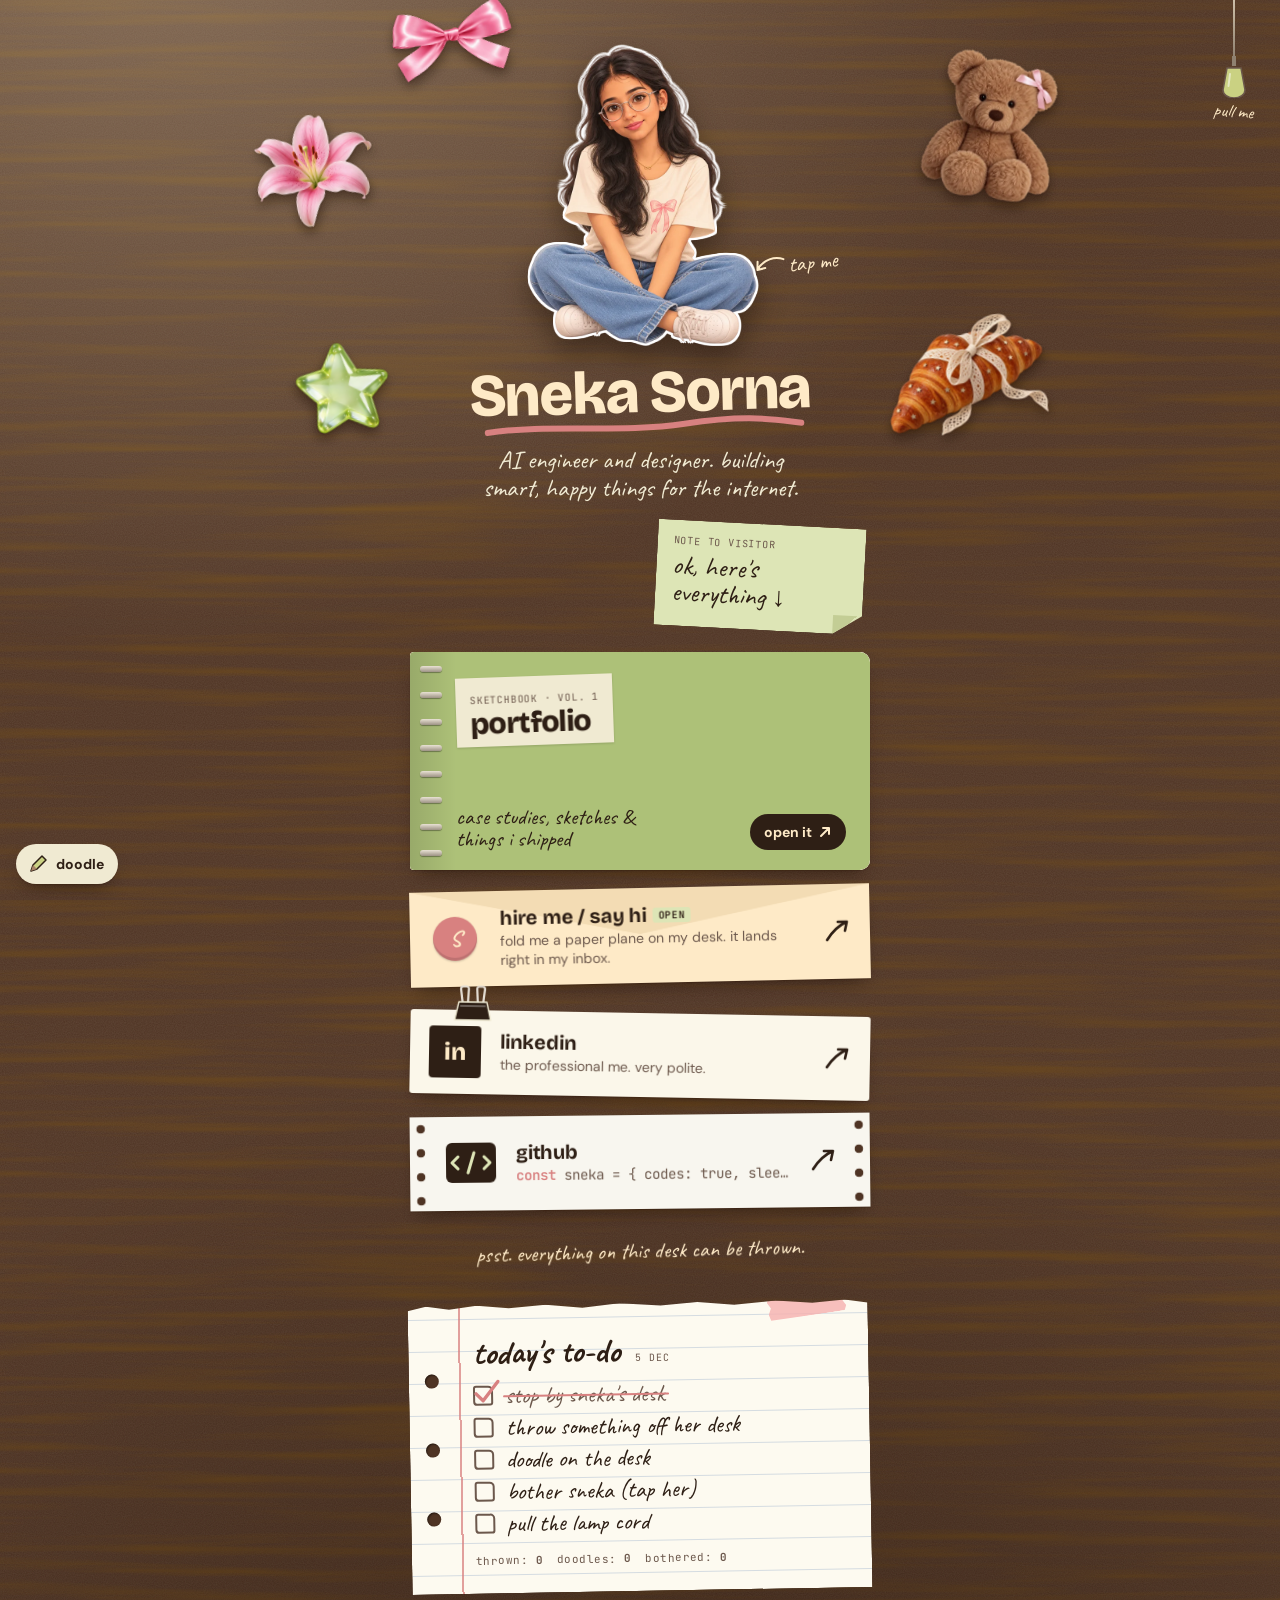
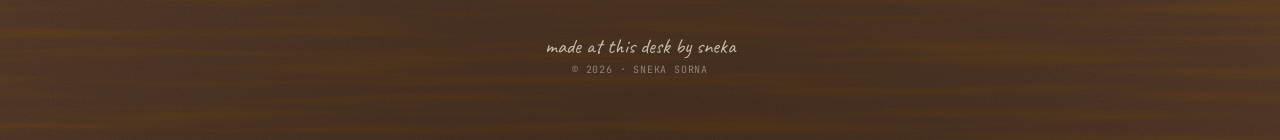
<file: index.html>
<!doctype html>
<html lang="en">
<head>
  <meta charset="utf-8">
  <meta name="viewport" content="width=device-width,initial-scale=1,viewport-fit=cover">
  <title>Sneka's Desk</title>
  <meta name="description" content="Sneka Sorna: AI engineer and designer in Chennai. Portfolio, contact, LinkedIn, GitHub and more, all on one desk.">
  <meta property="og:title" content="Sneka's Desk">
  <meta property="og:description" content="Sneka Sorna: AI engineer and designer in Chennai. Portfolio, contact, LinkedIn, GitHub and more, all on one desk.">
  <meta property="og:type" content="website">
  <link rel="icon" type="image/webp" href="img/avatar-happy.webp">
  <link rel="preconnect" href="https://fonts.googleapis.com">
  <link rel="preconnect" href="https://fonts.gstatic.com" crossorigin>
  <link rel="stylesheet" href="https://fonts.googleapis.com/css2?family=Bricolage+Grotesque:opsz,wght@12..96,700;12..96,800&family=Caveat:wght@500;700&family=DM+Sans:opsz,wght@9..40,400;9..40,500;9..40,700&family=JetBrains+Mono:wght@400;600&display=swap">
  <link rel="stylesheet" href="style.css">
  <script defer src="https://cdn.vercel-insights.com/v1/script.js"></script>
</head>
<body>

<div id="desk">
  <div id="play" aria-hidden="true"></div>

  <main id="col">
    <header class="hero" id="hero">
      <div class="sheet me">
        <button class="avatar" id="avatar" type="button" aria-label="Tap Sneka's avatar to hear a thought">
          <img id="avImg" src="img/avatar-happy.webp" alt="Illustrated Sneka sitting cross-legged, smiling" width="640" height="764" draggable="false">
        </button>
      </div>
      <p class="tapme" id="tapme" aria-hidden="true">
        <svg viewBox="0 0 34 24"><path d="M32 6 C24 2, 12 4, 5 14 M5 14 l1 -8 M5 14 l8 -1" stroke="currentColor" stroke-width="2" fill="none" stroke-linecap="round"/></svg>tap me
      </p>
      <div class="thought" id="thought" role="status" aria-live="polite"></div>
      <div class="burst" id="burst" aria-hidden="true"></div>

      <h1 class="name">Sneka Sorna
        <svg class="ul" viewBox="0 0 400 18" preserveAspectRatio="none" aria-hidden="true"><path d="M4 12 C80 4, 170 16, 250 8 S 360 6, 396 10" stroke="#d88180" stroke-width="6" fill="none" stroke-linecap="round"/></svg>
      </h1>
      <p class="bio">AI engineer and designer. building smart, happy things for the internet.</p>
    </header>

    <div class="sticky" aria-hidden="true"><small>note to visitor</small>ok, here's everything ↓</div>

    <nav class="links" id="links" aria-label="Links">
      <a class="paper book" href="portfolio/index.html" style="--i:0">
        <div class="book-in">
          <div class="page" aria-hidden="true">
            <h4>selected work</h4>
            <div class="thumb"><img src="portfolio/img/projects/transcriber-final.webp" alt="" loading="lazy"><span>transcriber</span></div>
            <div class="thumb"><img src="portfolio/img/projects/shehealth-final.webp" alt="" loading="lazy"><span>shehealth</span></div>
          </div>
          <div class="cover">
            <div class="lbl"><span>sketchbook · vol. 1</span><b>portfolio</b></div>
            <div class="row">
              <span class="note">case studies, sketches &amp; things i shipped</span>
              <span class="pill">open it
                <svg width="14" height="14" viewBox="0 0 14 14" aria-hidden="true"><path d="M3 11 L11 3 M5 3 h6 v6" stroke="currentColor" stroke-width="2" fill="none" stroke-linecap="round" stroke-linejoin="round"/></svg>
              </span>
            </div>
          </div>
          <div class="rings" aria-hidden="true"><i></i><i></i><i></i><i></i><i></i><i></i><i></i><i></i></div>
        </div>
      </a>

      <a class="paper env" href="portfolio/index.html#contact" style="--r:-1.2deg; --i:1">
        <div class="vis"><span class="seal" aria-hidden="true">S</span></div>
        <div class="t">
          <h3><span class="hl">hire me / say hi</span><span class="tag">open</span></h3>
          <p>fold me a paper plane on my desk. it lands right in my inbox.</p>
        </div>
        <svg class="go" viewBox="0 0 34 34" aria-hidden="true"><path d="M7 26 C12 18, 18 12, 27 8 M27 8 l-9 0 M27 8 l-2 9" stroke="currentColor" stroke-width="2.6" fill="none" stroke-linecap="round" stroke-linejoin="round"/></svg>
      </a>

      <a class="paper card" href="https://www.linkedin.com/in/snekasornaps" target="_blank" rel="noopener" style="--r:1deg; --i:2">
        <svg class="clip" viewBox="0 0 44 38" aria-hidden="true"><path d="M12 21 L10 5 Q10 2.5 12.5 2.5 H15.5 Q18 2.5 17.8 5 L17 21 M27 21 L26.2 5 Q26 2.5 28.5 2.5 H31.5 Q34 2.5 34 5 L32 21" stroke="#e4ddd3" stroke-width="2.2" fill="none" stroke-linecap="round" stroke-linejoin="round"/><path d="M4 36 L8 18 h28 l4 18 z" fill="#2e1f15" stroke="#f0ead2" stroke-width="1.4" stroke-linejoin="round"/><path d="M10 22 h24" stroke="#fff" stroke-opacity=".28" stroke-width="2" stroke-linecap="round"/></svg>
        <div class="vis">in</div>
        <div class="t"><h3><span class="hl">linkedin</span></h3><p>the professional me. very polite.</p></div>
        <svg class="go" viewBox="0 0 34 34" aria-hidden="true"><path d="M7 26 C12 18, 18 12, 27 8 M27 8 l-9 0 M27 8 l-2 9" stroke="currentColor" stroke-width="2.6" fill="none" stroke-linecap="round" stroke-linejoin="round"/></svg>
      </a>

      <a class="paper strip" href="https://github.com/sneka-06" target="_blank" rel="noopener" style="--r:-.6deg; --i:3">
        <div class="vis"><svg viewBox="0 0 62 62" aria-hidden="true"><rect x="6" y="10" width="50" height="40" rx="6" fill="#2e1f15"/><path d="M18 24 l-6 6 l6 6 M44 24 l6 6 l-6 6 M34 20 l-6 20" stroke="#dde5b6" stroke-width="3" fill="none" stroke-linecap="round" stroke-linejoin="round"/></svg></div>
        <div class="t"><h3><span class="hl">github</span></h3><p class="code"><b>const</b> sneka = { codes: true, sleeps: "sometimes" }<span class="caret"></span></p></div>
        <svg class="go" viewBox="0 0 34 34" aria-hidden="true"><path d="M7 26 C12 18, 18 12, 27 8 M27 8 l-9 0 M27 8 l-2 9" stroke="currentColor" stroke-width="2.6" fill="none" stroke-linecap="round" stroke-linejoin="round"/></svg>
      </a>


      <!-- hidden until the Dribbble profile is live: remove "hidden" to bring the card back -->
      <a class="paper idx" hidden href="https://dribbble.com/snekasornaps" target="_blank" rel="noopener" style="--r:-1deg; --i:5">
        <div class="vis"><svg viewBox="0 0 62 62" aria-hidden="true"><circle cx="31" cy="31" r="21" fill="#f7b1b0" stroke="#2e1f15" stroke-width="2.5"/><path d="M14 22 C26 26, 40 24, 49 18 M12 36 C26 30, 40 34, 46 46 M22 12 C30 22, 38 36, 38 51" stroke="#2e1f15" stroke-width="2.2" fill="none"/></svg></div>
        <div class="t"><h3><span class="hl">dribbble</span><span class="tag">wip</span></h3><p>ui shots and little experiments.</p></div>
        <svg class="go" viewBox="0 0 34 34" aria-hidden="true"><path d="M7 26 C12 18, 18 12, 27 8 M27 8 l-9 0 M27 8 l-2 9" stroke="currentColor" stroke-width="2.6" fill="none" stroke-linecap="round" stroke-linejoin="round"/></svg>
      </a>
    </nav>

    <p class="hint">psst. everything on this desk can be thrown.</p>

    <section class="todo" id="todo" aria-label="Visitor to-do list">
      <span class="tape" aria-hidden="true"></span>
      <div class="holes" aria-hidden="true"><i></i><i></i><i></i></div>
      <h2>today's to-do <small id="date"></small></h2>
      <ul>
        <li data-k="visit" class="done"><span class="box"><svg viewBox="0 0 30 30"><path d="M5 16 L12 23 L27 4" stroke="#d88180" stroke-width="3.4" fill="none" stroke-linecap="round" stroke-linejoin="round"/></svg></span><span class="lbl">stop by sneka's desk</span></li>
        <li data-k="throw"><span class="box"><svg viewBox="0 0 30 30"><path d="M5 16 L12 23 L27 4" stroke="#d88180" stroke-width="3.4" fill="none" stroke-linecap="round" stroke-linejoin="round"/></svg></span><span class="lbl">throw something off her desk</span></li>
        <li data-k="doodle"><span class="box"><svg viewBox="0 0 30 30"><path d="M5 16 L12 23 L27 4" stroke="#d88180" stroke-width="3.4" fill="none" stroke-linecap="round" stroke-linejoin="round"/></svg></span><span class="lbl">doodle on the desk</span></li>
        <li data-k="avatar"><span class="box"><svg viewBox="0 0 30 30"><path d="M5 16 L12 23 L27 4" stroke="#d88180" stroke-width="3.4" fill="none" stroke-linecap="round" stroke-linejoin="round"/></svg></span><span class="lbl">bother sneka (tap her)</span></li>
        <li data-k="lamp"><span class="box"><svg viewBox="0 0 30 30"><path d="M5 16 L12 23 L27 4" stroke="#d88180" stroke-width="3.4" fill="none" stroke-linecap="round" stroke-linejoin="round"/></svg></span><span class="lbl">pull the lamp cord</span></li>
      </ul>
      <p class="tally"><span>thrown: <b id="cThrow">0</b></span><span>doodles: <b id="cDoodle">0</b></span><span>bothered: <b id="cAvatar">0</b></span></p>
      <div class="stamp" id="stamp" aria-hidden="true">certified<br>desk menace<small id="stampDate"></small></div>
    </section>

    <footer id="foot">made at this desk by sneka<span>© 2026 · sneka sorna</span></footer>
  </main>
</div>

<canvas id="ink" aria-hidden="true"></canvas>
<div id="night" aria-hidden="true"></div>

<div class="lamp" id="lamp">
  <span class="cord"></span>
  <button type="button" id="lampBtn" aria-label="Pull the lamp cord to switch day and night" aria-pressed="false">
    <svg viewBox="0 0 30 42" aria-hidden="true"><rect x="13" y="0" width="4" height="10" fill="#8f8170"/><path d="M8 12 h14 l4 22 a11 8 0 0 1 -22 0 z" fill="#cad182" stroke="#6c584c" stroke-width="1.5"/><path d="M11 18 l-1.5 12" stroke="#fff" stroke-opacity=".5" stroke-width="2" stroke-linecap="round"/></svg>
  </button>
  <span class="lbl">pull me</span>
</div>

<button class="tool" id="doodleBtn" type="button" aria-pressed="false">
  <svg viewBox="0 0 20 20" aria-hidden="true"><path d="M3 17 l2 -6 l9 -9 l4 4 l-9 9 z" fill="#cad182" stroke="#2e1f15" stroke-width="1.5" stroke-linejoin="round"/><path d="M3 17 l2 -6 l4 4 z" fill="#a98467"/></svg>
  <span id="doodleLbl">doodle</span>
</button>

<div class="toast" id="toast" role="status" aria-live="polite"></div>

<script>
(() => {
  const $ = s => document.querySelector(s);
  const reduce = matchMedia('(prefers-reduced-motion: reduce)').matches;
  const rand = (a, b) => a + Math.random() * (b - a);

  /* ---------- toast ---------- */
  const toastEl = $('#toast'); let toastT;
  const toast = msg => { toastEl.textContent = msg; toastEl.classList.add('show'); clearTimeout(toastT); toastT = setTimeout(() => toastEl.classList.remove('show'), 2200); };

  /* ---------- to-do ---------- */
  const counts = { throw: 0, doodle: 0, avatar: 0 };
  const done = new Set(['visit']);
  const d = new Date();
  $('#date').textContent = d.toLocaleDateString('en-GB', { day: 'numeric', month: 'short' });
  $('#stampDate').textContent = d.toLocaleDateString('en-GB', { day: '2-digit', month: '2-digit', year: 'numeric' });
  function tick(k) {
    if (counts[k] !== undefined) { counts[k]++; const el = $('#c' + k[0].toUpperCase() + k.slice(1)); if (el) el.textContent = counts[k]; }
    if (done.has(k)) return;
    done.add(k);
    const li = document.querySelector(`.todo li[data-k="${k}"]`); if (li) li.classList.add('done');
    if (done.size === 5) setTimeout(() => { $('#stamp').classList.add('on'); toast('all done. you are officially a desk menace.'); navigator.vibrate?.([10, 40, 20]); }, 650);
  }

  /* ---------- avatar ---------- */
  const faces = ['wow', 'think', 'happy', 'happy', 'wow', 'happy', 'think', 'happy'];
  ['happy', 'think', 'wow'].forEach(k => { const i = new Image(); i.src = `img/avatar-${k}.webp`; });
  const lines = ['Hey, you! Yes, you. 👀', 'Wait… I have an idea!', "Let's make something cool today.", 'Tiny steps, big dreams. ✨', 'Oops, I did it again!', 'Currently running on coffee ☕', 'What if we tried something different?', 'Stay a little curious, okay? 💛'];
  let li = 0, thoughtT;
  const avatar = $('#avatar'), thought = $('#thought'), burst = $('#burst');
  // the bubble lives on the desk's top layer so thrown objects can never cover it
  $('#desk').appendChild(thought);
  function placeThought() {
    const ar = avatar.getBoundingClientRect(), dr = $('#desk').getBoundingClientRect(), w = thought.offsetWidth;
    const small = innerWidth < 900;
    const h = thought.offsetHeight;
    // keep clear of the face: beside the head on wide screens, above the head on phones
    const x = small ? Math.min(dr.width - w - 10, ar.left - dr.left + ar.width / 2 + 6) : ar.right - dr.left - 24;
    const y = small ? Math.max(6, ar.top - dr.top - h - 14) : ar.top - dr.top - 18;
    thought.style.left = Math.max(10, x) + 'px'; thought.style.top = y + 'px';
  }
  addEventListener('resize', () => { if (thought.classList.contains('show')) placeThought(); });
  const doodles = [
    c => `<path d="M0 -9 L2.6 -2.6 L9 0 L2.6 2.6 L0 9 L-2.6 2.6 L-9 0 L-2.6 -2.6 Z" fill="none" stroke="${c}" stroke-width="2" stroke-linejoin="round"/>`,
    c => `<path d="M0 7 C-10 0, -7 -9, 0 -4 C7 -9, 10 0, 0 7 Z" fill="${c}"/>`,
    c => `<path d="M0 0 c3 -2 5 2 2 5 c-4 3 -9 -2 -6 -7 c4 -6 13 -3 12 4" fill="none" stroke="${c}" stroke-width="2" stroke-linecap="round"/>`,
    c => `<path d="M-4 6 h8 M-3 9 h6 M-5 3 C-10 -2, -6 -10, 0 -10 C6 -10, 10 -2, 5 3 Z" fill="none" stroke="${c}" stroke-width="2" stroke-linecap="round" stroke-linejoin="round"/>`,
    c => `<path d="M-8 0 h16 M0 -8 v16" stroke="${c}" stroke-width="2.4" stroke-linecap="round"/>`
  ];
  const cols = ['#d88180', '#feeac7', '#dde5b6', '#f7b1b0', '#cad182'];
  avatar.addEventListener('click', () => {
    const n = li++ % lines.length;
    thought.textContent = lines[n]; $('#avImg').src = `img/avatar-${faces[n]}.webp`;
    placeThought(); thought.classList.add('show'); clearTimeout(thoughtT); thoughtT = setTimeout(() => { thought.classList.remove('show'); $('#avImg').src = 'img/avatar-happy.webp'; }, 2800);
    $('#tapme').classList.add('gone');
    tick('avatar'); navigator.vibrate?.(8);
    if (reduce) return;
    avatar.animate([{ transform: 'scale(1,1)' }, { transform: 'scale(1.07,.9) translateY(6px)' }, { transform: 'scale(.96,1.06) translateY(-4px)' }, { transform: 'scale(1,1)' }], { duration: 480, easing: 'cubic-bezier(.3,.7,.4,1)' });
    for (let i = 0; i < 9; i++) {
      const s = document.createElementNS('http://www.w3.org/2000/svg', 'svg');
      s.setAttribute('width', 1); s.setAttribute('height', 1);
      s.innerHTML = doodles[i % doodles.length](cols[(i + li) % cols.length]);
      burst.appendChild(s);
      const ang = rand(-Math.PI * .95, -Math.PI * .05), dist = rand(80, 150), sc = rand(1, 1.8);
      s.animate([
        { transform: `translate(0,0) scale(.3) rotate(0deg)`, opacity: 1 },
        { transform: `translate(${Math.cos(ang) * dist}px, ${Math.sin(ang) * dist}px) scale(${sc}) rotate(${rand(-200, 200)}deg)`, opacity: 1, offset: .65 },
        { transform: `translate(${Math.cos(ang) * dist * 1.1}px, ${Math.sin(ang) * dist + 40}px) scale(${sc * .8}) rotate(${rand(-260, 260)}deg)`, opacity: 0 }
      ], { duration: rand(800, 1100), delay: i * 22, easing: 'cubic-bezier(.2,.8,.3,1)', fill: 'both' }).onfinish = () => s.remove();
    }
  });

  /* ---------- desk objects (custom physics) ---------- */
  const SVG = {
    croissant: `<img src="img/croissant.webp" alt="" draggable="false">`,
    bow: `<img src="img/bow.webp" alt="" draggable="false">`,
    star: `<img src="img/star.webp" alt="" draggable="false">`,
    lily: `<img src="img/lily.webp" alt="" draggable="false">`,
    teddy: `<img src="img/teddy.webp" alt="" draggable="false">`
  };
  // fr = friction per frame (lower = heavier), b = bounce.
  // d / m = [x, y, rotation]: the object's centre, measured from the avatar's centre in avatar-widths (desktop / phone).
  const OBJ = [
    { id: 'teddy', w: 130, h: 148, fr: .9, b: .35, say: 'my desk buddy 🧸', d: [1.4, -.28, 6], m: [-.66, -.14, -6] },
    { id: 'croissant', w: 160, h: 113, fr: .92, b: .4, say: 'fancy croissant, fancy day 🥐', d: [1.3, .72, -8], m: [.62, .3, -8] },
    { id: 'lily', w: 120, h: 111, fr: .95, b: .5, say: 'lilies make everything prettier', d: [-1.3, -.1, -10], m: [.66, -.2, -10] },
    { id: 'bow', w: 120, h: 71, fr: .96, b: .6, say: "everything's better with a bow 🎀", d: [-.75, -.62, -8], m: [-.58, -.84, -8] },
    { id: 'star', w: 90, h: 91, fr: .95, b: .7, say: "you're doing great ⭐", d: [-1.2, .78, 12], m: [.22, -.88, 12] }
  ];

  const desk = $('#desk'), play = $('#play'), avatarEl = $('#avatar');
  let W = 0, H = 0, mobile = false, sc = 1, z = 31, raf = 0, last = 0;
  const S = OBJ.map(o => {
    const el = document.createElement('div');
    el.className = 'obj';
    el.innerHTML = SVG[o.id] + `<span class="say">${o.say}</span>`;
    play.appendChild(el);
    return { o, el, w: o.w, h: o.h, x: 0, y: 0, a: 0, vx: 0, vy: 0, va: 0, s: 1, moved: false, drag: false, boop: 0 };
  });

  function home(st) {
    const ar = avatarEl.getBoundingClientRect(), dr = desk.getBoundingClientRect();
    const A = ar.width, cx = ar.left - dr.left + A / 2, cy = ar.top - dr.top + ar.height / 2;
    const [fx, fy, r] = mobile ? st.o.m : st.o.d;
    st.a = r; st.x = cx + fx * A - st.w / 2; st.y = cy + fy * A - st.h / 2;
  }
  const clamp = st => {
    st.x = Math.min(W - st.w * .55, Math.max(-st.w * .45, st.x));
    st.y = Math.min(H - st.h * .6, Math.max(0, st.y));
  };
  const paint = st => { st.el.style.transform = `translate3d(${st.x}px,${st.y}px,0) rotate(${st.a}deg) scale(${st.s})`; };

  function layout() {
    W = desk.offsetWidth; H = desk.offsetHeight;
    mobile = W < 900; sc = !mobile ? 1 : W < 600 ? .55 : .72;
    S.forEach(st => {
      st.w = st.o.w * sc; st.h = st.o.h * sc;
      st.el.style.width = st.w + 'px'; st.el.style.height = st.h + 'px';
      if (!st.moved) home(st);
      clamp(st); paint(st);
    });
  }
  $('#avImg').addEventListener('load', layout);

  function step(t) {
    const k = Math.min(2.5, (t - (last || t - 16.7)) / 16.7); last = t;
    let busy = false;
    S.forEach(st => {
      const target = st.drag ? 1.08 : 1 + st.boop;
      st.s += (target - st.s) * Math.min(1, .3 * k);
      st.boop *= Math.pow(.8, k);
      if (Math.abs(target - st.s) > .002 || st.boop > .002) busy = true;
      if (st.drag) { busy = true; paint(st); return; }
      const o = st.o;
      st.x += st.vx * k; st.y += st.vy * k; st.a += st.va * k;
      const f = Math.pow(o.fr, k);
      st.vx *= f; st.vy *= f; st.va *= Math.pow(.9, k);
      const minX = -st.w * .45, maxX = W - st.w * .55, maxY = H - st.h * .6;
      if (st.x < minX) { st.x = minX; st.vx = Math.abs(st.vx) * o.b; st.va += st.vy * .3; }
      if (st.x > maxX) { st.x = maxX; st.vx = -Math.abs(st.vx) * o.b; st.va -= st.vy * .3; }
      if (st.y < 0) { st.y = 0; st.vy = Math.abs(st.vy) * o.b; st.va -= st.vx * .3; }
      if (st.y > maxY) { st.y = maxY; st.vy = -Math.abs(st.vy) * o.b; st.va += st.vx * .3; }
      if (Math.abs(st.vx) > .05 || Math.abs(st.vy) > .05 || Math.abs(st.va) > .05) busy = true;
      paint(st);
    });
    raf = busy ? requestAnimationFrame(step) : 0;
    if (!busy) last = 0;
  }
  const kick = () => { if (!raf) raf = requestAnimationFrame(step); };

  S.forEach(st => {
    const el = st.el; let pid = -1, ox = 0, oy = 0, sx = 0, sy = 0, t0 = 0, moved = 0, hist = [], sayT;
    const pos = e => { const r = desk.getBoundingClientRect(); return { x: e.clientX - r.left, y: e.clientY - r.top, t: e.timeStamp }; };
    const talk = () => { el.classList.add('talk'); clearTimeout(sayT); sayT = setTimeout(() => el.classList.remove('talk'), 1700); };
    el.addEventListener('pointerdown', e => {
      if (pid !== -1) return;
      e.preventDefault(); pid = e.pointerId; el.setPointerCapture(pid);
      const p = pos(e); ox = p.x - st.x; oy = p.y - st.y; sx = p.x; sy = p.y; t0 = e.timeStamp; moved = 0; hist = [p];
      st.drag = true; st.vx = st.vy = 0; el.style.zIndex = ++z; el.classList.add('drag'); kick();
    });
    el.addEventListener('pointermove', e => {
      if (e.pointerId !== pid) return;
      const p = pos(e); moved = Math.max(moved, Math.hypot(p.x - sx, p.y - sy));
      const nx = p.x - ox, ny = p.y - oy;
      st.a += Math.max(-1.6, Math.min(1.6, (nx - st.x) * .14));
      st.x = nx; st.y = ny; clamp(st);
      hist.push(p); while (hist.length > 2 && p.t - hist[0].t > 90) hist.shift();
    });
    const up = e => {
      if (e.pointerId !== pid) return;
      pid = -1; st.drag = false; el.classList.remove('drag');
      if (moved < 6 && e.timeStamp - t0 < 350) {
        st.boop = .18; st.va = (Math.random() < .5 ? -1 : 1) * 7; talk();
      } else {
        const a = hist[0], b = hist[hist.length - 1], dt = Math.max(16, b.t - a.t), cap = v => Math.max(-40, Math.min(40, v));
        st.vx = cap((b.x - a.x) / dt * 16.7); st.vy = cap((b.y - a.y) / dt * 16.7); st.va = st.vx * .25;
        st.moved = true;
        if (Math.hypot(st.vx, st.vy) > 4) { tick('throw'); navigator.vibrate?.(6); if (st.o.id === 'teddy') { el.querySelector('.say').textContent = 'hey! be nice to teddy!'; talk(); setTimeout(() => el.querySelector('.say').textContent = st.o.say, 1800); } }
      }
      kick();
    };
    el.addEventListener('pointerup', up); el.addEventListener('pointercancel', up);
  });

  new ResizeObserver(layout).observe(desk);
  layout();
  document.fonts?.ready.then(layout);
  if (!reduce) S.forEach((st, i) => st.el.animate([{ opacity: 0, translate: '0 -24px' }, { opacity: 1, translate: '0 0' }], { duration: 500, delay: 380 + i * 60, easing: 'cubic-bezier(.22,1.45,.42,1)', fill: 'backwards' }));

  /* ---------- cursor trail (sparkles by day, fireflies by night) + marker doodles ---------- */
  const cv = $('#ink'), ctx = cv.getContext('2d');
  const dpr = Math.min(2, devicePixelRatio || 1);
  const size = () => { cv.width = Math.round(innerWidth * dpr); cv.height = Math.round(innerHeight * dpr); };
  size(); addEventListener('resize', size);
  const strokes = [], bits = []; let cur = null, prev = null, inkRaf = 0, doodleMode = false;
  const P = (e) => ({ x: e.clientX + scrollX, y: e.clientY + scrollY, t: performance.now() });
  const isNight = () => document.body.classList.contains('night');
  const SPARK = ['#cdb9e6', '#f1c86b', '#f7b1b0', '#fffaf0', '#dde5b6'];
  function spawn(x, y, burst) {
    const night = isNight(), now = performance.now();
    const n = burst ? (night ? 5 : 7) : (night ? 1 : (Math.random() < .5 ? 1 : 2));
    for (let i = 0; i < n; i++) {
      if (night) bits.push({ k: 'fly', x: x + rand(-6, 6), y: y + rand(-6, 6), born: now, life: rand(1500, 2400), r: rand(1.6, 3), vx: rand(-.25, .25) * (burst ? 3 : 1), vy: rand(-.6, -.2) * (burst ? 2 : 1), ph: rand(0, 6.3) });
      else bits.push({ k: 'spark', x: x + rand(-8, 8), y: y + rand(-8, 8), born: now, life: rand(850, 1250), s: rand(4, burst ? 11 : 8.5), c: SPARK[(Math.random() * SPARK.length) | 0], vx: rand(-.3, .3) * (burst ? 4 : 1), vy: rand(-.1, .35) + (burst ? rand(-1.2, .4) : 0), rot: rand(0, .8), ph: rand(0, 6.3) });
    }
    if (bits.length > 140) bits.splice(0, bits.length - 140);
  }
  function star4(x, y, sz) {
    ctx.beginPath(); ctx.moveTo(x, y - sz);
    ctx.quadraticCurveTo(x, y, x + sz, y); ctx.quadraticCurveTo(x, y, x, y + sz);
    ctx.quadraticCurveTo(x, y, x - sz, y); ctx.quadraticCurveTo(x, y, x, y - sz); ctx.fill();
  }
  function drawInk() {
    const now = performance.now();
    ctx.setTransform(dpr, 0, 0, dpr, 0, 0); ctx.clearRect(0, 0, innerWidth, innerHeight);
    ctx.lineCap = 'round'; ctx.lineJoin = 'round';
    const night = isNight();
    // marker doodles
    for (let i = strokes.length - 1; i >= 0; i--) {
      const st = strokes[i], life = 4200, pts = st.pts;
      while (pts.length && now - pts[0].t > life && st !== cur) pts.shift();
      if (!pts.length) { if (st !== cur) strokes.splice(i, 1); continue; }
      ctx.strokeStyle = night ? '#cad182' : '#d88180'; ctx.lineWidth = 5;
      for (let j = 1; j < pts.length; j++) {
        const a = pts[j - 1], b = pts[j], age = (now - b.t) / life;
        ctx.globalAlpha = Math.max(0, 1 - age * age) * .9;
        ctx.beginPath(); ctx.moveTo(a.x - scrollX, a.y - scrollY); ctx.lineTo(b.x - scrollX, b.y - scrollY); ctx.stroke();
      }
    }
    // sparkles + fireflies
    for (let i = bits.length - 1; i >= 0; i--) {
      const q = bits[i], t = (now - q.born) / q.life;
      if (t >= 1) { bits.splice(i, 1); continue; }
      q.x += q.vx; q.y += q.vy;
      const sx = q.x - scrollX, sy = q.y - scrollY;
      if (q.k === 'spark') {
        q.vy += .012; q.vx *= .98;
        const grow = Math.sin(Math.PI * Math.min(1, t * 1.15)) ** .6;
        ctx.globalAlpha = (1 - t * t) * (.7 + .3 * Math.sin(now / 45 + q.ph));
        ctx.fillStyle = q.c; ctx.shadowColor = q.c; ctx.shadowBlur = 6;
        ctx.save(); ctx.translate(sx, sy); ctx.rotate(q.rot); star4(0, 0, q.s * grow); ctx.restore();
      } else {
        q.x += Math.sin(now / 260 + q.ph) * .3;
        const fade = Math.min(1, t * 5) * (1 - t);
        const blink = .5 + .5 * Math.sin(now / 170 + q.ph);
        ctx.shadowBlur = 0;
        const g = ctx.createRadialGradient(sx, sy, 0, sx, sy, q.r * 6);
        g.addColorStop(0, 'rgba(246,226,122,.55)'); g.addColorStop(1, 'rgba(246,226,122,0)');
        ctx.globalAlpha = fade * (.35 + .65 * blink); ctx.fillStyle = g;
        ctx.beginPath(); ctx.arc(sx, sy, q.r * 6, 0, Math.PI * 2); ctx.fill();
        ctx.fillStyle = '#fff6c2'; ctx.beginPath(); ctx.arc(sx, sy, q.r, 0, Math.PI * 2); ctx.fill();
      }
    }
    ctx.shadowBlur = 0; ctx.globalAlpha = 1;
    inkRaf = (strokes.length || bits.length) ? requestAnimationFrame(drawInk) : 0;
  }
  const kickInk = () => { if (!inkRaf) inkRaf = requestAnimationFrame(drawInk); };
  addEventListener('pointermove', e => {
    document.documentElement.style.setProperty('--lx', e.clientX + 'px');
    document.documentElement.style.setProperty('--ly', e.clientY + 'px');
    if (cur && e.pointerId === cur.pid) { const p = P(e); const l = cur.pts[cur.pts.length - 1]; cur.len += Math.hypot(p.x - l.x, p.y - l.y); cur.pts.push(p); kickInk(); return; }
    if (reduce || e.pointerType === 'touch' || S.some(s => s.drag)) return;
    const p = P(e);
    if (prev && Math.hypot(p.x - prev.x, p.y - prev.y) < (isNight() ? 26 : 14)) return;
    prev = p; spawn(p.x, p.y, false); kickInk();
  }, { passive: true });
  // phones have no cursor: a small burst where you tap
  addEventListener('pointerdown', e => {
    if (reduce || e.pointerType !== 'touch' || doodleMode) return;
    const p = P(e); spawn(p.x, p.y, true); kickInk();
  }, { passive: true });
  const blocked = t => t.closest('a, button, .obj, .paper, .sticky, .todo, .sheet, h1, p, .lamp, input');
  addEventListener('pointerdown', e => {
    const onCanvas = e.target === cv;
    if (!onCanvas && (e.pointerType === 'touch' || blocked(e.target))) return;
    if (!onCanvas && e.button !== 0) return;
    e.preventDefault();
    cur = { kind: 'marker', pts: [P(e)], len: 0, pid: e.pointerId }; strokes.push(cur); kickInk();
  });
  const endMarker = e => {
    if (!cur || e.pointerId !== cur.pid) return;
    if (cur.len > 60) tick('doodle');
    cur = null; kickInk();
  };
  addEventListener('pointerup', endMarker); addEventListener('pointercancel', endMarker);
  const dBtn = $('#doodleBtn');
  dBtn.addEventListener('click', () => {
    doodleMode = !doodleMode;
    document.body.classList.toggle('doodling', doodleMode);
    dBtn.setAttribute('aria-pressed', doodleMode);
    $('#doodleLbl').textContent = doodleMode ? 'done' : 'doodle';
    toast(doodleMode ? 'draw anywhere. ink fades in a few seconds.' : 'doodle mode off');
  });
  if (matchMedia('(hover: hover)').matches) setTimeout(() => toast('hold and drag on the desk to doodle'), 2600);

  /* ---------- lamp cord ---------- */
  const lamp = $('#lamp'), lampBtn = $('#lampBtn');
  let lp = -1, ly0 = 0, pulled = 0;
  const toggleNight = () => {
    const on = document.body.classList.toggle('night');
    lampBtn.setAttribute('aria-pressed', on);
    if (!matchMedia('(hover: hover)').matches) { document.documentElement.style.setProperty('--lx', '50vw'); document.documentElement.style.setProperty('--ly', '28vh'); }
    toast(on ? 'night shift. desk lamp on.' : 'good morning ☀️');
    tick('lamp'); navigator.vibrate?.(12);
  };
  lampBtn.addEventListener('pointerdown', e => { lp = e.pointerId; lampBtn.setPointerCapture(lp); ly0 = e.clientY; pulled = 0; lamp.classList.add('pulling'); });
  lampBtn.addEventListener('pointermove', e => {
    if (e.pointerId !== lp) return;
    pulled = Math.max(0, Math.min(70, e.clientY - ly0));
    lampBtn.style.transform = `translateY(${pulled}px)`;
  });
  const lampUp = e => {
    if (e.pointerId !== lp) return;
    lp = -1; lamp.classList.remove('pulling'); lampBtn.style.transform = '';
    if (pulled > 22) { toggleNight(); lampBtn.dataset.skip = '1'; }
  };
  lampBtn.addEventListener('pointerup', lampUp); lampBtn.addEventListener('pointercancel', lampUp);
  lampBtn.addEventListener('click', () => {
    if (lampBtn.dataset.skip) { delete lampBtn.dataset.skip; return; }
    if (!reduce) lampBtn.animate([{ transform: 'translateY(0)' }, { transform: 'translateY(34px)' }, { transform: 'translateY(-6px)' }, { transform: 'translateY(0)' }], { duration: 520, easing: 'ease-out' });
    toggleNight();
  });
})();
</script>

</body></html>
</file>
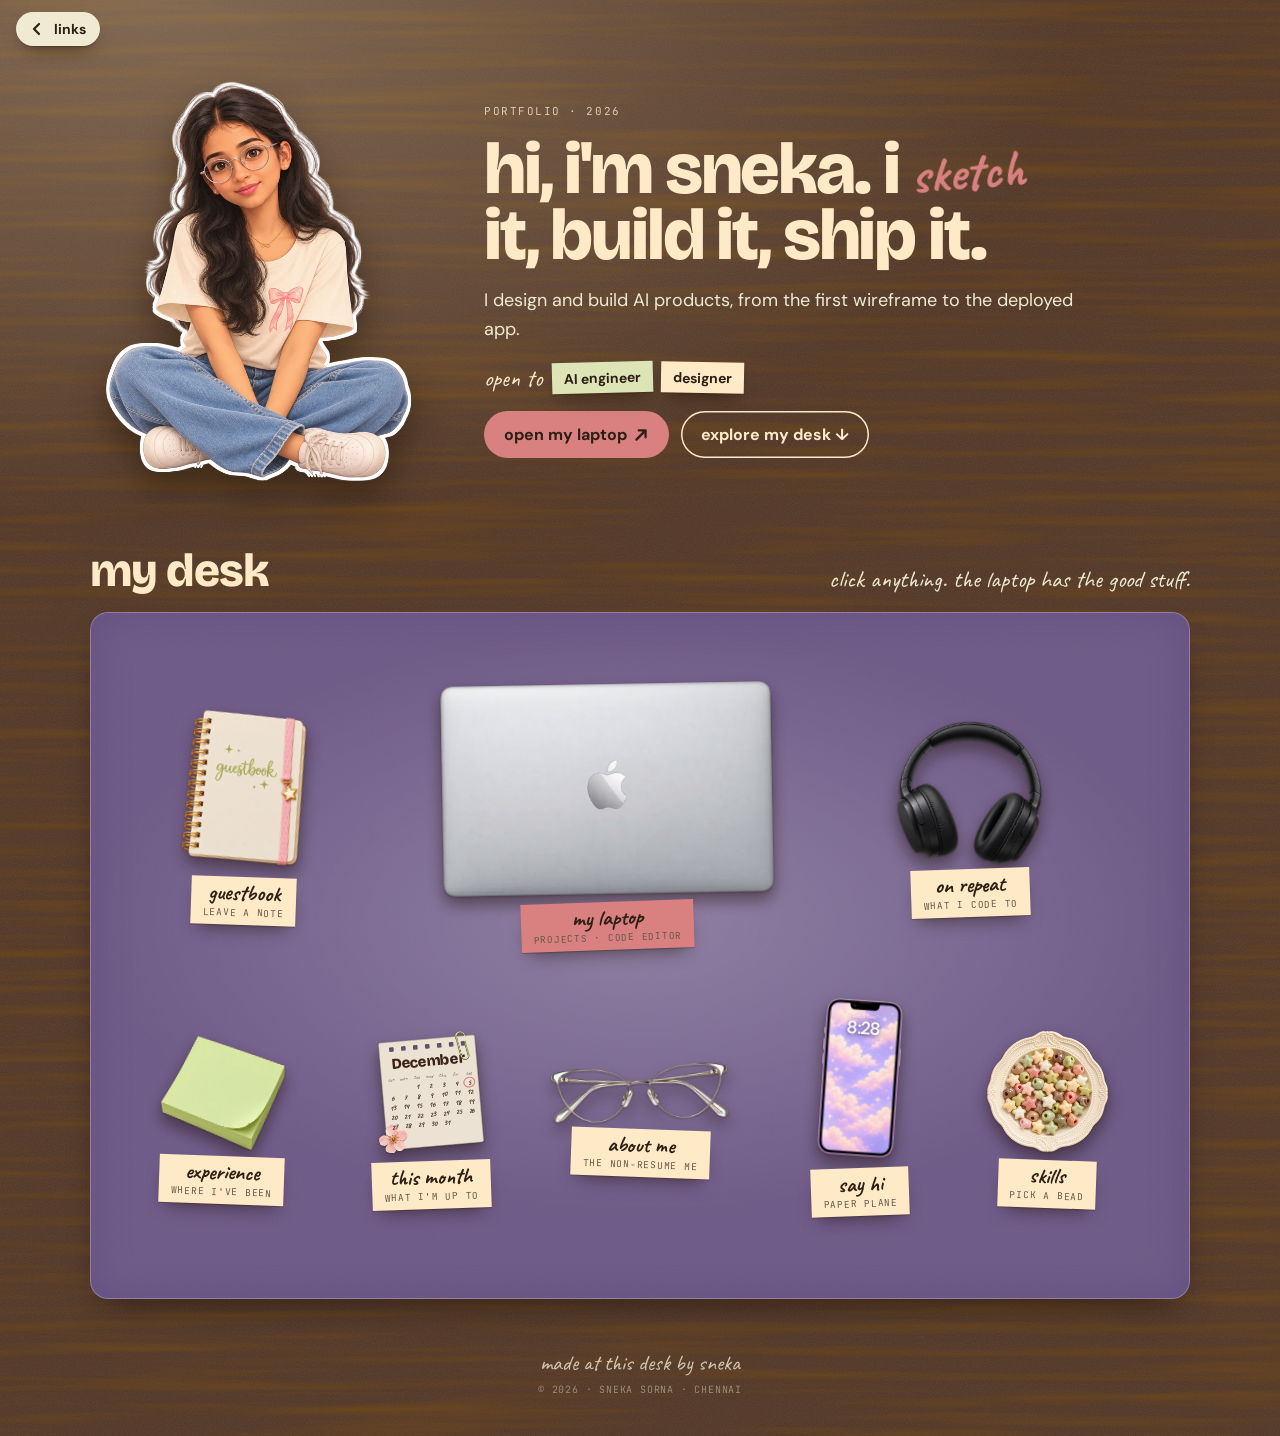
<file: portfolio/index.html>
<!doctype html>
<html lang="en">
<head>
  <meta charset="utf-8">
  <meta name="viewport" content="width=device-width,initial-scale=1,viewport-fit=cover">
  <title>Sneka's Desk Portfolio</title>
  <meta name="description" content="Sneka Sorna: AI engineer and designer in Chennai. AI products, designed and built from the first sketch to the shipped app.">
  <meta property="og:title" content="Sneka's Desk Portfolio">
  <meta property="og:description" content="Sneka Sorna: AI engineer and designer in Chennai. AI products, designed and built from the first sketch to the shipped app.">
  <meta property="og:type" content="website">
  <link rel="icon" type="image/webp" href="img/avatar-happy.webp">
  <link rel="preconnect" href="https://fonts.googleapis.com">
  <link rel="preconnect" href="https://fonts.gstatic.com" crossorigin>
  <link rel="stylesheet" href="https://fonts.googleapis.com/css2?family=Bricolage+Grotesque:opsz,wght@12..96,700;12..96,800&family=Caveat:wght@500;700&family=DM+Sans:opsz,wght@9..40,400;9..40,500;9..40,700&family=JetBrains+Mono:wght@400;600&display=swap">
  <link rel="stylesheet" href="style.css">
  <script defer src="https://cdn.vercel-insights.com/v1/script.js"></script>
</head>
<body>

<div class="topbar">
  <a class="chip" id="backLink" href="../index.html">
    <svg viewBox="0 0 18 18" aria-hidden="true"><path d="M11 4 L6 9 L11 14" stroke="currentColor" stroke-width="2.2" fill="none" stroke-linecap="round" stroke-linejoin="round"/></svg>links
  </a>
</div>

<main>
  <section id="hero" class="wrap" aria-label="Introduction">
    <div class="hero-in">
      <div class="hero-me"><img id="heroImg" src="img/avatar-happy.webp" alt="Illustrated Sneka sitting cross-legged, smiling" width="640" height="764"></div>
      <div class="hero-txt">
        <p class="kicker">portfolio · 2026</p>
        <h1 class="title">hi, i'm sneka. i <em>sketch</em> it, build it, ship it.</h1>
        <p class="lede">I design and build AI products, from the first wireframe to the deployed app.</p>
        <div class="open"><span class="open-l">open to</span><ul class="roles"><li>AI engineer</li><li>designer</li></ul></div>
        <div class="cta">
          <button class="btn big" type="button" data-open="projects" id="ctaLaptop">open my laptop
            <svg width="16" height="16" viewBox="0 0 14 14" aria-hidden="true"><path d="M3 11 L11 3 M5 3 h6 v6" stroke="currentColor" stroke-width="2" fill="none" stroke-linecap="round" stroke-linejoin="round"/></svg></button>
          <a class="btn ghost light" href="#desk">explore my desk ↓</a>
        </div>
      </div>
    </div>
  </section>

  <section id="desk" class="wrap" aria-labelledby="deskTitle">
    <div class="sec-head">
      <h2 id="deskTitle">my desk</h2>
      <p>click anything. the laptop has the good stuff.</p>
    </div>
    <div class="mat" id="mat"></div>
  </section>

  <footer class="wrap">made at this desk by sneka<span>© 2026 · sneka sorna · chennai</span></footer>
</main>

<canvas id="ink" aria-hidden="true"></canvas>
<div class="overlay" id="overlay" hidden></div>
<div class="toast" id="toast" role="status" aria-live="polite"></div>

<script>
(() => {
const $ = (s, r = document) => r.querySelector(s);
const esc = s => String(s).replace(/[&<>"']/g, c => ({ '&': '&amp;', '<': '&lt;', '>': '&gt;', '"': '&quot;', "'": '&#39;' }[c]));
const reduce = matchMedia('(prefers-reduced-motion: reduce)').matches;
const toastEl = $('#toast'); let toastT;
const toast = m => { toastEl.textContent = m; toastEl.classList.add('show'); clearTimeout(toastT); toastT = setTimeout(() => toastEl.classList.remove('show'), 2400); };
const X = '<svg viewBox="0 0 16 16" aria-hidden="true"><path d="M3 3 L13 13 M13 3 L3 13" stroke="currentColor" stroke-width="2.2" stroke-linecap="round"/></svg>';
const EMAIL = 'snekasornaps@gmail.com';
/* contact form: paste your Formspree endpoint here (formspree.io → new form → e.g. 'https://formspree.io/f/abcdwxyz').
   left empty, "say hi" opens the visitor's email app with the note already written. */
const FORM_ENDPOINT = 'https://formspree.io/f/xppprlpw';
/* guestbook: paste the firebaseConfig object from Firebase console → project settings → your apps → web app.
   left null, the guestbook only works when the page is opened on claude.ai. */
const FIREBASE_CONFIG = {
  apiKey: 'AIzaSyBUEuKRiSpWkU1YqctgCQF-0sYETxbz8OI',
  authDomain: 'sneka-desk.firebaseapp.com',
  projectId: 'sneka-desk',
  storageBucket: 'sneka-desk.firebasestorage.app',
  messagingSenderId: '542860720572',
  appId: '1:542860720572:web:3659b3ad109905b06a13b9'
};

/* =============== data (from resume) =============== */
const PROJECTS = [
  { id: 'shehealth', name: 'SheHealth', kind: 'ML · full-stack', mock: 'dashboard', r: -1,
    one: 'an ML-based prediction system for female health disorders.',
    role: 'full-stack + ML',
    problem: 'Checking risk for common female health conditions usually means separate tools, separate visits and a lot of guesswork. SheHealth puts five risk checks, a guided symptom flow and a shareable report in one place.',
    built: [
      'Architected a full-stack platform as microservices: 5 independent Flask backend services plus a React 18 frontend, each containerized with Docker and Docker Compose for isolated deployments.',
      'Integrated 5 ML models (PCOS, anemia, thyroid, osteoporosis, breast cancer) built with scikit-learn, Random Forest and Joblib, each served as its own REST endpoint returning real-time risk probabilities.',
      'Built an interactive diagnostic dashboard with Tailwind CSS, shadcn/ui and Framer Motion: a symptom-based triage wizard, health metric charts, and clinical PDF reports generated with jsPDF.'
    ],
    stack: { frontend: ['React 18', 'TypeScript', 'Vite', 'Tailwind CSS', 'shadcn/ui', 'Framer Motion', 'jsPDF'], backend: ['Python', 'Flask'], ml: ['scikit-learn', 'Random Forest', 'Joblib'], infra: ['Docker', 'Docker Compose'] },
    log: ['docker compose up -d', '  ✓ pcos-service', '  ✓ anemia-service', '  ✓ thyroid-service', '  ✓ osteoporosis-service', '  ✓ breast-cancer-service', '  ✓ web (react 18)', 'all 6 containers running'] },
  { id: 'transcriber', name: 'Transcriber', kind: 'real-time · web', mock: 'transcript', r: 1.2,
    one: 'real-time audio and video transcription, word by word.',
    role: 'full-stack',
    problem: 'Live calls and recordings are hard to search, skim or quote. Transcriber turns speech into text as it happens, so you can follow along and jump to any moment.',
    built: [
      'Built a real-time transcription app on Deepgram’s Speech-to-Text API that handles both live audio streams and uploaded audio/video files.',
      'Implemented WebSocket-based streaming to deliver low-latency, word-by-word transcripts in the browser.',
      'Built a React frontend with playback controls and synchronized transcript highlighting for easier reading and navigation.',
      'Carried the same architecture into TechBuddy’s live transcription feature during my internship at Trusty Bytes.'
    ],
    stack: { frontend: ['React'], backend: ['Node.js', 'REST APIs', 'WebSockets'], speech: ['Deepgram STT API'] },
    log: ['node server.js', '  ✓ websocket listening', '  ✓ deepgram stream open', '  ▸ "hello, this is a live—"', 'streaming transcripts'] },
  { id: 'farmhub', name: 'FarmHub', kind: 'mobile · marketplace', mock: 'mobile', r: -.8,
    one: 'a marketplace app that connects farmers directly with consumers.',
    role: 'mobile developer',
    problem: 'Middlemen take a big cut between the people who grow food and the people who buy it. FarmHub lets farmers list produce and sell straight to buyers.',
    built: [
      'Built a cross-platform Flutter app for product listing, discovery and secure purchases, cutting out middlemen.',
      'Used Firebase Authentication and Firestore for real-time inventory, order tracking and secure transaction flows.',
      'Integrated Cloudinary for optimized image storage and delivery, reducing load times for product listings.'
    ],
    stack: { app: ['Flutter', 'Dart'], backend: ['Firebase Auth', 'Firestore', 'Firebase Storage'], media: ['Cloudinary'] },
    log: ['flutter build apk --release', '  ✓ firebase configured', '  ✓ cloudinary images', '  ✓ build/app-release.apk', 'ready to install'] },
  { id: 'heat-exchanger-ai', name: 'Heat Exchanger AI', kind: 'ML · engineering', mock: 'chart', r: 1,
    one: 'the AI prediction module for an intelligent heat exchanger design platform.',
    role: 'ML engineer',
    problem: 'Designing a heat exchanger means running slow analytical models for every change in geometry. A trained model can predict thermal performance instantly, so designers can explore more options.',
    built: [
      'Trained and benchmarked Linear Regression, SVM and XGBoost on geometric and operational design parameters.',
      'XGBoost performed best at predicting thermal outputs: NTU, effectiveness, heat duty, overall heat transfer coefficient and stress distribution, evaluated with R², MAE and RMSE.',
      'Cross-validated the predictions against MATLAB analytical models and simulations to confirm engineering feasibility.'
    ],
    stack: { ml: ['Python', 'scikit-learn', 'XGBoost'], data: ['Pandas', 'NumPy'], validation: ['MATLAB'] },
    log: ['python train.py --models lr svm xgb', '  · linear regression   done', '  · svm                 done', '  · xgboost             done  ← best', 'validated against matlab models'] }
];

/* =============== project details + media ===============
   null = shows a labelled placeholder slot. For the demo, a video (media.video) or a live link (demo) is enough. */
const DETAILS = {
  shehealth: { year: 'April 2026', repo: 'https://github.com/sneka-06/SheHealth-AI', demo: null,
    learned: 'Learned to integrate multiple ML models into a single platform using microservices and Docker.\nGained experience connecting React frontends with Flask APIs and presenting health predictions through interactive dashboards.',
    media: { sketch: 'img/projects/shehealth-sketch.webp', final: 'img/projects/shehealth-final.webp', video: 'img/projects/Shehealth-AI.mp4' } },
  transcriber: { year: 'May 2026', repo: 'https://github.com/sneka-06/Transcriber-Live', demo: null,
    learned: 'Learned how WebSocket streaming enables low-latency, real-time speech transcription compared to waiting for complete recordings.\nGained experience integrating speech-to-text APIs with React to display live transcripts and synchronize text with audio playback.',
    media: { sketch: 'img/projects/transcriber-sketch.webp', final: 'img/projects/transcriber-final.webp', video: 'img/projects/Transcriber.mp4' } },
  farmhub: { year: 'April 2025', repo: 'https://github.com/sneka-06/FarmHub', demo: null,
    learned: 'Learned to build cross-platform applications with Flutter and manage authentication, inventory, and order data using Firebase.\nGained experience optimizing product image delivery with Cloudinary to improve application performance.',
    media: { sketch: 'img/projects/farmhub-sketch.webp', final: 'img/projects/farmhub-final.webp', video: null } },
  'heat-exchanger-ai': { year: 'April 2026', repo: null, demo: null,
    learned: 'Learned to compare machine learning algorithms such as Linear Regression, SVM, and XGBoost for engineering performance prediction.\nGained experience evaluating models using R², MAE, and RMSE and validating predictions against MATLAB simulations.',
    media: { sketch: 'img/projects/heat-exchanger-ai-sketch.webp', final: 'img/projects/heat-exchanger-ai-final.webp', video: null } }
};
PROJECTS.forEach(p => Object.assign(p, DETAILS[p.id]));

/* =============== desk objects =============== */
const ART = {};
ART.headphones = '<img src="img/headphones.webp" alt="" width="420" height="409">';
const PHOTO = { laptop: [480, 305], notebook: [395, 480], sticky: [480, 435], glasses: [480, 150], beads: [480, 478] };
Object.entries(PHOTO).forEach(([k, [w, h]]) => { ART[k] = `<img src="img/${k}.webp" alt="" width="${w}" height="${h}">`; });

/* Sneka's own clock: everything date-related follows Chennai time, wherever the visitor is */
const chennai = () => {
  const p = Object.fromEntries(new Intl.DateTimeFormat('en-GB', { timeZone: 'Asia/Kolkata', weekday: 'long', day: 'numeric', month: 'long', year: 'numeric', hour: 'numeric', minute: '2-digit', hour12: true }).formatToParts(new Date()).map(x => [x.type, x.value]));
  const m = new Date(`${p.month} 1, ${p.year}`).getMonth();
  return { weekday: p.weekday, day: +p.day, monthName: p.month, month: m, year: +p.year, time: `${p.hour}:${p.minute}` };
};
ART.phone = `<span class="ph-wrap"><img src="img/phone.webp" alt="" width="255" height="480"><span class="lock" aria-hidden="true"><span class="ldate"></span><span class="ltime"></span></span></span>`;
function tickClock() {
  const c = chennai();
  document.querySelectorAll('.ldate').forEach(n => n.textContent = `${c.weekday.slice(0, 3)}, ${c.day} ${c.monthName.slice(0, 3)}`);
  document.querySelectorAll('.ltime').forEach(n => n.textContent = c.time);
}
function calendarSVG() {
  const c = chennai(), first = new Date(Date.UTC(c.year, c.month, 1)).getUTCDay(), days = new Date(Date.UTC(c.year, c.month + 1, 0)).getUTCDate();
  const holes = Array.from({ length: 7 }, (_, i) => `<rect x="${34 + i * 24}" y="26" width="9" height="9" rx="1.5" fill="#000"/>`).join('');
  const heads = ['sun', 'mon', 'tue', 'wed', 'thu', 'fri', 'sat'].map((d, i) => `<text x="${32 + i * 26}" y="94" text-anchor="middle">${d}</text>`).join('');
  let cells = '';
  for (let d = 1; d <= days; d++) {
    const k = first + d - 1, x = 32 + (k % 7) * 26, y = 114 + Math.floor(k / 7) * 19;
    if (d === c.day) cells += `<ellipse cx="${x}" cy="${y - 5}" rx="11" ry="9.5" transform="rotate(-12 ${x} ${y - 5})" fill="none" stroke="#d88180" stroke-width="2.2"/>`;
    cells += `<text x="${x}" y="${y}" text-anchor="middle">${d}</text>`;
  }
  return `<svg viewBox="0 0 220 244"><defs><mask id="calHoles"><rect width="220" height="244" fill="#fff"/>${holes}</mask></defs>
    <g transform="rotate(-5 110 122)">
      <rect x="14" y="16" width="192" height="214" rx="3" fill="#ece2d3" mask="url(#calHoles)"/>
      <rect x="14" y="16" width="192" height="214" rx="3" fill="none" stroke="#d6c8b2" stroke-width="1"/>
      <image href="img/cal-flower.webp" x="-2" y="180" width="58" height="58"/>
      <text x="110" y="70" text-anchor="middle" font-family="Bricolage Grotesque, Georgia, serif" font-weight="800" font-size="30" letter-spacing="-.5" fill="#3b2417">${c.monthName}</text>
      <g font-family="Caveat, cursive" font-size="11" fill="#6c584c">${heads}</g>
      <g font-family="Caveat, cursive" font-weight="700" font-size="15" fill="#3b2417">${cells}</g>
    </g>
    <image href="img/cal-clip.webp" x="158" y="0" width="29" height="58"/>
  </svg>`;
}
ART.calendar = calendarSVG();
const THINGS = [
  { id: 'projects', art: 'laptop', label: 'my laptop', sub: 'projects · code editor', x: '32%', y: '10.5%', w: '30%', r: -1, main: true },
  { id: 'guestbook', art: 'notebook', label: 'guestbook', sub: 'leave a note', x: '8%', y: '14%', w: '12%', r: -4, mw: '48%' },
  { id: 'playlist', art: 'headphones', label: 'on repeat', sub: 'what i code to', x: '73.5%', y: '16%', w: '13%', r: 6, mw: '58%' },
  { id: 'experience', art: 'sticky', label: 'experience', sub: "where i've been", x: '6.5%', y: '62%', w: '11%', r: 4, mw: '56%' },
  { id: 'fuel', art: 'calendar', label: 'this month', sub: "what i'm up to", x: '26%', y: '61%', w: '10%', r: 0, mw: '54%' },
  { id: 'about', art: 'glasses', label: 'about me', sub: 'the non-resume me', x: '42%', y: '66%', w: '16%', r: -3, mw: '90%' },
  { id: 'contact', art: 'phone', label: 'say hi', sub: 'paper plane', x: '64%', y: '56%', w: '12%', r: 4, mw: '58%' },
  { id: 'skills', art: 'beads', label: 'skills', sub: 'pick a bead', x: '81.5%', y: '61%', w: '11%', r: 0, mw: '56%' }
];
$('#mat').innerHTML = THINGS.map(t => `<button class="thing${t.main ? ' thing--main' : ''}" type="button" data-open="${t.id}" style="--x:${t.x};--y:${t.y};--w:${t.w};--r:${t.r}deg;${t.mw ? `--mw:${t.mw}` : ''}"><span class="art">${ART[t.art]}</span><span class="tag"><b>${t.label}</b><small>${t.sub}</small></span></button>`).join('');
tickClock(); setInterval(tickClock, 20000);

/* =============== hero avatar reactions =============== */
const heroImg = $('#heroImg');
['think', 'wow'].forEach(k => { const i = new Image(); i.src = `img/avatar-${k}.webp`; });
const face = k => { heroImg.src = `img/avatar-${k}.webp`; };
$('#ctaLaptop').addEventListener('pointerenter', () => face('think'));
$('#ctaLaptop').addEventListener('pointerleave', () => face('happy'));
heroImg.addEventListener('pointerenter', () => face('wow'));
heroImg.addEventListener('pointerleave', () => face('happy'));

/* =============== mock visuals for sketch → final =============== */
const MOCKS = {
  dashboard: [
    ['rect', 0, 0, 120, 400, 0, '#2e1f15'], ['rect', 20, 30, 80, 12, 4, '#feeac7'], ['rect', 20, 70, 70, 8, 3, '#a98467'], ['rect', 20, 92, 60, 8, 3, '#a98467'], ['rect', 20, 114, 74, 8, 3, '#d88180'],
    ['rect', 145, 26, 220, 18, 4, '#2e1f15'],
    ['rect', 145, 64, 145, 84, 10, '#f7b1b0'], ['rect', 305, 64, 145, 84, 10, '#dde5b6'], ['rect', 465, 64, 150, 84, 10, '#cad182'],
    ['rect', 160, 82, 60, 10, 3, '#2e1f15'], ['rect', 320, 82, 60, 10, 3, '#2e1f15'], ['rect', 480, 82, 60, 10, 3, '#2e1f15'],
    ['rect', 160, 104, 40, 26, 4, '#d88180'], ['rect', 320, 104, 40, 26, 4, '#adc178'], ['rect', 480, 104, 40, 26, 4, '#a98467'],
    ['rect', 145, 166, 300, 210, 10, '#ffffff'], ['path', 'M165 340 L215 300 L260 318 L310 250 L355 270 L425 200'], ['path', 'M165 356 H430'],
    ['rect', 460, 166, 155, 210, 10, '#ffffff'], ['rect', 476, 190, 120, 12, 6, '#d88180'], ['rect', 476, 220, 90, 12, 6, '#adc178'], ['rect', 476, 250, 110, 12, 6, '#cad182'], ['rect', 476, 280, 60, 12, 6, '#f7b1b0'], ['rect', 476, 310, 100, 12, 6, '#a98467'], ['rect', 476, 340, 120, 22, 11, '#2e1f15']
  ],
  transcript: [
    ['rect', 30, 24, 580, 120, 12, '#2e1f15'], ['circle', 80, 84, 24, '#d88180'], ['path', 'M74 72 L92 84 L74 96 Z'],
    ...Array.from({ length: 26 }, (_, i) => ['rect', 130 + i * 18, 84 - (8 + ((i * 37) % 28)), 8, 2 * (8 + ((i * 37) % 28)), 3, i < 11 ? '#adc178' : '#6c584c']),
    ['rect', 30, 166, 580, 210, 12, '#ffffff'],
    ['rect', 54, 190, 60, 10, 4, '#a98467'], ['rect', 54, 210, 380, 12, 4, '#cfc6b6'], ['rect', 54, 230, 300, 12, 4, '#cfc6b6'],
    ['rect', 54, 262, 60, 10, 4, '#a98467'], ['rect', 50, 278, 420, 22, 5, '#dde5b6'], ['rect', 54, 284, 400, 12, 4, '#2e1f15'],
    ['rect', 54, 316, 60, 10, 4, '#a98467'], ['rect', 54, 336, 340, 12, 4, '#cfc6b6']
  ],
  mobile: [
    ['rect', 90, 20, 190, 360, 26, '#2e1f15'], ['rect', 100, 32, 170, 336, 18, '#fbf7ea'],
    ['rect', 116, 50, 90, 12, 4, '#2e1f15'], ['rect', 116, 74, 138, 22, 11, '#f0ead2'],
    ['rect', 116, 110, 64, 80, 8, '#adc178'], ['rect', 190, 110, 64, 80, 8, '#d88180'], ['rect', 116, 200, 64, 80, 8, '#cad182'], ['rect', 190, 200, 64, 80, 8, '#f7b1b0'],
    ['rect', 116, 296, 138, 30, 15, '#2e1f15'],
    ['rect', 360, 20, 190, 360, 26, '#2e1f15'], ['rect', 370, 32, 170, 336, 18, '#fbf7ea'],
    ['rect', 386, 50, 138, 120, 10, '#adc178'], ['rect', 386, 184, 100, 14, 4, '#2e1f15'], ['rect', 386, 206, 60, 12, 4, '#d88180'],
    ['rect', 386, 230, 138, 10, 4, '#cfc6b6'], ['rect', 386, 248, 120, 10, 4, '#cfc6b6'], ['rect', 386, 300, 138, 34, 17, '#d88180']
  ],
  chart: [
    ['rect', 30, 24, 400, 352, 10, '#ffffff'], ['path', 'M70 50 V330 H410'],
    ['path', 'M72 300 L130 270 L190 240 L250 190 L310 160 L370 110 L405 90'],
    ...Array.from({ length: 16 }, (_, i) => ['circle', 90 + i * 20, 290 - i * 13 + ((i * 29) % 34) - 17, 5, ['#d88180', '#adc178', '#a98467'][i % 3]]),
    ['rect', 455, 24, 160, 352, 10, '#ffffff'],
    ['rect', 472, 46, 80, 12, 4, '#2e1f15'],
    ['rect', 472, 80, 126, 34, 6, '#f7b1b0'], ['rect', 472, 126, 126, 34, 6, '#dde5b6'], ['rect', 472, 172, 126, 34, 6, '#cad182'],
    ['rect', 472, 230, 126, 10, 4, '#cfc6b6'], ['rect', 472, 250, 100, 10, 4, '#cfc6b6'], ['rect', 472, 270, 116, 10, 4, '#cfc6b6'], ['rect', 472, 330, 126, 28, 14, '#2e1f15']
  ]
};
function mockSVG(kind, sketchy) {
  const items = MOCKS[kind].map(([t, a, b, c, d, e, f]) => {
    const st = sketchy ? `fill="none" stroke="#6c584c" stroke-width="1.6" stroke-linecap="round" stroke-linejoin="round"` : '';
    if (t === 'rect') return `<rect x="${a}" y="${b}" width="${c}" height="${d}" rx="${e}" ${sketchy ? st + (c > 40 && d > 40 ? ' stroke-dasharray="6 4"' : '') : `fill="${f}"`}/>`;
    if (t === 'circle') return `<circle cx="${a}" cy="${b}" r="${c}" ${sketchy ? st : `fill="${d}"`}/>`;
    if (t === 'path') return `<path d="${a}" ${sketchy ? st : 'fill="none" stroke="#d88180" stroke-width="3" stroke-linecap="round" stroke-linejoin="round"'}/>`;
  }).join('');
  const notes = sketchy ? `<g font-family="Caveat, cursive" font-size="20" fill="#d88180"><text x="420" y="396">← first idea, on paper</text></g>` : '';
  return `<svg viewBox="0 0 640 400" preserveAspectRatio="xMidYMid meet">${items}${notes}</svg>`;
}

/* =============== overlay + panels =============== */
const PANELS = {};
const overlay = $('#overlay'); let lastFocus = null, current = null;
function open(id, opts = {}) {
  const build = PANELS[id]; if (!build) return;
  lastFocus = document.activeElement;
  overlay.innerHTML = ''; overlay.hidden = false; document.body.classList.add('locked');
  const el = build(opts); el.classList.add('panel'); el.setAttribute('role', 'dialog'); el.setAttribute('aria-modal', 'true');
  el.insertAdjacentHTML('afterbegin', `<button class="x" type="button" aria-label="Close">${X}</button>`);
  overlay.appendChild(el); current = { id, el };
  $('.x', el).addEventListener('click', close);
  (el.querySelector('[autofocus]') || $('.x', el)).focus({ preventScroll: true });
  el._after?.();
}
function close() {
  if (!current) return;
  current.el._cleanup?.(); overlay.hidden = true; overlay.innerHTML = ''; current = null;
  document.body.classList.remove('locked'); lastFocus?.focus?.({ preventScroll: true });
}
overlay.addEventListener('click', e => { if (e.target === overlay) close(); });
addEventListener('keydown', e => {
  if (!current) return;
  if (e.key === 'Escape') { e.preventDefault(); close(); }
  if (e.key === 'Tab') {
    const f = [...current.el.querySelectorAll('button, a[href], input, textarea, [tabindex]:not([tabindex="-1"])')].filter(n => !n.disabled && n.offsetParent !== null);
    if (!f.length) return; const first = f[0], last = f[f.length - 1];
    if (e.shiftKey && document.activeElement === first) { e.preventDefault(); last.focus(); }
    else if (!e.shiftKey && document.activeElement === last) { e.preventDefault(); first.focus(); }
  }
});
document.addEventListener('click', e => {
  const b = e.target.closest('[data-open]'); if (!b || b.closest('.overlay')) return;
  open(b.dataset.open, { project: b.dataset.project });
});
const node = html => { const d = document.createElement('div'); d.innerHTML = html.trim(); return d.firstElementChild; };

/* ---------- IDE ---------- */
const ICON = {
  folder: '<svg viewBox="0 0 14 14"><path d="M1 3.5 h4.5 l1.2 1.4 H13 V12 H1 Z" fill="#cad182"/></svg>',
  md: '<svg viewBox="0 0 14 14"><rect x="1.5" y="1" width="11" height="12" rx="1.5" fill="#f0ead2"/><path d="M4 5 h6 M4 7.5 h6 M4 10 h4" stroke="#a98467" stroke-width="1.2"/></svg>',
  sketch: '<svg viewBox="0 0 14 14"><path d="M2 12 L3 8.5 L10 1.5 L12.5 4 L5.5 11 Z" fill="#d88180"/></svg>'
};

/* =============== architecture diagrams (from the resume) =============== */
const ARCH = {
  shehealth: { wrap: 'docker compose · 6 containers', stages: [
    { l: 'you', n: [{ t: 'symptom triage wizard', d: 'answer a few health questions', tags: ['React 18', 'TypeScript', 'Vite', 'Tailwind', 'shadcn/ui'] }] },
    { l: 'api', n: ['PCOS', 'anemia', 'thyroid', 'osteoporosis', 'breast cancer'].map(x => ({ t: `${x} service`, tags: ['Flask'] })) },
    { l: 'models', n: [{ t: '5 Random Forest models', d: 'one per condition, returns a risk probability', tags: ['scikit-learn', 'Joblib'], hl: true }] },
    { l: 'results', n: [{ t: 'risk dashboard', d: 'charts + metrics', tags: ['Framer Motion'] }, { t: 'clinical PDF report', tags: ['jsPDF'] }] }
  ] },
  transcriber: { stages: [
    { l: 'input', n: [{ t: 'live microphone', d: 'or an uploaded audio / video file' }] },
    { l: 'stream', n: [{ t: 'WebSocket', d: 'audio sent in small chunks', tags: ['WebSockets'], hl: true }] },
    { l: 'server', n: [{ t: 'Node.js API', d: 'sessions, auth, metadata', tags: ['Node.js', 'REST'] }] },
    { l: 'speech', n: [{ t: 'Deepgram STT', d: 'words + timings back in real time', tags: ['Deepgram'] }] },
    { l: 'you', n: [{ t: 'live transcript', d: 'synced highlighting + playback', tags: ['React'] }] }
  ] },
  farmhub: { stages: [
    { l: 'people', n: [{ t: 'farmers', d: 'list produce' }, { t: 'buyers', d: 'browse + order' }] },
    { l: 'app', n: [{ t: 'FarmHub app', d: 'one codebase, Android + iOS', tags: ['Flutter', 'Dart'], hl: true }] },
    { l: 'backend', n: [{ t: 'sign in', tags: ['Firebase Auth'] }, { t: 'inventory + orders', d: 'real-time updates', tags: ['Firestore'] }, { t: 'product photos', d: 'optimized delivery', tags: ['Cloudinary', 'Firebase Storage'] }] }
  ] },
  'heat-exchanger-ai': { stages: [
    { l: 'data', n: [{ t: 'design parameters', d: 'geometry + operating conditions', tags: ['Pandas', 'NumPy'] }] },
    { l: 'models', n: [{ t: 'Linear Regression', tags: ['scikit-learn'] }, { t: 'SVM', tags: ['scikit-learn'] }, { t: 'XGBoost ★ best', tags: ['XGBoost'], hl: true }] },
    { l: 'predicts', n: [{ t: 'thermal outputs', d: 'NTU · effectiveness · heat duty · U · stress' }] },
    { l: 'checks', n: [{ t: 'R² · MAE · RMSE', d: 'model evaluation' }, { t: 'MATLAB simulations', d: 'cross-validated results', tags: ['MATLAB'] }] }
  ] }
};
const ARROW = '<svg class="arrow" viewBox="0 0 40 24" aria-hidden="true"><path d="M3 13 C12 9, 22 15, 33 11 M33 11 l-7 -5 M33 11 l-6 6" fill="none" stroke="currentColor" stroke-width="2.2" stroke-linecap="round" stroke-linejoin="round"/></svg>';
function archHTML(p) {
  const a = ARCH[p.id];
  const flow = a.stages.map((st, i) => `<div class="stage"><span class="st-l">${esc(st.l)}</span>${st.n.map((n, k) => `<div class="node${n.hl ? ' hl' : ''}" style="--r:${((i + k) % 2 ? .8 : -.8)}deg"><b>${esc(n.t)}</b>${n.d ? `<small>${esc(n.d)}</small>` : ''}${n.tags ? `<span class="tags">${n.tags.map(t => `<i>${esc(t)}</i>`).join('')}</span>` : ''}</div>`).join('')}</div>`).join(ARROW);
  return `<div class="arch"><p class="arch-k">architecture.svg</p><h2 class="arch-h">how ${esc(p.name)} works</h2>${a.wrap ? `<div class="bound"><span class="bound-l">${esc(a.wrap)}</span><div class="flow">${flow}</div></div>` : `<div class="flow">${flow}</div>`}</div>`;
}
const FILES = [['README.md', 'md'], ['architecture.svg', 'sketch']];
const val = (v, ph) => v ? esc(v) : `<span class="ph">${ph}</span>`;
// "see it work" only shows once a project has a demo video or a live link
const hasDemo = p => !!(p.media.video || p.demo);
function readmeSource(p) {
  const isML = p.id === 'heat-exchanger-ai';
  const L = [
    `# ${p.name}`, '',
    `> ${p.one}`, '',
    `**role:** ${p.role}  ·  **year:** ${p.year || '<placeholder>'}`, '',
    '## the problem', '', p.problem, '',
    '## what i built', '', ...p.built.map(b => `- ${b}`), '',
    ...(isML || !hasDemo(p) ? [] : ['## see it work', '', p.media.video ? `![demo](${p.media.video})` : `[live demo](${p.demo})`, '']),
    '## what i learned', '', ...(p.learned ? p.learned.split('\n') : ['<placeholder>']), '',
    '## stack', '', Object.values(p.stack).flat().map(s => '`' + s + '`').join(' '), '',
    ...(isML ? [] : ['## links', '', `- repo: ${p.repo || '<placeholder>'}`, ...(p.demo ? [`- live demo: ${p.demo}`] : [])])
  ];
  return L.map(l => {
    let h = esc(l);
    if (/^#/.test(l)) h = `<span class="h">${h}</span>`;
    else if (/^&gt;/.test(h)) h = `<span class="c">${h}</span>`;
    else if (/^!\[/.test(l)) h = `<span class="n">${h}</span>`;
    else if (/^- /.test(l)) h = `<span class="k">-</span>${h.slice(1)}`;
    h = h.replace(/\*\*(.+?)\*\*/g, '<span class="k">**$1**</span>').replace(/`([^`]+)`/g, '<span class="s">`$1`</span>').replace(/&lt;placeholder&gt;/g, '<span class="n">&lt;placeholder&gt;</span>');
    return `<span class="l">${h || ' '}</span>`;
  }).join('');
}
const slot = (title, spec, ratio = '16 / 10') => `<div class="slot" style="aspect-ratio:${ratio}"><svg viewBox="0 0 24 24" aria-hidden="true"><rect x="3" y="5" width="18" height="14" rx="2" fill="none" stroke="currentColor" stroke-width="1.6"/><circle cx="9" cy="10" r="1.8" fill="currentColor"/><path d="M4 17 l5 -5 l4 4 l3 -3 l4 4" fill="none" stroke="currentColor" stroke-width="1.6" stroke-linejoin="round"/></svg><b>${esc(title)}</b><span>${esc(spec)}</span></div>`;
function compareHTML(p) {
  const m = p.media, real = m.sketch && m.final;
  const isML = p.id === 'heat-exchanger-ai';
  const leftLabel = isML ? 'process' : 'sketch';
  const rightLabel = isML ? 'graph' : 'final';
  const sk = real ? `<img src="${m.sketch}" alt="${esc(p.name)}: ${leftLabel}" loading="lazy">` : mockSVG(p.mock, true);
  const fi = real ? `<img src="${m.final}" alt="${esc(p.name)}: ${rightLabel}" loading="lazy">` : mockSVG(p.mock, false);
  return `<div class="compare" style="--pos:50%"><div class="lay sketch">${sk}</div><div class="lay final">${fi}</div><span class="handle"></span><span class="cap l">${leftLabel}</span><span class="cap r">${rightLabel}</span><input type="range" min="0" max="100" value="50" aria-label="Drag to compare the ${leftLabel} and the ${rightLabel}"></div>` +
    (real ? '' : `<p class="slot-note">placeholder · add <b>${leftLabel}</b> + <b>${rightLabel}</b> at the same framing, 1600×1000</p>`);
}
function demoHTML(p) {
  if (p.media.video) return `<video src="${p.media.video}"${p.media.final ? ` poster="${p.media.final}"` : ''} controls muted playsinline preload="metadata"></video>`;
  if (p.demo) return `<a class="demo-card" href="${esc(p.demo)}" target="_blank" rel="noopener"><span class="demo-play" aria-hidden="true">▶</span><span><b>try the live demo</b><small>${esc(p.demo.replace(/^https?:\/\//, ''))}</small></span><span aria-hidden="true">↗</span></a>`;
  return slot('demo video or live demo link', 'video: 10–20s mp4 · or a live url', '16 / 9');
}
function readmeHTML(p) {
  const i = PROJECTS.indexOf(p), prev = PROJECTS[(i + PROJECTS.length - 1) % PROJECTS.length], next = PROJECTS[(i + 1) % PROJECTS.length];
  const isML = p.id === 'heat-exchanger-ai';
  const link = (href, label, cls) => href ? `<a class="btn${cls}" href="${esc(href)}" target="_blank" rel="noopener">${label} ↗</a>` : `<a class="btn${cls}" href="#" data-ph="${label}">${label} ↗</a>`;
  const sliderLabel = isML ? 'process → graph' : 'sketch → final';
  return `<article class="readme">
    <div class="meta"><span>~/projects/${p.id}</span><span>${esc(p.kind)}</span></div>
    <h1>${esc(p.name)}</h1><p class="one">${esc(p.one)}</p>
    <dl class="facts-strip"><div><dt>role</dt><dd>${esc(p.role)}</dd></div><div><dt>year</dt><dd>${val(p.year, 'add')}</dd></div><div><dt>stack</dt><dd>${Object.values(p.stack).flat().length} tools</dd></div></dl>
    <h2>${sliderLabel}</h2>${compareHTML(p)}
    <h2>the problem</h2><p>${esc(p.problem)}</p>
    <h2>what i built</h2><ul>${p.built.map(b => `<li>${esc(b)}</li>`).join('')}</ul>
    ${isML || !hasDemo(p) ? '' : `<h2>see it work</h2>${demoHTML(p)}`}
    <h2>what i learned</h2>${p.learned ? p.learned.split('\n').map(t => `<p>${esc(t)}</p>`).join('') : `<p class="todo-line"><span class="ph">add</span> one thing this project taught you</p>`}
    <h2>stack</h2><ul class="stack">${Object.values(p.stack).flat().map(s => `<li>${esc(s)}</li>`).join('')}</ul>
    ${isML ? '' : `<div class="links-row">${link(p.repo, 'view repo', '')}</div>`}
    <nav class="pnav" aria-label="More projects"><button type="button" data-p="${prev.id}">← ${esc(prev.name)}</button><button type="button" data-p="${next.id}">${esc(next.name)} →</button></nav>
  </article>`;
}
function wireCompare(root) {
  root.querySelectorAll('.compare').forEach(c => {
    const inp = $('input', c); inp.addEventListener('input', () => c.style.setProperty('--pos', inp.value + '%'));
    if (!reduce && !c._demo) { c._demo = 1; c.animate ? (() => { let t0 = null; const step = t => { t0 ??= t; const k = (t - t0) / 1400; if (k > 1) { c.style.setProperty('--pos', '50%'); return; } const v = 50 - Math.sin(k * Math.PI) * 32; c.style.setProperty('--pos', v + '%'); inp.value = v; requestAnimationFrame(step); }; requestAnimationFrame(step); })() : 0; }
  });
  root.querySelectorAll('[data-ph]').forEach(a => a.addEventListener('click', e => { e.preventDefault(); toast(a.dataset.ph + ' link coming soon'); }));
}
PANELS.projects = ({ project }) => {
  const el = node(`<div class="ide" aria-label="Projects in a code editor">
    <div class="bar"><span class="dots" aria-hidden="true"><i></i><i></i><i></i></span><span class="path" id="idePath">~/sneka/projects</span></div>
    <div class="ide-body">
      <nav class="tree" aria-label="Project files"></nav>
      <div class="editor">
        <div class="chips-mobile" role="tablist" aria-label="Projects"></div>
        <div class="tabs"></div>
        <div class="view" tabindex="0"></div>
      </div>
    </div>
    <div class="term">
      <div class="term-bar"><span>terminal · zsh</span><button type="button" class="tog">hide</button></div>
      <div class="term-out" aria-live="polite"></div>
      <form class="term-in"><label for="termIn">sneka@desk:~/projects$</label><input id="termIn" autocomplete="off" spellcheck="false" placeholder="type help"></form>
    </div>
  </div>`);
  const tree = $('.tree', el), tabs = $('.tabs', el), view = $('.view', el), chips = $('.chips-mobile', el), out = $('.term-out', el), pathEl = $('#idePath', el);
  let cur = null, file = 'README.md', mode = 'preview', logT = [];
  const term = $('.term', el);
  if (matchMedia('(max-width:760px)').matches) { term.classList.add('min'); $('.tog', el).textContent = 'show'; }
  $('.tog', el).addEventListener('click', () => { const m = term.classList.toggle('min'); $('.tog', el).textContent = m ? 'show' : 'hide'; });
  const print = (h, cls = '') => { out.insertAdjacentHTML('beforeend', `<div class="${cls}">${h}</div>`); out.scrollTop = out.scrollHeight; };
  const typeLog = lines => { logT.forEach(clearTimeout); logT = lines.map((l, i) => setTimeout(() => print(esc(l), /✓|ready|running|streaming|validated|best/.test(l) ? 'ok' : 'dim'), reduce ? 0 : 140 * (i + 1))); };
  function renderTree() {
    tree.innerHTML = `<div class="lbl">explorer</div><button type="button" data-w ${cur ? '' : 'aria-current="true"'}>${ICON.md}welcome.md</button>` + PROJECTS.map(p => `<button type="button" data-p="${p.id}">${ICON.folder}${p.id}/</button>` + (cur?.id === p.id ? FILES.map(([f, ic]) => `<button type="button" class="file" data-p="${p.id}" data-f="${f}" ${file === f ? 'aria-current="true"' : ''}>${ICON[ic]}${f}</button>`).join('') : '')).join('');
    chips.innerHTML = `<button type="button" data-w ${cur ? '' : 'aria-current="true"'}>welcome</button>` + PROJECTS.map(p => `<button type="button" data-p="${p.id}" ${cur?.id === p.id ? 'aria-current="true"' : ''}>${p.name}</button>`).join('');
  }
  function renderTabs() {
    if (!cur) { tabs.innerHTML = `<button type="button" aria-selected="true">welcome.md</button>`; return; }
    tabs.innerHTML = FILES.map(([f]) => `<button type="button" role="tab" data-f="${f}" aria-selected="${file === f}">${f}</button>`).join('') + (file === 'README.md' ? `<span class="sp"></span><span class="mode"><button type="button" data-m="preview" aria-pressed="${mode === 'preview'}">preview</button><button type="button" data-m="source" aria-pressed="${mode === 'source'}">source</button></span>` : '');
  }
  function renderView() {
    view.scrollTop = 0;
    if (!cur) {
      pathEl.textContent = '~/sneka/projects/welcome.md';
      view.innerHTML = `<div class="welcome"><img class="me" src="img/avatar-think.webp" alt="" width="640" height="764"><h1>welcome to my editor 👋</h1><p class="hand">pick a project to open it.</p><p>or type <span class="pr">open shehealth</span> in the terminal below.</p><div class="grid">${PROJECTS.map(p => `<button type="button" data-p="${p.id}"><b>${p.name}</b><span>${esc(p.kind)}</span></button>`).join('')}</div><p class="dim">tip: every project has a README and an architecture diagram</p></div>`;
      return;
    }
    pathEl.textContent = `~/sneka/projects/${cur.id}/${file}`;
    if (file === 'README.md') view.innerHTML = mode === 'preview' ? readmeHTML(cur) : `<pre class="src">${readmeSource(cur)}</pre>`;
    else view.innerHTML = archHTML(cur);
    wireCompare(view);
  }
  const render = () => { renderTree(); renderTabs(); renderView(); };
  function openProject(id, f = 'README.md', quiet) {
    const p = PROJECTS.find(x => x.id === id); if (!p) return false;
    const changed = cur?.id !== id; cur = p; file = f; mode = 'preview'; render();
    if (changed && !quiet) { print(`<span class="pr">$</span> open ${p.id}`); typeLog(p.log); }
    return true;
  }
  el.addEventListener('click', e => {
    const b = e.target.closest('button'); if (!b || !el.contains(b)) return;
    if (b.hasAttribute('data-w')) { cur = null; render(); }
    else if (b.dataset.p) openProject(b.dataset.p, b.dataset.f || (cur?.id === b.dataset.p && !b.dataset.f ? file : 'README.md'));
    else if (b.dataset.f && cur) { file = b.dataset.f; renderTabs(); renderTree(); renderView(); }
    else if (b.dataset.m) { mode = b.dataset.m; renderTabs(); renderView(); }
  });
  const CMDS = {
    help: () => print(['commands:', '  ls                  list projects', '  open &lt;project&gt;      open a README', '  arch &lt;project&gt;      how it works', '  deploy &lt;project&gt;    ship it', '  whoami              about me', '  guestbook · contact  leave the editor', '  clear               clear the terminal'].join('\n'), 'dim'),
    ls: () => print(PROJECTS.map(p => `<span class="n">${p.id}/</span>`).join('   ')),
    open: a => openProject(a, 'README.md', true) ? typeLog(PROJECTS.find(p => p.id === a).log) : print(`no such project: ${esc(a || '')} · try <span class="pr">ls</span>`, 'warn'),
    arch: a => openProject(a, 'architecture.svg', true) || print(`no such project: ${esc(a || '')}`, 'warn'),
    deploy: a => { const p = PROJECTS.find(x => x.id === (a || cur?.id)); if (!p) return print('deploy what? try <span class="pr">deploy shehealth</span>', 'warn'); typeLog(['building ' + p.id + '…', '  ✓ lint', '  ✓ tests', '  ✓ build', '✓ shipped ' + p.id + ' 🚀']); },
    whoami: () => print('sneka · AI engineer + designer · powered by lavender 💜\nthe full story is on the desk: try the glasses.'),
    clear: () => { out.innerHTML = ''; },
    guestbook: () => open('guestbook'), contact: () => open('contact'),
    sudo: () => print('nice try 🙃', 'warn')
  };
  $('.term-in', el).addEventListener('submit', e => {
    e.preventDefault(); const inp = $('#termIn', el); const v = inp.value.trim(); inp.value = ''; if (!v) return;
    print(`<span class="pr">$</span> ${esc(v)}`);
    const [c, ...rest] = v.split(/\s+/); const fn = CMDS[c.toLowerCase()];
    fn ? fn(rest.join(' ').replace(/\/$/, '').toLowerCase()) : print(`command not found: ${esc(c)} · type <span class="pr">help</span>`, 'warn');
  });
  print('<span class="dim">welcome to sneka’s editor. type</span> <span class="pr">help</span> <span class="dim">to see commands.</span>');
  if (project) openProject(project); else render();
  el._cleanup = () => logT.forEach(clearTimeout);
  return el;
};

/* ---------- db (guestbook + inbox) ---------- */
let dbP = null, userP = null;
const getDB = () => (dbP ??= (window.claude?.use ? window.claude.use('db') : Promise.resolve(null)).catch(() => null));
const getUser = () => (userP ??= (window.claude?.use ? window.claude.use('user') : Promise.resolve(null)).catch(() => null));
const ago = t => { const s = (Date.now() - t) / 1000; if (s < 60) return 'just now'; if (s < 3600) return Math.floor(s / 60) + 'm ago'; if (s < 86400) return Math.floor(s / 3600) + 'h ago'; return new Date(t).toLocaleDateString('en-GB', { day: 'numeric', month: 'short' }); };
const COLORS = [['tea', '#dde5b6'], ['blush', '#f7b1b0'], ['papaya', '#feeac7'], ['sand', '#cad182'], ['olive', '#adc178']];
const colorOf = k => (COLORS.find(c => c[0] === k) || COLORS[0])[1];
// firebase: each visitor signs in anonymously, so they can remove their own notes and nobody else's
let fbP = null;
const getFB = () => (fbP ??= (async () => {
  if (!FIREBASE_CONFIG) return null;
  const v = 'https://www.gstatic.com/firebasejs/10.12.2/';
  const [{ initializeApp }, auth, fs] = await Promise.all([import(v + 'firebase-app.js'), import(v + 'firebase-auth.js'), import(v + 'firebase-firestore.js')]);
  const app = initializeApp(FIREBASE_CONFIG);
  let uid = null;
  try { uid = (await auth.signInAnonymously(auth.getAuth(app))).user.uid; } catch (e) { console.warn('guestbook sign-in failed', e); }
  return { db: fs.getFirestore(app), fs, uid };
})().catch(e => { console.warn('firebase failed to load', e); return null; }));

PANELS.guestbook = () => {
  const el = node(`<div class="gb" aria-labelledby="gbT">
    <div class="head"><h2 class="p-head" id="gbT">the guestbook</h2><p class="p-sub">leave a note on my board. be nice, it's my desk.</p></div>
    <div class="board" id="board">
      <form class="note form" id="gbForm">
        <label for="gbText" class="mono" style="font-size:10px;letter-spacing:.1em;text-transform:uppercase;color:var(--ash)">your note</label>
        <textarea id="gbText" maxlength="240" required placeholder="hi sneka! …"></textarea>
        <input type="text" id="gbName" maxlength="40" placeholder="your name (optional)" aria-label="Your name, optional">
        <div class="swatches" role="radiogroup" aria-label="Note colour">${COLORS.map(([k, c], i) => `<label title="${k}"><input type="radio" name="gbc" value="${k}" ${i === 0 ? 'checked' : ''} aria-label="${k}"><span style="--c:${c}"></span></label>`).join('')}</div>
        <div class="form-row"><span class="count" id="gbCount">0/240</span><button class="btn" type="submit" id="gbSend">pin it 📌</button></div>
        <p class="status" id="gbStatus" aria-live="polite"></p>
      </form>
    </div>
  </div>`);
  const board = $('#board', el), form = $('#gbForm', el), status = $('#gbStatus', el), text = $('#gbText', el);
  text.addEventListener('input', () => $('#gbCount', el).textContent = text.value.length + '/240');
  // notes: [{ text, name, color, at, who, id }]; add / remove are set by whichever backend is available
  let unsub = null, uid = null, owner = false, notes = [], add = null, remove = null;
  const draw = () => {
    board.querySelectorAll('.note:not(.form), .empty').forEach(n => n.remove());
    const list = notes.filter(n => n && typeof n.text === 'string').sort((a, b) => (b.at || 0) - (a.at || 0));
    if (!list.length) { board.insertAdjacentHTML('beforeend', `<p class="empty">no notes yet. be the first one on the board ✏️</p>`); return; }
    board.insertAdjacentHTML('beforeend', list.map((n, k) => `<div class="note" style="--c:${colorOf(n.color)};--r:${((k * 37) % 7) - 3}deg"><p>${esc(n.text)}</p><div class="by"><span>— ${esc(n.name || 'a visitor')}</span><span>${ago(n.at || 0)}</span></div>${owner || n.who === uid ? `<button class="rm" type="button" data-who="${esc(n.who)}" data-at="${n.at}" data-id="${esc(n.id || '')}" aria-label="Remove this note">×</button>` : ''}</div>`).join(''));
  };
  board.addEventListener('click', async e => {
    const b = e.target.closest('.rm'); if (!b || !remove) return;
    try { await remove(b.dataset); toast('note removed'); }
    catch { toast("couldn't remove that note"); }
  });
  const disable = msg => { form.querySelectorAll('textarea, input, button').forEach(n => n.disabled = true); status.textContent = msg; };
  (async () => {
    const fb = await getFB();
    if (fb) {
      const { db, fs } = fb, col = fs.collection(db, 'guestbook'); uid = fb.uid;
      if (!uid) disable('you can read the board, but pinning notes isn’t working right now.');
      unsub = fs.onSnapshot(fs.query(col, fs.orderBy('at', 'desc'), fs.limit(100)), s => {
        notes = s.docs.map(d => { const n = d.data({ serverTimestamps: 'estimate' }); return { ...n, at: n.at?.toMillis?.() ?? Date.now(), who: n.uid, id: d.id }; });
        draw();
      }, () => { status.textContent = "the board couldn't load right now."; });
      add = n => fs.addDoc(col, { ...n, uid, at: fs.serverTimestamp() });
      remove = d => fs.deleteDoc(fs.doc(db, 'guestbook', d.id));
      return;
    }
    const db = await getDB(), user = await getUser();
    if (!db) { disable('the guestbook works when this page is opened on claude.ai while signed in.'); draw(); return; }
    uid = user ? await user.id() : null; owner = user ? await user.isOwner() : false;
    const canW = user ? await user.can('data.write') : null;
    if (!uid || canW === false) disable('you can read the board, but this link doesn’t let you pin notes yet.');
    unsub = db.collection('guestbook').onSnapshot(s => { notes = s.docs.flatMap(d => (d.data()?.notes || []).map(n => ({ ...n, who: d.id }))); draw(); }, () => { status.textContent = "the board couldn't load right now."; });
    add = async n => { const ref = db.doc('guestbook/' + uid); const s = await ref.get(); await ref.set({ notes: [...(s.data()?.notes || []), { ...n, at: Date.now() }].slice(-10) }); };
    remove = async d => { const ref = db.doc('guestbook/' + d.who); const s = await ref.get(); await ref.set({ notes: (s.data()?.notes || []).filter(n => String(n.at) !== d.at) }); };
  })();
  form.addEventListener('submit', async e => {
    e.preventDefault(); if (!add || !uid) return;
    const t = text.value.trim(); if (!t) return;
    const btn = $('#gbSend', el); btn.disabled = true; status.textContent = 'pinning…';
    try {
      await add({ text: t.slice(0, 240), name: $('#gbName', el).value.trim().slice(0, 40), color: form.gbc.value });
      text.value = ''; $('#gbCount', el).textContent = '0/240'; status.textContent = 'pinned! thank you 💛';
    } catch (err) { status.textContent = /invalid_argument|permission/.test(err?.code || '') ? 'this link doesn’t let you pin notes.' : 'couldn’t pin that. try again in a moment.'; }
    btn.disabled = false;
  });
  el._cleanup = () => unsub?.();
  return el;
};

PANELS.contact = () => {
  const el = node(`<div style="display:grid;justify-items:center;gap:16px;width:min(560px,100%)">
    <form class="letter" id="ltr" aria-labelledby="ctT">
      <h2 class="p-head" id="ctT">say hi</h2><p class="p-sub" style="margin-bottom:4px">write it down, fold it up, i'll get it.</p>
      <div class="field"><label for="ctName">your name</label><input id="ctName" maxlength="60" required autocomplete="name" autofocus></div>
      <div class="field"><label for="ctReach">how do i reach you? (email, linkedin…)</label><input id="ctReach" maxlength="120" required autocomplete="email"></div>
      <div class="field"><label for="ctMsg">message</label><textarea id="ctMsg" maxlength="1000" required></textarea></div>
      <input type="text" name="_gotcha" id="ctHp" tabindex="-1" autocomplete="off" aria-hidden="true" style="position:absolute;left:-9999px;width:1px;height:1px">
      <div class="form-row" style="margin-top:12px"><span class="count" id="ctStatus" aria-live="polite"></span><button class="btn" type="submit" id="ctSend">fold &amp; send ✈</button></div>
      <p class="mono" style="font-size:11px;color:var(--ash);margin:14px 0 0">or email <span style="user-select:all">${EMAIL}</span></p>
      <div id="inboxBox"></div>
    </form>
  </div>`);
  const form = $('#ltr', el), st = $('#ctStatus', el), btn = $('#ctSend', el);
  let db = null, uid = null, unsub = null, canDB = false;
  const mailMode = () => { if (!FORM_ENDPOINT && !canDB) { btn.textContent = 'fold & email ✈'; st.textContent = 'opens your email app, note ready to go.'; } };
  mailMode();
  (async () => {
    db = await getDB(); const user = await getUser();
    if (!db) return;
    uid = user ? await user.id() : null;
    const canW = user ? await user.can('data.write') : null;
    canDB = !!uid && canW !== false;
    if (canDB && !FORM_ENDPOINT) { btn.innerHTML = 'fold &amp; send ✈'; st.textContent = ''; }
    if (user && await user.isOwner()) {
      const box = $('#inboxBox', el);
      unsub = db.collection('inbox').onSnapshot(s => {
        const msgs = s.docs.flatMap(d => d.data()?.messages || []).filter(m => m && m.msg).sort((a, b) => (b.at || 0) - (a.at || 0));
        box.innerHTML = `<div class="inbox"><h3>your inbox · ${msgs.length}</h3>${msgs.length ? msgs.map(m => `<div class="msg"><div class="from">${esc(m.name)} · ${esc(m.reach)} · ${ago(m.at || 0)}</div><p>${esc(m.msg)}</p></div>`).join('') : '<p class="hand" style="font-size:20px;margin:0">no planes have landed yet.</p>'}</div>`;
      }, () => {});
    }
  })();
  form.addEventListener('submit', async e => {
    e.preventDefault();
    const m = { name: $('#ctName', el).value.trim().slice(0, 60), reach: $('#ctReach', el).value.trim().slice(0, 120), msg: $('#ctMsg', el).value.trim().slice(0, 1000), at: Date.now() };
    if (!m.name || !m.reach || !m.msg) return;
    const landed = (h, p) => {
      const done = () => { form.replaceWith(node(`<div class="sent"><img src="img/avatar-wow.webp" alt="" width="640" height="764"><h2 class="p-head" style="margin-top:8px">${h}</h2><p class="p-sub">${p}</p></div>`)); };
      if (reduce) done(); else { form.classList.add('fly'); setTimeout(done, 1100); }
    };
    if (!FORM_ENDPOINT && !canDB) {
      const body = `${m.msg}\n\n— ${m.name} (${m.reach})`;
      location.href = `mailto:${EMAIL}?subject=${encodeURIComponent('hi from ' + m.name)}&body=${encodeURIComponent(body)}`;
      landed('almost there ✉', 'your email app should have opened with the note inside. hit send there.');
      return;
    }
    btn.disabled = true; st.textContent = 'folding…';
    try {
      if (FORM_ENDPOINT) {
        if (!$('#ctHp', el).value) {
          const r = await fetch(FORM_ENDPOINT, { method: 'POST', headers: { 'Content-Type': 'application/json', Accept: 'application/json' },
            body: JSON.stringify({ name: m.name, reach: m.reach, message: m.msg, _subject: `portfolio: note from ${m.name}`, ...(/^\S+@\S+\.\S+$/.test(m.reach) ? { email: m.reach } : {}) }) });
          if (!r.ok) throw new Error(r.status);
        }
      } else {
        const ref = db.doc('inbox/' + uid); const s = await ref.get();
        await ref.set({ messages: [...(s.data()?.messages || []), m].slice(-20) });
      }
      landed('it landed ✉', `thanks, ${esc(m.name)}. i'll write back soon.`);
    } catch (err) { st.textContent = 'couldn’t send. try again, or use the email.'; btn.disabled = false; }
  });
  el._cleanup = () => unsub?.();
  return el;
};

/* ---------- small panels ---------- */
PANELS.about = () => node(`<div class="paper card-panel lace" aria-labelledby="abT"><div class="about">
  <div class="pic"><span class="ltape" aria-hidden="true"></span><img src="img/sneka-photo.webp" alt="Sneka smiling outdoors in a yellow kurta with a floral dupatta" width="400" height="500"><p class="hand" style="margin:6px 0 0;text-align:center;font-size:20px">hi, that's me!</p></div>
  <div><h2 class="p-head" id="abT">about me</h2><p class="p-sub">the non-resume version.</p>
  <dl class="facts" style="margin-top:16px">
    <dt>based in</dt><dd>Chennai, India</dd>
    <dt>loves</dt><dd>bullet journaling, cute things, lace and anything a little whimsical</dd>
    <dt>fav colour</dt><dd><span class="lav">lavender</span>. if it's lavender, i'm getting it.</dd>
    <dt>speaks</dt><dd>English, Tamil, French (basic), German (basic)</dd>
    <dt>works best</dt><dd>talking things through early, building with a team, and untangling the tricky bits</dd>
  </dl></div></div></div>`);
const SKILLS = [
  ['AI / ML', '#d88180', 'Python, NumPy, Pandas, Matplotlib, scikit-learn, XGBoost, Random Forest, model training and evaluation'],
  ['web & backend', '#adc178', 'React, TypeScript, Node.js, FastAPI, Flask, REST APIs, WebSockets, Streamlit, HTML, CSS'],
  ['UI / UX', '#f7b1b0', 'Figma, Canva, wireframing and prototyping, user research and journey mapping, design systems and components'],
  ['mobile', '#cad182', 'Flutter, Dart, Firebase (Auth, Firestore, Storage)'],
  ['data & cloud', '#a98467', 'SQL, Firestore, Docker (basic), AWS (basic), Cloudinary'],
  ['game dev / XR', '#b89a86', 'Unity, C#, XR Interaction Toolkit, OpenXR']
];
PANELS.skills = () => {
  const el = node(`<div class="paper card-panel" aria-labelledby="skT"><h2 class="p-head" id="skT">pick a bead</h2><p class="p-sub">each colour is something i work with.</p>
    <div class="cup">${SKILLS.map(([n, c], i) => `<button type="button" class="marker${i % 2 ? ' star' : ''}" aria-pressed="${i === 0}" data-i="${i}" style="--c:${c}" aria-label="${n}"><span class="hole"></span></button>`).join('')}</div>
    <div class="skill-card" id="skCard" aria-live="polite"></div></div>`);
  const show = i => { const [n, c, d] = SKILLS[i]; const card = $('#skCard', el); card.style.setProperty('--c', c); card.innerHTML = `<h3>${n}</h3><p style="margin:0;line-height:1.6">${d}</p>`; el.querySelectorAll('.marker').forEach(m => m.setAttribute('aria-pressed', m.dataset.i == i)); };
  el.addEventListener('click', e => { const m = e.target.closest('.marker'); if (m) show(+m.dataset.i); });
  el.addEventListener('mouseover', e => { const m = e.target.closest('.marker'); if (m) show(+m.dataset.i); });
  show(0); return el;
};
PANELS.experience = () => node(`<div class="paper card-panel" aria-labelledby="exT"><h2 class="p-head" id="exT">where i've been</h2><p class="p-sub">the short version. the projects are in the laptop.</p>
  <div class="timeline">
    <div class="tl" style="--c:#cdb9e6;--r:.8deg"><span class="when">jul 2026 – present</span><h3>Intern</h3><span class="where">S Square Dot AI Engineering and Technology Private Limited</span></div>
    <div class="tl" style="--c:#dde5b6;--r:-1deg"><span class="when">feb – jul 2026</span><h3>Junior AI Engineer Intern</h3><span class="where">Trusty Bytes · Chennai</span>
      <ul><li>Built TechBuddy’s real-time audio/video transcription: Deepgram speech-to-text over a WebSocket streaming architecture.</li><li>Built React components for live transcript display with low-latency audio streaming.</li><li>Designed and maintained Node.js REST endpoints for transcription sessions, authentication and session metadata.</li><li>Worked with the product team to improve transcription accuracy and speaker diarization.</li></ul></div>
    <div class="tl" style="--c:#f7b1b0;--r:1deg"><span class="when">nov 2022 – may 2026</span><h3>B.E. Computer Science &amp; Design Engineering</h3><span class="where">Rajalakshmi Engineering College</span></div>
    <div class="tl" style="--c:#feeac7;--r:-.5deg"><span class="when">next</span><h3>your team?</h3><span class="where">open to AI engineer and designer roles</span></div>
  </div></div>`);
const TRACKS = [
  ['Asalayavale', 'Jakes Bejoy'],
  ['Radhimaa', 'Sai Abhyankkar'],
  ['Pesamale', 'Siri Xander'],
  ['Haareya', 'Sachin-Jigar'],
  ['KALYANI (Remix)', 'ARJN & co.']
];
PANELS.playlist = () => {
  const el = node(`<div class="paper card-panel" aria-labelledby="plT"><h2 class="p-head" id="plT">on repeat</h2><p class="p-sub">what's in my ears while i code.</p>
    <svg class="cassette" viewBox="0 0 360 220" aria-hidden="true"><rect x="4" y="4" width="352" height="212" rx="16" fill="#6c584c"/><rect x="26" y="22" width="308" height="112" rx="8" fill="#feeac7"/><text x="180" y="52" text-anchor="middle" font-family="Caveat, cursive" font-size="26" font-weight="700" fill="#2e1f15">sneka's focus mix</text><rect x="86" y="68" width="188" height="56" rx="28" fill="#2e1f15"/><g class="reel"><circle cx="122" cy="96" r="20" fill="#f0ead2"/><path d="M122 80 v32 M106 96 h32" stroke="#6c584c" stroke-width="4"/></g><g class="reel"><circle cx="238" cy="96" r="20" fill="#f0ead2"/><path d="M238 80 v32 M222 96 h32" stroke="#6c584c" stroke-width="4"/></g><path d="M60 216 l20 -50 h200 l20 50" fill="#a98467"/><circle cx="110" cy="190" r="6" fill="#2e1f15"/><circle cx="250" cy="190" r="6" fill="#2e1f15"/></svg>
    <div style="display:flex;justify-content:center"><button class="btn" type="button" id="plBtn" aria-pressed="false">▶ play the tape</button></div>
    <ol class="tracks">${TRACKS.map(([t, a], i) => `<li><button type="button" data-t="${i}">${esc(t)} <small>${esc(a)}</small></button></li>`).join('')}</ol></div>`);
  const btn = $('#plBtn', el), tape = $('.cassette', el), items = [...el.querySelectorAll('.tracks li')];
  let cur = -1;
  // each press of play moves the tape on to the next song; tapping a song plays that one
  const play = i => {
    cur = i; tape.classList.add('playing'); btn.setAttribute('aria-pressed', true); btn.textContent = '❚❚ pause';
    items.forEach((li, k) => li.classList.toggle('now', k === i));
    toast(`now playing: ${TRACKS[i][0]} · ${TRACKS[i][1]} 🎧`);
  };
  btn.addEventListener('click', () => {
    if (tape.classList.contains('playing')) { tape.classList.remove('playing'); btn.setAttribute('aria-pressed', false); btn.textContent = '▶ play the tape'; return; }
    play((cur + 1) % TRACKS.length);
  });
  el.querySelector('.tracks').addEventListener('click', e => { const b = e.target.closest('[data-t]'); if (b) play(+b.dataset.t); });
  return el;
};
PANELS.fuel = () => node(`<div class="paper card-panel" aria-labelledby="fuT"><h2 class="p-head" id="fuT">this month</h2><p class="p-sub">what's on my plate right now.</p>
  <ul class="fuel">
    <li><b>building</b><span>my desk portfolio (you're in it)</span></li>
    <li><b>learning</b><span>LLM agents + RAG</span></li>
    <li><b>reading</b><span><i>Designing Data-Intensive Applications</i></span></li>
    <li><b>playing</b><span>Loftia and Dressmaker</span></li>
    <li><b>journaling</b><span>a new bullet journal spread, halloween themed 🎃</span></li>
    <li><b>sipping</b><span>too much filter coffee ☕</span></li>
    <li><b>next up</b><span>Chaos Engineering Simulator</span></li>
  </ul></div>`);

/* ---------- cursor sparkles (same trail as the links page; sits under open panels) ---------- */
if (!reduce) {
  const cv = $('#ink'), ctx = cv.getContext('2d'), dpr = Math.min(2, devicePixelRatio || 1);
  const size = () => { cv.width = Math.round(innerWidth * dpr); cv.height = Math.round(innerHeight * dpr); };
  size(); addEventListener('resize', size);
  const SPARK = ['#cdb9e6', '#f1c86b', '#f7b1b0', '#fffaf0', '#dde5b6'], bits = [];
  const rand = (a, b) => a + Math.random() * (b - a);
  let raf = 0, prev = null;
  const spawn = (x, y, burst) => {
    const now = performance.now(), n = burst ? 7 : (Math.random() < .5 ? 1 : 2);
    for (let i = 0; i < n; i++) bits.push({ x: x + rand(-8, 8), y: y + rand(-8, 8), born: now, life: rand(850, 1250), s: rand(4, burst ? 11 : 8.5), c: SPARK[(Math.random() * SPARK.length) | 0], vx: rand(-.3, .3) * (burst ? 4 : 1), vy: rand(-.1, .35) + (burst ? rand(-1.2, .4) : 0), rot: rand(0, .8), ph: rand(0, 6.3) });
    if (bits.length > 140) bits.splice(0, bits.length - 140);
  };
  const star4 = (x, y, sz) => {
    ctx.beginPath(); ctx.moveTo(x, y - sz);
    ctx.quadraticCurveTo(x, y, x + sz, y); ctx.quadraticCurveTo(x, y, x, y + sz);
    ctx.quadraticCurveTo(x, y, x - sz, y); ctx.quadraticCurveTo(x, y, x, y - sz); ctx.fill();
  };
  const draw = () => {
    const now = performance.now();
    ctx.setTransform(dpr, 0, 0, dpr, 0, 0); ctx.clearRect(0, 0, innerWidth, innerHeight);
    for (let i = bits.length - 1; i >= 0; i--) {
      const q = bits[i], t = (now - q.born) / q.life;
      if (t >= 1) { bits.splice(i, 1); continue; }
      q.x += q.vx; q.y += q.vy; q.vy += .012; q.vx *= .98;
      const grow = Math.sin(Math.PI * Math.min(1, t * 1.15)) ** .6;
      ctx.globalAlpha = (1 - t * t) * (.7 + .3 * Math.sin(now / 45 + q.ph));
      ctx.fillStyle = q.c; ctx.shadowColor = q.c; ctx.shadowBlur = 6;
      ctx.save(); ctx.translate(q.x - scrollX, q.y - scrollY); ctx.rotate(q.rot); star4(0, 0, q.s * grow); ctx.restore();
    }
    ctx.shadowBlur = 0; ctx.globalAlpha = 1;
    raf = bits.length ? requestAnimationFrame(draw) : 0;
  };
  const kick = () => { if (!raf) raf = requestAnimationFrame(draw); };
  addEventListener('pointermove', e => {
    if (e.pointerType === 'touch' || current) return;
    const p = { x: e.clientX + scrollX, y: e.clientY + scrollY };
    if (prev && Math.hypot(p.x - prev.x, p.y - prev.y) < 14) return;
    prev = p; spawn(p.x, p.y, false); kick();
  }, { passive: true });
  // phones have no cursor: a small burst where you tap
  addEventListener('pointerdown', e => {
    if (e.pointerType !== 'touch' || current) return;
    spawn(e.clientX + scrollX, e.clientY + scrollY, true); kick();
  }, { passive: true });
}

/* ---------- deep links ---------- */
const H = location.hash.slice(1);
if (PANELS[H]) setTimeout(() => open(H), 300);
else if (PROJECTS.some(p => p.id === H)) setTimeout(() => open('projects', { project: H }), 300);
})();
</script>

</body></html>
</file>
<file: style.css>
/* Base Reset & Variables */
:root {
  color-scheme: light;
  box-sizing: border-box;
  padding-top: env(safe-area-inset-top, 0px);
  padding-bottom: env(safe-area-inset-bottom, 0px);
  --walnut: #4f3424;
  --walnut-deep: #3a2518;
  --night-desk: #24170e;
  --ash: #6c584c;
  --copper: #a98467;
  --ink: #2e1f15;
  --cream: #f0ead2;
  --papaya: #feeac7;
  --tea: #dde5b6;
  --olive: #adc178;
  --sand: #cad182;
  --coral: #d88180;
  --blush: #f7b1b0;
  --f-display: "Bricolage Grotesque", "Arial Black", system-ui, sans-serif;
  --f-body: "DM Sans", system-ui, -apple-system, "Segoe UI", sans-serif;
  --f-hand: "Caveat", "Comic Sans MS", "Bradley Hand", cursive;
  --f-mono: "JetBrains Mono", ui-monospace, Menlo, Consolas, monospace;
  --paper-shadow: 0 1px 1px rgba(46, 22, 6, .28), 0 10px 18px -8px rgba(30, 14, 3, .55);
  --paper-lift: 0 2px 2px rgba(46, 22, 6, .2), 0 24px 34px -14px rgba(30, 14, 3, .6);
  --spring: cubic-bezier(.22, 1.45, .42, 1);
  --lx: 50vw;
  --ly: 20vh;
}

html {
  scroll-padding-top: env(safe-area-inset-top, 0px);
  background: var(--walnut);
  overflow-x: clip;
}

* {
  box-sizing: border-box;
}

img {
  max-width: 100%;
}

[hidden]:not([hidden=until-found i]) {
  display: none !important;
}

/* Layout: one 460px column of paper objects taped to a cocoa wood desk; desk clutter lives in the margins and can be thrown. Single visual world (desk) with its own day/night lamp, so it ignores the host theme. */
body {
  margin: 0;
  padding: 0;
  min-height: 100%;
  color: var(--ink);
  font-family: var(--f-body);
  font-size: 16px;
  background-color: var(--walnut);
  background-image:
    radial-gradient(120% 70% at 12% -5%, rgba(254, 234, 199, .30), rgba(254, 234, 199, 0) 60%),
    radial-gradient(140% 100% at 50% 120%, rgba(20, 8, 0, .45), rgba(20, 8, 0, 0) 60%),
    url("data:image/svg+xml,%3Csvg xmlns='http://www.w3.org/2000/svg' width='2600' height='900'%3E%3Cfilter id='g'%3E%3CfeTurbulence type='fractalNoise' baseFrequency='0.0035 0.085' numOctaves='4' seed='11' stitchTiles='stitch'/%3E%3CfeColorMatrix values='0 0 0 0 0.16 0 0 0 0 0.07 0 0 0 0 0.01 1.4 0 0 0 -0.62'/%3E%3C/filter%3E%3Crect width='100%25' height='100%25' filter='url(%23g)'/%3E%3C/svg%3E"),
    url("data:image/svg+xml,%3Csvg xmlns='http://www.w3.org/2000/svg' width='300' height='300'%3E%3Cfilter id='n'%3E%3CfeTurbulence type='fractalNoise' baseFrequency='0.9' numOctaves='2' seed='3'/%3E%3CfeColorMatrix values='0 0 0 0 1 0 0 0 0 0.9 0 0 0 0 0.75 0 0 0 0.09 0'/%3E%3C/filter%3E%3Crect width='100%25' height='100%25' filter='url(%23n)'/%3E%3C/svg%3E");
  background-attachment: scroll;
  overflow-x: hidden;
  transition: background-color .6s ease;
  -webkit-tap-highlight-color: transparent;
}

body.night {
  background-color: var(--night-desk);
}

a {
  color: inherit;
}

:focus-visible {
  outline: 3px solid var(--coral);
  outline-offset: 3px;
  border-radius: 6px;
}

#desk {
  position: relative;
  overflow-x: clip;
  padding-left: max(16px, env(safe-area-inset-left, 0px));
  padding-right: max(16px, env(safe-area-inset-right, 0px));
  padding-block: 28px 64px;
  min-height: 100vh;
}

#col {
  position: relative;
  z-index: 10;
  width: 100%;
  max-width: 460px;
  margin: 0 auto;
  display: flex;
  flex-direction: column;
  gap: 22px;
}

/* ---------- hero ---------- */
.hero {
  display: flex;
  flex-direction: column;
  align-items: center;
  gap: 14px;
  padding-top: 18px;
  position: relative;
}

.sheet {
  position: relative;
  width: 212px;
  padding: 14px 12px 10px;
  background: var(--cream);
  transform: rotate(-2.2deg);
  box-shadow: var(--paper-shadow);
}

.sheet::before {
  content: "";
  position: absolute;
  inset: 0;
  pointer-events: none;
  background: repeating-linear-gradient(0deg, rgba(108, 88, 76, .0) 0 21px, rgba(108, 88, 76, .08) 21px 22px);
}

.tape {
  position: absolute;
  width: 78px;
  height: 24px;
  background: rgba(221, 229, 182, .82);
  box-shadow: 0 1px 1px rgba(0, 0, 0, .08);
  clip-path: polygon(3% 0, 97% 4%, 100% 30%, 96% 55%, 100% 80%, 97% 100%, 2% 96%, 0 70%, 4% 45%, 0 20%);
}

.sheet .tape {
  top: -11px;
  left: 50%;
  transform: translateX(-50%) rotate(4deg);
}

.avatar {
  display: block;
  width: 100%;
  border: 0;
  padding: 0;
  background: none;
  cursor: pointer;
  position: relative;
  touch-action: manipulation;
}

.avatar svg {
  display: block;
  width: 100%;
  height: auto;
}

.sheet.me {
  width: min(250px, 62vw);
  padding: 0;
  background: none;
  box-shadow: none;
  transform: none;
}

.sheet.me::before {
  display: none;
}

.avatar img {
  display: block;
  width: 100%;
  height: auto;
  -webkit-user-drag: none;
  user-select: none;
  filter: drop-shadow(2px 0 0 #fff) drop-shadow(-2px 0 0 #fff) drop-shadow(0 2px 0 #fff) drop-shadow(0 -2px 0 #fff) drop-shadow(0 14px 14px rgba(25, 10, 0, .45));
}

.sheet-cap {
  display: flex;
  justify-content: space-between;
  font-family: var(--f-mono);
  font-size: 10px;
  letter-spacing: .06em;
  color: var(--ash);
  text-transform: uppercase;
  margin-top: 4px;
}

.tapme {
  position: absolute;
  left: calc(50% + 112px);
  top: 200px;
  font-family: var(--f-hand);
  font-size: 22px;
  color: var(--papaya);
  transform: rotate(-6deg);
  display: flex;
  align-items: center;
  gap: 2px;
  pointer-events: none;
  transition: opacity .4s;
}

.tapme svg {
  width: 34px;
  height: 24px;
}

.tapme.gone {
  opacity: 0;
}

.eye {
  transform-box: fill-box;
  transform-origin: center;
  animation: blink 5s infinite;
}

@keyframes blink {
  0%, 92%, 100% {
    transform: scaleY(1);
  }
  95% {
    transform: scaleY(.1);
  }
}

.thought {
  position: absolute;
  left: 0;
  top: 0;
  width: 190px;
  padding: 12px 16px 14px;
  font-family: var(--f-hand);
  font-size: 22px;
  line-height: 1.05;
  color: var(--ink);
  background: var(--papaya);
  border-radius: 46% 54% 50% 50% / 55% 45% 55% 45%;
  box-shadow: var(--paper-shadow);
  z-index: 2147483000;
  pointer-events: none;
  opacity: 0;
  transform: translateY(8px) scale(.9) rotate(3deg);
  transition: opacity .25s, transform .35s var(--spring);
}

.thought.show {
  opacity: 1;
  transform: translateY(0) scale(1) rotate(3deg);
}

.thought::before,
.thought::after {
  content: "";
  position: absolute;
  background: var(--papaya);
  border-radius: 50%;
  box-shadow: var(--paper-shadow);
}

.thought::before {
  width: 16px;
  height: 16px;
  left: 2px;
  bottom: -14px;
}

.thought::after {
  width: 9px;
  height: 9px;
  left: -8px;
  bottom: -26px;
}

.burst {
  position: absolute;
  left: 50%;
  top: 46%;
  width: 0;
  height: 0;
  pointer-events: none;
  z-index: 21;
}

.burst svg {
  position: absolute;
  left: 0;
  top: 0;
  overflow: visible;
}

.name {
  margin: 6px 0 0;
  font-family: var(--f-display);
  font-weight: 800;
  font-size: clamp(42px, 11vw, 60px);
  line-height: .95;
  letter-spacing: -.02em;
  color: var(--papaya);
  text-align: center;
  transform: rotate(-1.5deg);
  text-wrap: balance;
  position: relative;
}

.name .ul {
  position: absolute;
  left: 4%;
  right: 2%;
  bottom: -14px;
  height: 18px;
  width: 94%;
}

.name .ul path {
  stroke-dasharray: 520;
  stroke-dashoffset: 520;
  animation: draw .9s .5s cubic-bezier(.6, .1, .3, 1) forwards;
}

@keyframes draw {
  to {
    stroke-dashoffset: 0;
  }
}

.bio {
  margin: 12px 0 0;
  font-family: var(--f-hand);
  font-size: 25px;
  line-height: 1.1;
  color: var(--cream);
  text-align: center;
  max-width: 30ch;
  text-wrap: balance;
}

.sticky {
  align-self: flex-end;
  margin-right: 6px;
  width: 208px;
  padding: 16px 16px 20px;
  background: var(--tea);
  font-family: var(--f-hand);
  font-size: 27px;
  line-height: 1;
  color: var(--ink);
  transform: rotate(3deg);
  box-shadow: 0 1px 1px rgba(46, 22, 6, .2), 0 12px 14px -10px rgba(30, 14, 3, .6);
  position: relative;
  clip-path: polygon(0 0, 100% 0, 100% 82%, 86% 100%, 0 100%);
}

.sticky::after {
  content: "";
  position: absolute;
  right: 0;
  bottom: 0;
  width: 14%;
  height: 18%;
  background: linear-gradient(135deg, #c3cd95 50%, transparent 50%);
}

.sticky small {
  display: block;
  font-family: var(--f-mono);
  font-size: 10px;
  letter-spacing: .08em;
  text-transform: uppercase;
  color: var(--ash);
  margin-bottom: 6px;
}

/* ---------- paper links ---------- */
.links {
  display: flex;
  flex-direction: column;
  gap: 18px;
}

.paper {
  position: relative;
  display: grid;
  grid-template-columns: 62px 1fr 34px;
  align-items: center;
  gap: 14px;
  min-height: 84px;
  padding: 16px 16px 16px 14px;
  text-decoration: none;
  color: var(--ink);
  transform: rotate(var(--r, 0deg));
  box-shadow: var(--paper-shadow);
  transition: transform .45s var(--spring), box-shadow .3s;
  animation: drop .55s var(--spring) both;
  animation-delay: calc(var(--i, 0) * 70ms + 150ms);
}

@keyframes drop {
  from {
    opacity: 0;
    transform: translateY(-18px) rotate(calc(var(--r, 0deg) * 3)) scale(1.03);
  }
}

.paper:hover,
.paper:focus-visible {
  transform: translateY(-4px) rotate(0deg);
  box-shadow: var(--paper-lift);
}

.paper:active {
  transform: translateY(-1px) scale(.985);
}

.paper .t {
  min-width: 0;
}

.paper h3 {
  margin: 0;
  font-family: var(--f-display);
  font-weight: 700;
  font-size: 20px;
  letter-spacing: -.01em;
  line-height: 1.1;
}

.paper p {
  margin: 3px 0 0;
  font-size: 14px;
  line-height: 1.35;
  color: var(--ash);
}

.paper .tag {
  display: inline-block;
  margin-left: 6px;
  font-family: var(--f-mono);
  font-size: 10px;
  font-weight: 600;
  letter-spacing: .06em;
  text-transform: uppercase;
  padding: 2px 6px;
  border-radius: 3px;
  background: var(--tea);
  color: var(--ink);
  vertical-align: 3px;
}

.go {
  width: 34px;
  height: 34px;
  color: var(--ink);
  transition: transform .35s var(--spring);
}

.paper:hover .go,
.paper:focus-visible .go {
  transform: translate(4px, -2px) rotate(-6deg);
  color: var(--coral);
}

.vis {
  width: 62px;
  height: 62px;
  display: grid;
  place-items: center;
}

.vis svg {
  width: 100%;
  height: 100%;
}

.hl {
  background: linear-gradient(transparent 58%, var(--tea) 58%, var(--tea) 92%, transparent 92%) no-repeat 0 0 / 0% 100%;
  transition: background-size .5s ease;
}

.paper:hover .hl,
.paper:focus-visible .hl {
  background-size: 100% 100%;
}

/* sketchbook (portfolio) */
.book {
  display: block;
  padding: 0;
  min-height: 0;
  background: none;
  box-shadow: none;
  perspective: 1100px;
  cursor: pointer;
}

.book:hover,
.book:focus-visible {
  box-shadow: none;
}

.book-in {
  position: relative;
  height: 218px;
  background: var(--cream);
  border-radius: 4px 10px 10px 4px;
  box-shadow: var(--paper-shadow);
  overflow: hidden;
}

.book:hover .book-in,
.book:focus-visible .book-in {
  box-shadow: var(--paper-lift);
}

.page {
  position: absolute;
  inset: 0;
  padding: 22px 22px 18px 40px;
  display: grid;
  grid-template-columns: 1fr 1fr;
  grid-template-rows: auto 1fr;
  gap: 10px 12px;
  background: radial-gradient(rgba(108, 88, 76, .18) 1px, transparent 1.4px) 0 0/14px 14px, var(--cream);
}

.page h4 {
  grid-column: 1/-1;
  margin: 0;
  font-family: var(--f-hand);
  font-size: 26px;
  font-weight: 700;
  color: var(--ink);
}

.thumb {
  border: 1.5px dashed var(--copper);
  border-radius: 6px;
  display: grid;
  place-items: center;
  font-family: var(--f-mono);
  font-size: 10px;
  letter-spacing: .06em;
  text-transform: uppercase;
  color: var(--ash);
  background: rgba(247, 177, 176, .25);
}

.thumb:nth-child(3) {
  background: rgba(221, 229, 182, .5);
}

.thumb {
  position: relative;
  overflow: hidden;
  min-height: 0;
}

.thumb img {
  position: absolute;
  inset: 0;
  width: 100%;
  height: 100%;
  object-fit: cover;
  object-position: top left;
}

.thumb span {
  position: absolute;
  left: 6px;
  bottom: 6px;
  padding: 2px 6px;
  border-radius: 4px;
  background: var(--cream);
  color: var(--ink);
}

.cover {
  position: absolute;
  inset: 0;
  transform-origin: left center;
  transform-style: preserve-3d;
  transition: transform .7s var(--spring);
  z-index: 2;
  background: linear-gradient(90deg, rgba(0, 0, 0, .12), transparent 10%), var(--olive);
  border-radius: 4px 10px 10px 4px;
  padding: 24px 24px 20px 46px;
  display: flex;
  flex-direction: column;
  justify-content: space-between;
}

.book:hover .cover,
.book:focus-visible .cover {
  transform: rotateY(-62deg);
}

.cover .lbl {
  align-self: flex-start;
  background: var(--cream);
  padding: 10px 14px 8px;
  transform: rotate(-2deg);
  box-shadow: 0 1px 2px rgba(0, 0, 0, .15);
}

.cover .lbl b {
  display: block;
  font-family: var(--f-display);
  font-size: 30px;
  line-height: 1;
  font-weight: 800;
  letter-spacing: -.02em;
  color: var(--ink);
}

.cover .lbl span {
  font-family: var(--f-mono);
  font-size: 10px;
  letter-spacing: .08em;
  text-transform: uppercase;
  color: var(--ash);
}

.cover .row {
  display: flex;
  justify-content: space-between;
  align-items: flex-end;
  gap: 12px;
}

.cover .note {
  font-family: var(--f-hand);
  font-size: 22px;
  line-height: 1;
  color: var(--ink);
  max-width: 20ch;
}

.pill {
  display: inline-flex;
  align-items: center;
  gap: 6px;
  padding: 9px 14px;
  background: var(--ink);
  color: var(--papaya);
  border-radius: 999px;
  font-family: var(--f-body);
  font-weight: 700;
  font-size: 14px;
  white-space: nowrap;
  transition: background .25s;
}

.book:hover .pill {
  background: var(--coral);
  color: var(--ink);
}

.rings {
  position: absolute;
  left: 10px;
  top: 14px;
  bottom: 14px;
  width: 18px;
  z-index: 3;
  display: flex;
  flex-direction: column;
  justify-content: space-between;
  pointer-events: none;
}

.rings i {
  display: block;
  height: 6px;
  width: 22px;
  border-radius: 6px;
  background: linear-gradient(#e9e2d4, #9d9285);
  box-shadow: 0 1px 1px rgba(0, 0, 0, .35);
}

/* envelope */
.env {
  background: var(--papaya);
  overflow: visible;
}

.env::before {
  content: "";
  position: absolute;
  left: 0;
  right: 0;
  top: 0;
  height: 46px;
  background: #f3dcb4;
  clip-path: polygon(0 0, 100% 0, 50% 100%);
  transform-origin: top;
  transition: transform .45s var(--spring);
  z-index: 1;
}

.env:hover::before,
.env:focus-within::before {
  transform: rotateX(180deg) translateY(2px);
}

.env > * {
  position: relative;
  z-index: 2;
}

.seal {
  width: 44px;
  height: 44px;
  border-radius: 50%;
  background: var(--coral);
  display: grid;
  place-items: center;
  color: var(--papaya);
  font-family: var(--f-hand);
  font-weight: 700;
  font-size: 22px;
  box-shadow: inset 0 -3px 0 rgba(0, 0, 0, .12), 0 1px 2px rgba(0, 0, 0, .2);
}

.mail {
  font-family: var(--f-mono);
  font-size: 13px;
  color: var(--ink);
  user-select: all;
  word-break: break-all;
}

.copy {
  margin-left: 6px;
  font: 600 11px var(--f-mono);
  letter-spacing: .04em;
  text-transform: uppercase;
  border: 1.5px solid var(--ink);
  background: transparent;
  color: var(--ink);
  border-radius: 4px;
  padding: 2px 6px;
  cursor: pointer;
}

.copy:hover {
  background: var(--ink);
  color: var(--papaya);
}

/* business card + clip */
.card {
  background: #fbf7ea;
  border-radius: 3px;
  margin-top: 12px;
}

.card .clip {
  position: absolute;
  top: -26px;
  left: 40px;
  width: 44px;
  height: 38px;
  z-index: 3;
  transition: none;
}

.card:hover,
.card:focus-visible {
  transform: translateY(-8px) rotate(0);
}

.card .vis {
  background: var(--ink);
  color: var(--papaya);
  border-radius: 4px;
  font-family: var(--f-display);
  font-weight: 800;
  font-size: 24px;
  width: 52px;
  height: 52px;
  justify-self: center;
}

/* printer strip */
.strip {
  background: #f8f6ef;
  padding-left: 30px;
  padding-right: 30px;
  grid-template-columns: 62px 1fr 34px;
  background-image: radial-gradient(circle at 11px 12px, var(--walnut) 4px, transparent 4.6px), radial-gradient(circle at calc(100% - 11px) 12px, var(--walnut) 4px, transparent 4.6px);
  background-size: 100% 24px;
  background-repeat: repeat-y;
}

body.night .strip {
  background-image: radial-gradient(circle at 11px 12px, var(--night-desk) 4px, transparent 4.6px), radial-gradient(circle at calc(100% - 11px) 12px, var(--night-desk) 4px, transparent 4.6px);
}

.code {
  font-family: var(--f-mono);
  font-size: 12px;
  line-height: 1.5;
  color: var(--ash);
  white-space: nowrap;
  overflow: hidden;
  text-overflow: ellipsis;
}

.code b {
  color: var(--coral);
  font-weight: 600;
}

.caret {
  display: inline-block;
  width: 7px;
  height: 13px;
  background: var(--ink);
  vertical-align: -2px;
  animation: caret 1s steps(1) infinite;
}

@keyframes caret {
  50% {
    opacity: 0;
  }
}

/* polaroid */
.pola {
  background: #fdfbf4;
  padding-bottom: 22px;
  transform-origin: 50% 0;
}

/* keep "drop" in the list: replacing it would replay the intro (and hide the card) when the cursor leaves */
.pola:hover,
.pola:focus-visible {
  animation: drop .55s var(--spring) both, swing 1.1s ease-in-out;
  animation-delay: calc(var(--i, 0) * 70ms + 150ms), 0s;
  transform: rotate(0deg);
}

@keyframes swing {
  0% {
    transform: rotate(var(--r));
  }
  25% {
    transform: rotate(4deg);
  }
  50% {
    transform: rotate(-3deg);
  }
  75% {
    transform: rotate(1.5deg);
  }
  100% {
    transform: rotate(0);
  }
}

.pola .vis {
  width: 62px;
  height: 62px;
  background: linear-gradient(160deg, var(--blush), var(--coral));
  border: 1px solid rgba(0, 0, 0, .06);
}

.pin {
  position: absolute;
  top: -7px;
  left: 50%;
  width: 16px;
  height: 16px;
  border-radius: 50%;
  background: radial-gradient(circle at 35% 35%, #f4b8b7, var(--coral) 55%, #a65251);
  box-shadow: 2px 3px 3px rgba(0, 0, 0, .35);
  z-index: 3;
}

/* index card */
.idx {
  background: #fdfcf6;
  background-image: linear-gradient(var(--coral), var(--coral)), repeating-linear-gradient(180deg, transparent 0 23px, rgba(120, 150, 190, .32) 23px 24px);
  background-size: 100% 2px, 100% 100%;
  background-position: 0 22px, 0 0;
  background-repeat: no-repeat, repeat;
}

/* ---------- to-do notebook page ---------- */
.todo {
  position: relative;
  margin-top: 16px;
  background: #fdfaf0;
  padding: 30px 22px 26px 64px;
  transform: rotate(-1deg);
  box-shadow: var(--paper-shadow);
  background-image: linear-gradient(90deg, transparent 50px, rgba(216, 129, 128, .75) 50px, rgba(216, 129, 128, .75) 52px, transparent 52px),
    repeating-linear-gradient(180deg, transparent 0 31px, rgba(120, 150, 190, .3) 31px 32px);
  background-position: 0 0, 0 14px;
  clip-path: polygon(0 1.5%, 4% 0, 9% 1.2%, 15% 0, 22% 1%, 30% 0, 38% 1.3%, 46% 0, 55% 1%, 63% 0, 71% 1.2%, 80% 0, 88% 1%, 95% 0, 100% 1.2%, 100% 100%, 0 100%);
}

.todo .tape {
  top: -8px;
  right: 22px;
  transform: rotate(-8deg);
  background: rgba(247, 177, 176, .8);
}

.holes {
  position: absolute;
  left: 16px;
  top: 40px;
  bottom: 40px;
  display: flex;
  flex-direction: column;
  justify-content: space-around;
}

.holes i {
  width: 14px;
  height: 14px;
  border-radius: 50%;
  background: var(--walnut);
  box-shadow: inset 1px 1px 2px rgba(0, 0, 0, .5);
}

body.night .holes i {
  background: var(--night-desk);
}

.todo h2 {
  margin: 0 0 10px;
  font-family: var(--f-hand);
  font-size: 34px;
  font-weight: 700;
  line-height: 1;
  color: var(--ink);
}

.todo h2 small {
  font-family: var(--f-mono);
  font-size: 10px;
  font-weight: 400;
  letter-spacing: .08em;
  text-transform: uppercase;
  color: var(--ash);
  margin-left: 8px;
}

.todo ul {
  list-style: none;
  margin: 0;
  padding: 0;
}

.todo li {
  position: relative;
  display: flex;
  align-items: center;
  gap: 12px;
  min-height: 32px;
  font-family: var(--f-hand);
  font-size: 24px;
  line-height: 1;
  color: var(--ink);
}

.box {
  position: relative;
  flex: none;
  width: 20px;
  height: 20px;
  border: 2px solid var(--ash);
  border-radius: 3px 5px 3px 4px;
}

.box svg {
  position: absolute;
  left: -4px;
  top: -10px;
  width: 30px;
  height: 30px;
  overflow: visible;
}

.box path {
  stroke-dasharray: 60;
  stroke-dashoffset: 60;
  transition: stroke-dashoffset .45s ease;
}

.todo li.done .box path {
  stroke-dashoffset: 0;
}

.todo li .lbl {
  position: relative;
}

.todo li .lbl::after {
  content: "";
  position: absolute;
  left: -2px;
  right: -4px;
  top: 52%;
  height: 2px;
  background: var(--coral);
  transform: scaleX(0);
  transform-origin: left;
  transition: transform .4s .25s ease;
  border-radius: 2px;
}

.todo li.done .lbl {
  color: var(--ash);
}

.todo li.done .lbl::after {
  transform: scaleX(1);
}

.tally {
  margin: 14px 0 0;
  font-family: var(--f-mono);
  font-size: 11px;
  letter-spacing: .04em;
  color: var(--ash);
  display: flex;
  flex-wrap: wrap;
  gap: 4px 14px;
  font-variant-numeric: tabular-nums;
}

.stamp {
  position: absolute;
  right: 14px;
  bottom: 34px;
  padding: 8px 12px 6px;
  border: 3px solid var(--coral);
  border-radius: 6px;
  color: var(--coral);
  font-family: var(--f-display);
  font-weight: 800;
  font-size: 17px;
  line-height: 1;
  letter-spacing: .04em;
  text-transform: uppercase;
  text-align: center;
  transform: rotate(-14deg) scale(2.4);
  opacity: 0;
  pointer-events: none;
  mix-blend-mode: multiply;
}

.stamp small {
  display: block;
  font-family: var(--f-mono);
  font-size: 9px;
  font-weight: 600;
  letter-spacing: .1em;
  margin-top: 3px;
}

.stamp.on {
  animation: stamp .42s cubic-bezier(.5, 0, .6, 1.4) forwards;
}

@keyframes stamp {
  60% {
    opacity: 1;
    transform: rotate(-14deg) scale(.92);
  }
  100% {
    opacity: .88;
    transform: rotate(-14deg) scale(1);
  }
}

.hint {
  margin: 6px 0 0;
  text-align: center;
  font-family: var(--f-hand);
  font-size: 22px;
  color: var(--papaya);
  transform: rotate(-1.5deg);
}

footer {
  margin-top: 20px;
  text-align: center;
  font-family: var(--f-hand);
  font-size: 21px;
  color: rgba(240, 234, 210, .75);
}

footer span {
  display: block;
  font-family: var(--f-mono);
  font-size: 10px;
  letter-spacing: .08em;
  text-transform: uppercase;
  color: rgba(240, 234, 210, .45);
  margin-top: 4px;
}

/* ---------- throwable desk objects ---------- */
#play {
  position: absolute;
  inset: 0;
  z-index: 30;
  pointer-events: none;
  overflow: hidden;
}

.obj {
  position: absolute;
  left: 0;
  top: 0;
  pointer-events: auto;
  cursor: grab;
  touch-action: none;
  user-select: none;
  -webkit-user-select: none;
  will-change: transform;
  filter: drop-shadow(0 6px 6px rgba(25, 10, 0, .38)) drop-shadow(0 1px 1px rgba(25, 10, 0, .3));
  transition: filter .2s;
}

.obj svg,
.obj img {
  display: block;
  width: 100%;
  height: 100%;
  pointer-events: none;
  -webkit-user-drag: none;
  user-select: none;
}

.obj.drag {
  cursor: grabbing;
  filter: drop-shadow(0 22px 18px rgba(25, 10, 0, .42)) drop-shadow(0 2px 2px rgba(25, 10, 0, .25));
}

.obj .say {
  position: absolute;
  left: 50%;
  bottom: 100%;
  transform: translate(-50%, -6px) rotate(-3deg);
  white-space: nowrap;
  font-family: var(--f-hand);
  font-size: 20px;
  color: var(--ink);
  background: var(--papaya);
  padding: 3px 10px 4px;
  border-radius: 4px;
  box-shadow: var(--paper-shadow);
  opacity: 0;
  transition: opacity .2s;
  pointer-events: none;
}

.obj.talk .say {
  opacity: 1;
}

.obj.hidden {
  display: none;
}

/* ---------- doodles, lamp, night ---------- */
#ink {
  position: fixed;
  inset: 0;
  width: 100vw;
  height: 100vh;
  z-index: 55;
  pointer-events: none;
}

body.doodling #ink {
  pointer-events: auto;
  touch-action: none;
  cursor: crosshair;
}

#night {
  position: fixed;
  inset: 0;
  z-index: 50;
  pointer-events: none;
  opacity: 0;
  transition: opacity .7s ease;
  background: radial-gradient(circle 380px at var(--lx) var(--ly), rgba(254, 234, 199, .10), rgba(254, 234, 199, 0) 45%, rgba(12, 5, 0, .5) 75%, rgba(12, 5, 0, .66));
}

body.night #night {
  opacity: 1;
}

.lamp {
  position: fixed;
  top: 0;
  right: calc(26px + env(safe-area-inset-right, 0px));
  z-index: 60;
  display: flex;
  flex-direction: column;
  align-items: center;
  touch-action: none;
  user-select: none;
}

.lamp .cord {
  width: 2px;
  height: calc(58px + env(safe-area-inset-top, 0px));
  background: linear-gradient(#cdbfa8, #8f8170);
}

.lamp button {
  width: 30px;
  height: 42px;
  margin-top: -2px;
  border: 0;
  padding: 0;
  background: none;
  cursor: grab;
  transition: transform .55s cubic-bezier(.2, 1.8, .4, 1);
}

.lamp button svg {
  width: 100%;
  height: 100%;
}

.lamp.pulling button {
  transition: none;
  cursor: grabbing;
}

.lamp .lbl {
  font-family: var(--f-hand);
  font-size: 18px;
  color: var(--papaya);
  transform: rotate(6deg);
  margin-top: 2px;
  white-space: nowrap;
}

.lamp.pulling .cord {
  height: calc(58px + env(safe-area-inset-top, 0px) + var(--pull, 0px));
}

.deskchip {
  position: fixed;
  top: calc(14px + env(safe-area-inset-top, 0px));
  left: max(16px, env(safe-area-inset-left, 0px));
  z-index: 60;
  display: inline-flex;
  align-items: center;
  gap: 8px;
  padding: 9px 14px 9px 12px;
  border-radius: 999px;
  background: var(--cream);
  color: var(--ink);
  font: 700 14px var(--f-body);
  text-decoration: none;
  box-shadow: var(--paper-shadow);
  transition: transform .3s var(--spring), background .2s;
}

.deskchip svg {
  width: 18px;
  height: 18px;
}

.deskchip:hover {
  background: var(--papaya);
  transform: translateY(-2px);
}

.tool {
  position: fixed;
  left: max(16px, env(safe-area-inset-left, 0px));
  bottom: calc(16px + env(safe-area-inset-bottom, 0px));
  z-index: 60;
  display: flex;
  align-items: center;
  gap: 8px;
  padding: 10px 14px 10px 12px;
  border: 0;
  border-radius: 999px;
  background: var(--cream);
  color: var(--ink);
  font: 700 14px var(--f-body);
  box-shadow: var(--paper-shadow);
  cursor: pointer;
}

.tool svg {
  width: 20px;
  height: 20px;
}

.tool[aria-pressed="true"] {
  background: var(--coral);
}

.toast {
  position: fixed;
  left: 50%;
  bottom: calc(20px + env(safe-area-inset-bottom, 0px));
  z-index: 70;
  transform: translate(-50%, 20px) rotate(-1deg);
  opacity: 0;
  background: var(--papaya);
  color: var(--ink);
  padding: 10px 16px 11px;
  font-family: var(--f-hand);
  font-size: 22px;
  line-height: 1;
  box-shadow: var(--paper-lift);
  transition: opacity .25s, transform .35s var(--spring);
  pointer-events: none;
  max-width: calc(100vw - 32px);
  text-align: center;
}

.toast.show {
  opacity: 1;
  transform: translate(-50%, 0) rotate(-1deg);
}

@media (max-width: 899px) {
  .hero {
    padding-top: 124px;
  }
  .tapme {
    left: auto;
    right: calc(50% + 100px);
    top: 332px;
    font-size: 19px;
    flex-direction: row-reverse;
  }
  .tapme svg {
    transform: scaleX(-1);
  }
  .thought {
    width: 150px;
    font-size: 18px;
    padding: 10px 12px 12px;
  }
  .lamp .lbl {
    display: none;
  }
}

@media (max-width: 420px) {
  .paper {
    grid-template-columns: 52px 1fr 30px;
    gap: 12px;
    padding: 14px 12px;
  }
  .vis {
    width: 52px;
    height: 52px;
  }
  .strip {
    padding-left: 26px;
    padding-right: 26px;
  }
  .page {
    padding-left: 36px;
  }
  .cover {
    padding-left: 40px;
  }
  .cover .lbl b {
    font-size: 26px;
  }
  .cover .note {
    font-size: 19px;
    max-width: 14ch;
  }
  .book-in {
    height: 228px;
  }
  .todo {
    padding-left: 58px;
    padding-right: 14px;
  }
  .todo li {
    font-size: 22px;
  }
}

@media (prefers-reduced-motion: reduce) {
  *, *::before, *::after {
    animation-duration: .01ms !important;
    animation-iteration-count: 1 !important;
    transition-duration: .01ms !important;
  }
  .name .ul path {
    stroke-dashoffset: 0;
  }
}
</file>
<file: portfolio/style.css>
/* Base Reset & Variables */
:root {
  color-scheme: light;
  box-sizing: border-box;
  padding-top: env(safe-area-inset-top, 0px);
  padding-bottom: env(safe-area-inset-bottom, 0px);
  --walnut: #4f3424;
  --walnut-deep: #3a2518;
  --ide: #2a1c12;
  --ide-2: #33241a;
  --ide-3: #3d2c20;
  --ash: #6c584c;
  --copper: #a98467;
  --ink: #2e1f15;
  --cream: #f0ead2;
  --papaya: #feeac7;
  --tea: #dde5b6;
  --olive: #adc178;
  --sand: #cad182;
  --coral: #d88180;
  --blush: #f7b1b0;
  --lavender: #cdb9e6;
  --felt: #6e5a86;
  --f-display: "Bricolage Grotesque", "Arial Black", system-ui, sans-serif;
  --f-body: "DM Sans", system-ui, -apple-system, "Segoe UI", sans-serif;
  --f-hand: "Caveat", "Comic Sans MS", "Bradley Hand", cursive;
  --f-mono: "JetBrains Mono", ui-monospace, Menlo, Consolas, monospace;
  --paper-shadow: 0 1px 1px rgba(46, 22, 6, .28), 0 10px 18px -8px rgba(30, 14, 3, .55);
  --paper-lift: 0 2px 2px rgba(46, 22, 6, .2), 0 24px 34px -14px rgba(30, 14, 3, .6);
  --spring: cubic-bezier(.22, 1.45, .42, 1);
}

html {
  scroll-padding-top: env(safe-area-inset-top, 0px);
  background: var(--walnut);
  overflow-x: clip;
}

* {
  box-sizing: border-box;
}

img {
  max-width: 100%;
}

[hidden]:not([hidden=until-found i]) {
  display: none !important;
}

/* Layout: a pencil sketch of the desk draws itself on scroll, then the real top-down desk becomes the menu; the laptop opens a code editor holding the case studies. Same cocoa wood world as the links page, single visual theme. */
body {
  margin: 0;
  padding: 0;
  color: var(--ink);
  font-family: var(--f-body);
  font-size: 16px;
  overflow-x: clip;
  -webkit-tap-highlight-color: transparent;
  background-color: var(--walnut);
  background-image:
    radial-gradient(120% 60% at 12% 0%, rgba(254, 234, 199, .26), rgba(254, 234, 199, 0) 60%),
    url("data:image/svg+xml,%3Csvg xmlns='http://www.w3.org/2000/svg' width='2600' height='900'%3E%3Cfilter id='g'%3E%3CfeTurbulence type='fractalNoise' baseFrequency='0.0035 0.085' numOctaves='4' seed='11' stitchTiles='stitch'/%3E%3CfeColorMatrix values='0 0 0 0 0.16 0 0 0 0 0.07 0 0 0 0 0.01 1.4 0 0 0 -0.62'/%3E%3C/filter%3E%3Crect width='100%25' height='100%25' filter='url(%23g)'/%3E%3C/svg%3E"),
    url("data:image/svg+xml,%3Csvg xmlns='http://www.w3.org/2000/svg' width='300' height='300'%3E%3Cfilter id='n'%3E%3CfeTurbulence type='fractalNoise' baseFrequency='0.9' numOctaves='2' seed='3'/%3E%3CfeColorMatrix values='0 0 0 0 1 0 0 0 0 0.9 0 0 0 0 0.75 0 0 0 0.09 0'/%3E%3C/filter%3E%3Crect width='100%25' height='100%25' filter='url(%23n)'/%3E%3C/svg%3E");
}

body.locked {
  overflow: hidden;
}

a {
  color: inherit;
}

button {
  font: inherit;
  color: inherit;
}

:focus-visible {
  outline: 3px solid var(--coral);
  outline-offset: 3px;
  border-radius: 6px;
}

.wrap {
  padding-left: max(16px, env(safe-area-inset-left, 0px));
  padding-right: max(16px, env(safe-area-inset-right, 0px));
}

.hand {
  font-family: var(--f-hand);
}

.mono {
  font-family: var(--f-mono);
}

/* ---------- top bar ---------- */
.topbar {
  position: fixed;
  top: 0;
  left: 0;
  right: 0;
  z-index: 40;
  display: flex;
  justify-content: space-between;
  align-items: center;
  gap: 12px;
  padding: calc(12px + env(safe-area-inset-top, 0px)) max(16px, env(safe-area-inset-right, 0px)) 12px max(16px, env(safe-area-inset-left, 0px));
  pointer-events: none;
}

.topbar > * {
  pointer-events: auto;
}

.chip {
  display: inline-flex;
  align-items: center;
  gap: 8px;
  padding: 8px 14px 8px 12px;
  background: var(--cream);
  border-radius: 999px;
  box-shadow: var(--paper-shadow);
  font-weight: 700;
  font-size: 14px;
  text-decoration: none;
  color: var(--ink);
  border: 0;
  cursor: pointer;
}

.chip svg {
  width: 18px;
  height: 18px;
}

.chip:hover {
  background: var(--papaya);
}

/* ---------- intro (scroll-drawn sketch) ---------- */
#intro {
  position: relative;
  height: 260vh;
}

.pin {
  position: sticky;
  top: 0;
  height: 100vh;
  height: 100svh;
  display: grid;
  place-items: center;
  overflow: hidden;
  padding-top: 56px;
}

.intro-in {
  width: min(980px, 100%);
  display: grid;
  gap: 18px;
  justify-items: center;
}

.kicker {
  font-family: var(--f-mono);
  font-size: 11px;
  letter-spacing: .14em;
  text-transform: uppercase;
  color: var(--papaya);
  opacity: .8;
  margin: 0;
}

.title {
  margin: 0;
  font-family: var(--f-display);
  font-weight: 800;
  font-size: clamp(40px, 8.5vw, 92px);
  line-height: .92;
  letter-spacing: -.03em;
  color: var(--papaya);
  text-align: center;
  text-wrap: balance;
}

.title em {
  font-style: normal;
  font-family: var(--f-hand);
  font-weight: 700;
  color: var(--coral);
  font-size: .72em;
  letter-spacing: 0;
  display: inline-block;
  transform: rotate(-4deg) translateY(-.08em);
}

.sheet {
  position: relative;
  width: min(760px, 100%, calc((100svh - 330px) * 1.75));
  background: var(--cream);
  padding: 14px;
  transform: rotate(-1.2deg);
  box-shadow: var(--paper-shadow);
  background-image: radial-gradient(rgba(108, 88, 76, .16) 1px, transparent 1.4px);
  background-size: 16px 16px;
}

.sheet .tape {
  position: absolute;
  width: 96px;
  height: 26px;
  top: -12px;
  left: 50%;
  transform: translateX(-50%) rotate(3deg);
  background: rgba(221, 229, 182, .85);
  clip-path: polygon(3% 0, 97% 4%, 100% 30%, 96% 55%, 100% 80%, 97% 100%, 2% 96%, 0 70%, 4% 45%, 0 20%);
}

.sheet svg {
  display: block;
  width: 100%;
  height: auto;
}

.sk * {
  stroke: var(--ash);
  stroke-width: 2;
  stroke-linecap: round;
  stroke-linejoin: round;
  stroke-dasharray: 1;
  stroke-dashoffset: var(--draw, 1);
}

.sk .f {
  fill-opacity: var(--fill, 0);
}

.sheet-cap {
  display: flex;
  justify-content: space-between;
  font-family: var(--f-mono);
  font-size: 10px;
  letter-spacing: .08em;
  text-transform: uppercase;
  color: var(--ash);
  margin-top: 6px;
}

.mottos {
  display: flex;
  gap: clamp(10px, 3vw, 34px);
  flex-wrap: wrap;
  justify-content: center;
  margin: 0;
  padding: 0;
  list-style: none;
}

.mottos li {
  font-family: var(--f-hand);
  font-weight: 700;
  font-size: clamp(26px, 5vw, 40px);
  color: var(--cream);
  opacity: var(--o, 0);
  transform: translateY(calc((1 - var(--o, 0)) * 14px)) rotate(-2deg);
  position: relative;
}

.mottos li:nth-child(2) {
  transform: translateY(calc((1 - var(--o, 0)) * 14px)) rotate(1.5deg);
}

.mottos li svg {
  position: absolute;
  left: 0;
  right: 0;
  bottom: -6px;
  width: 100%;
  height: 10px;
}

.mottos li path {
  stroke-dasharray: 1;
  stroke-dashoffset: calc(1 - var(--o, 0));
}

.hint {
  font-family: var(--f-hand);
  font-size: 22px;
  color: var(--papaya);
  margin: 0;
  opacity: var(--h, 1);
  transition: opacity .3s;
}

/* ---------- hero ---------- */
#hero {
  padding-block: calc(84px + env(safe-area-inset-top, 0px)) 30px;
}

.hero-in {
  width: min(1100px, 100%);
  margin: 0 auto;
  display: grid;
  grid-template-columns: minmax(0, 330px) minmax(0, 1fr);
  gap: clamp(24px, 5vw, 64px);
  align-items: center;
}

.hero-me img {
  display: block;
  width: 100%;
  height: auto;
  filter: drop-shadow(3px 0 0 #fff) drop-shadow(-3px 0 0 #fff) drop-shadow(0 3px 0 #fff) drop-shadow(0 -3px 0 #fff) drop-shadow(0 18px 18px rgba(25, 10, 0, .45));
  animation: rise .7s var(--spring) both;
}

.hero-txt {
  display: grid;
  gap: 18px;
  justify-items: start;
}

.hero-txt .title {
  text-align: left;
  font-size: clamp(38px, 6.4vw, 72px);
}

.lede {
  margin: 0;
  max-width: 52ch;
  font-size: clamp(16px, 1.6vw, 18px);
  line-height: 1.6;
  color: var(--cream);
}

.nums {
  list-style: none;
  margin: 0;
  padding: 0;
  display: flex;
  flex-wrap: wrap;
  gap: 12px;
}

.nums li {
  background: var(--cream);
  padding: 10px 14px 9px;
  box-shadow: var(--paper-shadow);
  display: grid;
  gap: 2px;
  transform: rotate(-1.5deg);
}

.nums li:nth-child(2) {
  background: var(--tea);
  transform: rotate(1.2deg);
}

.nums li:nth-child(3) {
  background: var(--blush);
  transform: rotate(-.6deg);
}

.nums b {
  font-family: var(--f-display);
  font-weight: 800;
  font-size: 24px;
  line-height: 1;
}

.nums span {
  font-family: var(--f-mono);
  font-size: 10px;
  letter-spacing: .08em;
  text-transform: uppercase;
  color: var(--ash);
}

.cta {
  display: flex;
  gap: 12px;
  flex-wrap: wrap;
}

.btn.big {
  padding: 13px 20px;
  font-size: 16px;
  background: var(--coral);
  color: var(--ink);
}

.btn.big:hover {
  background: var(--papaya);
}

.btn.ghost.light {
  color: var(--papaya);
  box-shadow: inset 0 0 0 1.5px var(--papaya);
  padding: 13px 20px;
  font-size: 16px;
}

.btn.ghost.light:hover {
  background: var(--papaya);
  color: var(--ink);
}

.deco {
  position: absolute;
  left: var(--x);
  top: var(--y);
  width: var(--w);
  transform: rotate(var(--r, 0deg));
  filter: drop-shadow(0 8px 8px rgba(25, 10, 0, .38));
  transition: transform .45s var(--spring);
  pointer-events: auto;
}

.deco img {
  display: block;
  width: 100%;
  height: auto;
  pointer-events: none;
}

.deco:hover {
  transform: rotate(calc(var(--r, 0deg) + 8deg)) translateY(-4px);
}

.thing .art img {
  display: block;
  width: 100%;
  height: auto;
}

@media (max-width: 760px) {
  .hero-in {
    grid-template-columns: minmax(0, 1fr);
    justify-items: center;
    text-align: center;
  }
  .hero-me {
    width: min(230px, 62vw);
  }
  .hero-txt {
    justify-items: center;
  }
  .hero-txt .title {
    text-align: center;
  }
  .nums, .cta, .open, .roles {
    justify-content: center;
  }
  .deco {
    display: none;
  }
}

.open {
  display: flex;
  align-items: center;
  gap: 10px;
  flex-wrap: wrap;
}

.open-l {
  font-family: var(--f-hand);
  font-size: 24px;
  color: var(--papaya);
}

.roles {
  list-style: none;
  margin: 0;
  padding: 0;
  display: flex;
  flex-wrap: wrap;
  gap: 8px;
}

.roles li {
  padding: 7px 12px 6px;
  font-family: var(--f-body);
  font-weight: 700;
  font-size: 14px;
  color: var(--ink);
  background: var(--tea);
  box-shadow: var(--paper-shadow);
  transform: rotate(-1.5deg);
}

.roles li:nth-child(2) {
  background: var(--papaya);
  transform: rotate(1deg);
}

.roles li:nth-child(3) {
  background: var(--lavender);
  transform: rotate(-.5deg);
}

.lace {
  position: relative;
  padding-top: clamp(34px, 5vw, 44px);
}

.lace::before {
  content: "";
  position: absolute;
  left: 0;
  right: 0;
  top: 0;
  height: 16px;
  pointer-events: none;
  background:
    radial-gradient(circle at 10px 6px, rgba(169, 132, 103, .5) 1.7px, transparent 2.2px) 0 0/20px 16px repeat-x,
    radial-gradient(circle at 10px 0, #fffdf6 10px, transparent 10.5px) 0 0/20px 16px repeat-x,
    linear-gradient(var(--lavender), var(--lavender)) 0 0/100% 4px no-repeat;
}

.ltape {
  position: absolute;
  top: -10px;
  left: 50%;
  width: 70px;
  height: 22px;
  transform: translateX(-50%) rotate(-4deg);
  background: rgba(205, 185, 230, .85);
  z-index: 2;
  clip-path: polygon(3% 0, 97% 4%, 100% 30%, 96% 55%, 100% 80%, 97% 100%, 2% 96%, 0 70%, 4% 45%, 0 20%);
}

.about .pic {
  position: relative;
}

.lav {
  background: linear-gradient(transparent 55%, var(--lavender) 55%, var(--lavender) 92%, transparent 92%);
  padding: 0 2px;
}

/* ---------- desk explorer ---------- */
#desk {
  padding-block: 40px 30px;
}

.sec-head {
  width: min(1100px, 100%);
  margin: 0 auto 18px;
  display: flex;
  align-items: end;
  justify-content: space-between;
  gap: 12px;
  flex-wrap: wrap;
}

.sec-head h2 {
  margin: 0;
  font-family: var(--f-display);
  font-weight: 800;
  font-size: clamp(30px, 5vw, 46px);
  letter-spacing: -.02em;
  color: var(--papaya);
  line-height: 1;
}

.sec-head p {
  margin: 0;
  font-family: var(--f-hand);
  font-size: 24px;
  color: var(--cream);
}

.mat {
  position: relative;
  width: min(1100px, 100%);
  margin: 0 auto;
  aspect-ratio: 16/10;
  border-radius: 18px;
  /* a lavender felt desk mat */
  background:
    radial-gradient(70% 60% at 50% 45%, rgba(255, 255, 255, .22), rgba(255, 255, 255, 0) 70%),
    url("data:image/svg+xml,%3Csvg xmlns='http://www.w3.org/2000/svg' width='200' height='200'%3E%3Cfilter id='f'%3E%3CfeTurbulence type='fractalNoise' baseFrequency='0.8' numOctaves='2' seed='5'/%3E%3CfeColorMatrix values='0 0 0 0 0.3 0 0 0 0 0.22 0 0 0 0 0.45 0 0 0 0.12 0'/%3E%3C/filter%3E%3Crect width='100%25' height='100%25' filter='url(%23f)'/%3E%3C/svg%3E"),
    var(--felt);
  box-shadow: inset 0 0 0 1px rgba(255, 255, 255, .25), inset 0 0 40px rgba(70, 45, 110, .28), 0 18px 34px -16px rgba(20, 10, 2, .6);
}

.thing {
  position: absolute;
  left: var(--x);
  top: var(--y);
  width: var(--w);
  border: 0;
  padding: 0;
  background: none;
  cursor: pointer;
  display: flex;
  flex-direction: column;
  align-items: center;
  gap: 8px;
  text-align: center;
}

.thing .art {
  width: 100%;
  transform: rotate(var(--r, 0deg));
  transition: transform .45s var(--spring), filter .3s;
  filter: drop-shadow(0 8px 8px rgba(25, 10, 0, .38)) drop-shadow(0 1px 1px rgba(25, 10, 0, .3));
}

.thing .art svg {
  display: block;
  width: 100%;
  height: auto;
}

.thing:hover .art,
.thing:focus-visible .art {
  transform: translateY(-8px) rotate(0deg) scale(1.04);
  filter: drop-shadow(0 22px 18px rgba(25, 10, 0, .42)) drop-shadow(0 2px 2px rgba(25, 10, 0, .25));
}

.tag {
  display: inline-flex;
  flex-direction: column;
  align-items: center;
  background: var(--papaya);
  padding: 5px 12px 6px;
  box-shadow: var(--paper-shadow);
  transform: rotate(-2deg);
  transition: transform .35s var(--spring), background .2s;
  white-space: nowrap;
}

.thing:nth-child(even) .tag {
  transform: rotate(2deg);
}

.tag b {
  font-family: var(--f-hand);
  font-size: 22px;
  font-weight: 700;
  line-height: 1;
  color: var(--ink);
}

.tag small {
  font-family: var(--f-mono);
  font-size: 9.5px;
  letter-spacing: .08em;
  text-transform: uppercase;
  color: var(--ash);
  margin-top: 2px;
}

.thing:hover .tag,
.thing:focus-visible .tag {
  background: var(--tea);
  transform: rotate(0) translateY(-3px);
}

.thing--main .tag {
  background: var(--coral);
}

.thing--main .tag b {
  color: var(--ink);
}

/* quick list */
#quick {
  padding-block: 20px 50px;
}

.cards {
  width: min(1100px, 100%);
  margin: 0 auto;
  display: grid;
  grid-template-columns: repeat(4, minmax(0, 1fr));
  gap: 16px;
}

.card {
  position: relative;
  text-align: left;
  border: 0;
  cursor: pointer;
  padding: 18px 16px 16px;
  background: #fdfcf6;
  box-shadow: var(--paper-shadow);
  display: flex;
  flex-direction: column;
  gap: 8px;
  min-width: 0;
  background-image: linear-gradient(var(--coral), var(--coral)), repeating-linear-gradient(180deg, transparent 0 23px, rgba(120, 150, 190, .28) 23px 24px);
  background-size: 100% 2px, 100% 100%;
  background-position: 0 34px, 0 10px;
  background-repeat: no-repeat, repeat;
  transform: rotate(var(--r, 0deg));
  transition: transform .4s var(--spring), box-shadow .3s;
}

.card:hover,
.card:focus-visible {
  transform: translateY(-5px) rotate(0);
  box-shadow: var(--paper-lift);
}

.card .kind {
  font-family: var(--f-mono);
  font-size: 10px;
  letter-spacing: .1em;
  text-transform: uppercase;
  color: var(--ash);
}

.card h3 {
  margin: 6px 0 0;
  font-family: var(--f-display);
  font-weight: 800;
  font-size: 22px;
  line-height: 1.05;
  letter-spacing: -.01em;
}

.card p {
  margin: 0;
  font-size: 14px;
  line-height: 1.4;
  color: var(--ash);
}

.card .file {
  margin-top: auto;
  font-family: var(--f-mono);
  font-size: 11px;
  color: var(--coral);
}

footer {
  padding-block: 20px calc(40px + env(safe-area-inset-bottom, 0px));
  text-align: center;
  font-family: var(--f-hand);
  font-size: 22px;
  color: rgba(240, 234, 210, .8);
}

footer a {
  color: var(--papaya);
}

footer span {
  display: block;
  font-family: var(--f-mono);
  font-size: 10px;
  letter-spacing: .08em;
  text-transform: uppercase;
  color: rgba(240, 234, 210, .45);
  margin-top: 6px;
}

/* ---------- overlay + panels ---------- */
.overlay {
  position: fixed;
  inset: 0;
  z-index: 60;
  display: grid;
  place-items: center;
  padding: max(16px, env(safe-area-inset-top, 0px)) max(16px, env(safe-area-inset-right, 0px)) max(16px, env(safe-area-inset-bottom, 0px)) max(16px, env(safe-area-inset-left, 0px));
  background: rgba(28, 12, 2, .55);
  backdrop-filter: blur(8px);
  -webkit-backdrop-filter: blur(8px);
  animation: fade .25s ease;
}

[hidden] {
  display: none !important;
}

@keyframes fade {
  from {
    opacity: 0;
  }
}

.panel {
  position: relative;
  max-height: calc(100svh - 32px);
  overflow: auto;
  animation: rise .45s var(--spring);
}

@keyframes rise {
  from {
    opacity: 0;
    transform: translateY(24px) scale(.97);
  }
}

.x {
  position: absolute;
  top: 12px;
  right: 12px;
  z-index: 5;
  width: 36px;
  height: 36px;
  border-radius: 50%;
  border: 0;
  background: var(--ink);
  color: var(--papaya);
  cursor: pointer;
  display: grid;
  place-items: center;
}

.x svg {
  width: 16px;
  height: 16px;
}

.paper {
  background: var(--cream);
  box-shadow: var(--paper-lift);
}

.p-head {
  margin: 0;
  font-family: var(--f-display);
  font-weight: 800;
  font-size: clamp(28px, 5vw, 38px);
  letter-spacing: -.02em;
  line-height: 1;
}

.p-sub {
  margin: 6px 0 0;
  font-family: var(--f-hand);
  font-size: 22px;
  color: var(--ash);
}

.ph {
  font-family: var(--f-mono);
  font-size: 10px;
  letter-spacing: .06em;
  text-transform: uppercase;
  color: var(--copper);
  border: 1px dashed var(--copper);
  border-radius: 3px;
  padding: 1px 5px;
  white-space: nowrap;
}

/* ---------- IDE ---------- */
.ide {
  width: min(1120px, 100%);
  height: min(780px, calc(100svh - 32px));
  max-height: none;
  overflow: hidden;
  display: grid;
  grid-template-rows: 40px minmax(0, 1fr) auto;
  background: var(--ide);
  color: var(--cream);
  border-radius: 12px;
  box-shadow: 0 30px 80px -20px rgba(0, 0, 0, .7), 0 0 0 1px rgba(254, 234, 199, .08);
}

.ide .x {
  top: 6px;
  right: 8px;
  width: 28px;
  height: 28px;
  background: var(--ide-3);
  color: var(--cream);
}

.bar {
  display: flex;
  align-items: center;
  gap: 10px;
  padding: 0 48px 0 14px;
  background: var(--ide-2);
  border-bottom: 1px solid rgba(254, 234, 199, .08);
  min-width: 0;
}

.dots {
  display: flex;
  gap: 7px;
}

.dots i {
  width: 12px;
  height: 12px;
  border-radius: 50%;
  background: var(--coral);
}

.dots i:nth-child(2) {
  background: var(--sand);
}

.dots i:nth-child(3) {
  background: var(--olive);
}

.bar .path {
  font-family: var(--f-mono);
  font-size: 12px;
  color: rgba(240, 234, 210, .65);
  white-space: nowrap;
  overflow: hidden;
  text-overflow: ellipsis;
  flex: 1;
  text-align: center;
}

.ide-body {
  display: grid;
  grid-template-columns: 230px minmax(0, 1fr);
  min-height: 0;
}

.tree {
  background: var(--ide-2);
  border-right: 1px solid rgba(254, 234, 199, .08);
  overflow: auto;
  padding: 10px 0;
  font-family: var(--f-mono);
  font-size: 13px;
}

.tree .lbl {
  padding: 4px 14px 8px;
  font-size: 10px;
  letter-spacing: .12em;
  text-transform: uppercase;
  color: rgba(240, 234, 210, .5);
}

.tree button {
  display: flex;
  align-items: center;
  gap: 8px;
  width: 100%;
  border: 0;
  background: none;
  text-align: left;
  padding: 5px 14px;
  cursor: pointer;
  color: rgba(240, 234, 210, .85);
  white-space: nowrap;
}

.tree button:hover {
  background: rgba(254, 234, 199, .06);
}

.tree button[aria-current="true"] {
  background: rgba(216, 129, 128, .22);
  color: var(--papaya);
}

.tree .file {
  padding-left: 36px;
}

.tree svg {
  width: 14px;
  height: 14px;
  flex: none;
}

.editor {
  display: grid;
  grid-template-rows: 38px minmax(0, 1fr);
  min-height: 0;
  min-width: 0;
}

.tabs {
  display: flex;
  align-items: stretch;
  background: var(--ide-2);
  overflow-x: auto;
  scrollbar-width: none;
  border-bottom: 1px solid rgba(254, 234, 199, .08);
}

.tabs::-webkit-scrollbar {
  display: none;
}

.tabs button {
  border: 0;
  background: none;
  padding: 0 16px;
  font-family: var(--f-mono);
  font-size: 12px;
  color: rgba(240, 234, 210, .6);
  cursor: pointer;
  white-space: nowrap;
  border-right: 1px solid rgba(254, 234, 199, .06);
  border-top: 2px solid transparent;
}

.tabs button[aria-selected="true"] {
  background: var(--ide);
  color: var(--papaya);
  border-top-color: var(--coral);
}

.tabs .sp {
  flex: 1;
}

.tabs .mode {
  display: flex;
  gap: 2px;
  align-items: center;
  padding: 0 10px;
}

.tabs .mode button {
  border: 0;
  padding: 4px 10px;
  border-radius: 4px;
  font-size: 11px;
  border-top: 0;
}

.tabs .mode button[aria-pressed="true"] {
  background: var(--ide-3);
  color: var(--papaya);
}

.view {
  overflow: auto;
  min-height: 0;
  padding: 22px clamp(16px, 3vw, 34px) 30px;
}

.chips-mobile {
  display: none;
}

/* README preview (paper inside the editor) */
.readme {
  max-width: 760px;
  margin: 0 auto;
  background: var(--cream);
  color: var(--ink);
  padding: clamp(18px, 3vw, 34px);
  box-shadow: 0 10px 30px -14px rgba(0, 0, 0, .6);
  border-radius: 4px;
}

.readme .meta {
  display: flex;
  flex-wrap: wrap;
  gap: 6px 14px;
  font-family: var(--f-mono);
  font-size: 11px;
  letter-spacing: .06em;
  text-transform: uppercase;
  color: var(--ash);
}

.readme h1 {
  margin: 8px 0 6px;
  font-family: var(--f-display);
  font-weight: 800;
  font-size: clamp(30px, 5vw, 44px);
  line-height: 1;
  letter-spacing: -.02em;
  text-wrap: balance;
}

.readme .one {
  margin: 0 0 16px;
  font-family: var(--f-hand);
  font-size: 25px;
  line-height: 1.1;
  color: var(--ash);
}

.readme h2 {
  margin: 24px 0 8px;
  font-family: var(--f-display);
  font-size: 19px;
  font-weight: 700;
  display: flex;
  align-items: center;
  gap: 8px;
}

.readme h2::before {
  content: "#";
  font-family: var(--f-mono);
  color: var(--coral);
  font-size: 15px;
}

.readme p,
.readme li {
  font-size: 15.5px;
  line-height: 1.6;
  max-width: 66ch;
}

.readme ul {
  margin: 0;
  padding-left: 20px;
}

.readme li::marker {
  color: var(--coral);
}

.stack {
  display: flex;
  flex-wrap: wrap;
  gap: 6px;
  margin: 4px 0 0;
  padding: 0;
  list-style: none;
}

.stack li {
  font-family: var(--f-mono);
  font-size: 12px;
  padding: 3px 8px;
  background: var(--tea);
  border-radius: 3px;
}

.links-row {
  display: flex;
  gap: 10px;
  flex-wrap: wrap;
  margin-top: 18px;
}

.btn {
  display: inline-flex;
  align-items: center;
  gap: 6px;
  padding: 9px 14px;
  border-radius: 999px;
  border: 0;
  background: var(--ink);
  color: var(--papaya);
  font-weight: 700;
  font-size: 14px;
  text-decoration: none;
  cursor: pointer;
}

.btn.ghost {
  background: transparent;
  color: var(--ink);
  box-shadow: inset 0 0 0 1.5px var(--ink);
}

.btn:hover {
  background: var(--coral);
  color: var(--ink);
}

/* source + json views */
.src {
  margin: 0;
  font-family: var(--f-mono);
  font-size: 13px;
  line-height: 1.7;
  white-space: pre-wrap;
  word-break: break-word;
  color: var(--cream);
  counter-reset: ln;
}

.src .l {
  display: block;
  padding-left: 3.2em;
  position: relative;
}

.src .l::before {
  counter-increment: ln;
  content: counter(ln);
  position: absolute;
  left: 0;
  width: 2.2em;
  text-align: right;
  color: rgba(240, 234, 210, .28);
}

.k {
  color: var(--coral);
}

.s {
  color: var(--olive);
}

.n {
  color: var(--sand);
}

.c {
  color: rgba(240, 234, 210, .45);
  font-style: italic;
}

.h {
  color: var(--blush);
  font-weight: 600;
}

.facts-strip {
  display: grid;
  grid-template-columns: repeat(3, minmax(0, 1fr));
  gap: 1px;
  margin: 6px 0 4px;
  background: rgba(108, 88, 76, .2);
  border: 1px solid rgba(108, 88, 76, .2);
  border-radius: 6px;
  overflow: hidden;
}

.facts-strip div {
  background: #f6f1e1;
  padding: 8px 12px;
}

.facts-strip dt {
  font-family: var(--f-mono);
  font-size: 10px;
  letter-spacing: .1em;
  text-transform: uppercase;
  color: var(--ash);
}

.facts-strip dd {
  margin: 2px 0 0;
  font-weight: 700;
  font-size: 14px;
}

.compare img {
  display: block;
  width: 100%;
  height: 100%;
  object-fit: cover;
}

.slot-note {
  font-family: var(--f-mono);
  font-size: 11px;
  color: var(--copper);
  margin: 8px 0 0;
}

.slot {
  display: flex;
  flex-direction: column;
  align-items: center;
  justify-content: center;
  gap: 4px;
  width: 100%;
  border: 1.5px dashed var(--copper);
  border-radius: 6px;
  color: var(--copper);
  text-align: center;
  padding: 10px;
  background: repeating-linear-gradient(-45deg, rgba(169, 132, 103, .06) 0 10px, transparent 10px 20px), #f8f3e6;
}

.slot svg {
  width: 28px;
  height: 28px;
}

.slot b {
  font-family: var(--f-body);
  font-size: 13px;
  color: var(--ash);
}

.slot span {
  font-family: var(--f-mono);
  font-size: 10px;
  letter-spacing: .04em;
}

.readme video {
  display: block;
  width: 100%;
  border-radius: 6px;
  background: #000;
}

.todo-line {
  color: var(--ash);
}

.demo-card {
  display: flex;
  align-items: center;
  gap: 14px;
  padding: 16px 18px;
  border-radius: 10px;
  background: var(--ink);
  color: var(--papaya);
  text-decoration: none;
  box-shadow: 0 10px 24px -14px rgba(0, 0, 0, .6);
  transition: transform .3s var(--spring);
}

.demo-card:hover {
  transform: translateY(-3px);
}

.demo-card > span:nth-child(2) {
  flex: 1;
  min-width: 0;
  display: grid;
  gap: 2px;
}

.demo-card b {
  font-size: 17px;
}

.demo-card small {
  font-family: var(--f-mono);
  font-size: 11px;
  opacity: .7;
  overflow: hidden;
  text-overflow: ellipsis;
  white-space: nowrap;
}

.demo-play {
  width: 42px;
  height: 42px;
  border-radius: 50%;
  background: var(--coral);
  color: var(--ink);
  display: grid;
  place-items: center;
  font-size: 15px;
  flex: none;
}

.pnav {
  display: flex;
  justify-content: space-between;
  gap: 10px;
  margin-top: 26px;
  padding-top: 16px;
  border-top: 2px dashed rgba(108, 88, 76, .3);
}

.pnav button {
  border: 0;
  background: none;
  cursor: pointer;
  font-family: var(--f-hand);
  font-size: 22px;
  color: var(--ink);
  padding: 4px 0;
}

.pnav button:hover {
  color: var(--coral);
}

@media (max-width: 760px) {
  .facts-strip {
    grid-template-columns: repeat(3, minmax(0, 1fr));
  }
  .facts-strip div {
    padding: 8px;
  }
}

/* architecture */
.arch {
  max-width: 1000px;
  margin: 0 auto;
  background: var(--cream);
  color: var(--ink);
  padding: clamp(18px, 3vw, 30px);
  border-radius: 4px;
  box-shadow: 0 10px 30px -14px rgba(0, 0, 0, .6);
  background-image: radial-gradient(rgba(108, 88, 76, .16) 1px, transparent 1.4px);
  background-size: 16px 16px;
}

.arch-k {
  margin: 0;
  font-family: var(--f-mono);
  font-size: 11px;
  letter-spacing: .08em;
  text-transform: uppercase;
  color: var(--ash);
}

.arch-h {
  margin: 4px 0 18px;
  font-family: var(--f-display);
  font-weight: 800;
  font-size: clamp(24px, 3.4vw, 32px);
  letter-spacing: -.02em;
}

.flow {
  display: flex;
  align-items: center;
  gap: 6px;
}

.stage {
  flex: 1 1 0;
  min-width: 0;
  display: grid;
  gap: 8px;
}

.st-l {
  font-family: var(--f-hand);
  font-size: 20px;
  color: var(--coral);
  text-align: center;
  line-height: 1;
}

.node {
  background: #fffdf6;
  border: 1.5px solid var(--ink);
  border-radius: 10px;
  padding: 9px 10px;
  box-shadow: 3px 3px 0 rgba(46, 31, 21, .85);
  transform: rotate(var(--r, 0deg));
  display: grid;
  gap: 4px;
  min-width: 0;
}

.node.hl {
  background: var(--tea);
}

.node b {
  font-family: var(--f-body);
  font-weight: 700;
  font-size: 13.5px;
  line-height: 1.2;
  overflow-wrap: anywhere;
}

.node small {
  font-size: 12px;
  line-height: 1.35;
  color: var(--ash);
}

.node .tags {
  display: flex;
  flex-wrap: wrap;
  gap: 4px;
}

.node i {
  font-style: normal;
  font-family: var(--f-mono);
  font-size: 10px;
  padding: 2px 5px;
  border-radius: 3px;
  background: rgba(173, 193, 120, .35);
  color: var(--ink);
}

.node.hl i {
  background: rgba(255, 253, 246, .8);
}

.arrow {
  flex: none;
  width: 34px;
  height: 24px;
  color: var(--copper);
}

.bound {
  position: relative;
  border: 2px dashed var(--copper);
  border-radius: 16px;
  padding: 26px 12px 14px;
}

.bound-l {
  position: absolute;
  top: -12px;
  left: 18px;
  padding: 2px 10px;
  background: var(--cream);
  font-family: var(--f-mono);
  font-size: 11px;
  letter-spacing: .06em;
  color: var(--copper);
}

@media (max-width: 760px) {
  .flow {
    flex-direction: column;
    align-items: stretch;
  }
  .arrow {
    transform: rotate(90deg);
    align-self: center;
    margin: 2px 0;
  }
}

/* sketch to final slider */
.compare {
  position: relative;
  width: 100%;
  max-width: 880px;
  margin: 0 auto;
  aspect-ratio: 16/10;
  border-radius: 6px;
  overflow: hidden;
  box-shadow: 0 10px 30px -14px rgba(0, 0, 0, .6);
  --pos: 50%;
}

.compare .lay {
  position: absolute;
  inset: 0;
}

.compare .lay svg {
  display: block;
  width: 100%;
  height: 100%;
}

.compare .sketch {
  background: var(--cream);
  background-image: radial-gradient(rgba(108, 88, 76, .16) 1px, transparent 1.4px);
  background-size: 14px 14px;
}

.compare .final {
  background: #fbf7ea;
  clip-path: inset(0 0 0 var(--pos));
}

.compare .handle {
  position: absolute;
  top: 0;
  bottom: 0;
  left: var(--pos);
  width: 3px;
  margin-left: -1.5px;
  background: var(--coral);
  pointer-events: none;
}

.compare .handle::after {
  content: "";
  position: absolute;
  top: 50%;
  left: 50%;
  width: 38px;
  height: 38px;
  margin: -19px 0 0 -19px;
  border-radius: 50%;
  background: var(--coral);
  background-image: url("data:image/svg+xml,%3Csvg xmlns='http://www.w3.org/2000/svg' viewBox='0 0 38 38'%3E%3Cpath d='M15 13l-6 6 6 6M23 13l6 6-6 6' fill='none' stroke='%232e1f15' stroke-width='2.4' stroke-linecap='round' stroke-linejoin='round'/%3E%3C/svg%3E");
  box-shadow: 0 2px 6px rgba(0, 0, 0, .35);
}

.compare input {
  position: absolute;
  inset: 0;
  width: 100%;
  height: 100%;
  margin: 0;
  opacity: 0;
  cursor: ew-resize;
}

.compare .cap {
  position: absolute;
  top: 10px;
  font-family: var(--f-mono);
  font-size: 10px;
  letter-spacing: .1em;
  text-transform: uppercase;
  padding: 3px 7px;
  border-radius: 3px;
  pointer-events: none;
}

.compare .cap.l {
  left: 10px;
  background: var(--cream);
  color: var(--ash);
  box-shadow: 0 0 0 1px rgba(108, 88, 76, .3);
}

.compare .cap.r {
  right: 10px;
  background: var(--ink);
  color: var(--papaya);
}

.compare:focus-within .handle::after {
  outline: 3px solid var(--papaya);
  outline-offset: 2px;
}

.slide-note {
  max-width: 880px;
  margin: 12px auto 0;
  display: flex;
  justify-content: space-between;
  gap: 12px;
  flex-wrap: wrap;
  font-family: var(--f-hand);
  font-size: 21px;
  color: rgba(240, 234, 210, .8);
}

/* welcome view */
.welcome {
  max-width: 720px;
  margin: 0 auto;
  font-family: var(--f-mono);
  font-size: 14px;
  line-height: 1.8;
  color: rgba(240, 234, 210, .85);
}

.welcome h1 {
  font-family: var(--f-display);
  font-size: clamp(28px, 4vw, 40px);
  line-height: 1.05;
  color: var(--papaya);
  margin: 0 0 6px;
  letter-spacing: -.02em;
}

.welcome .hand {
  font-size: 24px;
  color: var(--blush);
}

.welcome .grid {
  display: grid;
  grid-template-columns: repeat(2, minmax(0, 1fr));
  gap: 10px;
  margin: 16px 0;
}

.welcome .grid button {
  border: 1px solid rgba(254, 234, 199, .14);
  background: var(--ide-2);
  border-radius: 8px;
  padding: 12px 14px;
  text-align: left;
  cursor: pointer;
  color: var(--cream);
}

.welcome .grid button:hover {
  border-color: var(--coral);
}

.welcome .grid b {
  display: block;
  font-family: var(--f-body);
  font-size: 16px;
  color: var(--papaya);
}

.welcome .grid span {
  font-size: 12px;
  color: rgba(240, 234, 210, .6);
}

/* terminal */
.term {
  border-top: 1px solid rgba(254, 234, 199, .1);
  background: #22170f;
  font-family: var(--f-mono);
  font-size: 12.5px;
  display: grid;
  grid-template-rows: 30px auto;
}

.term-bar {
  display: flex;
  align-items: center;
  justify-content: space-between;
  padding: 0 12px;
  color: rgba(240, 234, 210, .55);
  font-size: 11px;
  letter-spacing: .08em;
  text-transform: uppercase;
}

.term-bar button {
  border: 0;
  background: none;
  color: inherit;
  cursor: pointer;
  font: inherit;
  letter-spacing: inherit;
  text-transform: inherit;
  padding: 4px 0;
}

.term-out {
  height: 150px;
  overflow: auto;
  padding: 2px 14px 4px;
  line-height: 1.6;
  color: rgba(240, 234, 210, .85);
  white-space: pre-wrap;
  word-break: break-word;
}

.term.min .term-out,
.term.min .term-in {
  display: none;
}

.term-in {
  display: flex;
  align-items: center;
  gap: 8px;
  padding: 4px 14px 10px;
}

.term-in label {
  color: var(--olive);
  white-space: nowrap;
}

.term-in input {
  flex: 1;
  min-width: 0;
  border: 0;
  background: none;
  color: var(--papaya);
  font: inherit;
  outline: none;
  caret-color: var(--coral);
}

.ok {
  color: var(--olive);
}

.warn {
  color: var(--sand);
}

.dim {
  color: rgba(240, 234, 210, .45);
}

.pr {
  color: var(--olive);
}

/* ---------- guestbook ---------- */
.gb {
  width: min(1000px, 100%);
  padding: clamp(20px, 4vw, 36px);
  background: #c99a6b;
  border-radius: 10px;
  background-image: radial-gradient(rgba(74, 42, 14, .35) 1px, transparent 1.6px), radial-gradient(rgba(254, 234, 199, .25) 1px, transparent 1.6px);
  background-size: 9px 9px, 13px 13px;
  box-shadow: var(--paper-lift), inset 0 0 0 10px #8b5a32;
}

.gb .head {
  background: var(--cream);
  display: inline-block;
  padding: 12px 18px 10px;
  transform: rotate(-1.5deg);
  box-shadow: var(--paper-shadow);
  margin: 0 0 20px;
}

.board {
  columns: 4 200px;
  column-gap: 16px;
}

.note {
  break-inside: avoid;
  margin: 0 0 16px;
  padding: 16px 14px 12px;
  background: var(--c, var(--tea));
  box-shadow: 0 1px 1px rgba(46, 22, 6, .2), 0 12px 14px -10px rgba(30, 14, 3, .6);
  transform: rotate(var(--r, 0deg));
  position: relative;
}

.note p {
  margin: 0;
  font-family: var(--f-hand);
  font-size: 22px;
  line-height: 1.1;
  color: var(--ink);
  overflow-wrap: anywhere;
}

.note .by {
  display: flex;
  justify-content: space-between;
  gap: 8px;
  margin-top: 10px;
  font-family: var(--f-mono);
  font-size: 10px;
  letter-spacing: .05em;
  text-transform: uppercase;
  color: var(--ash);
}

.note .rm {
  position: absolute;
  top: 4px;
  right: 4px;
  width: 24px;
  height: 24px;
  border: 0;
  border-radius: 50%;
  background: rgba(46, 31, 21, .12);
  cursor: pointer;
  font-size: 14px;
  line-height: 1;
}

.note.form {
  background: #fffdf4;
  transform: rotate(-1deg);
}

.note.form textarea {
  width: 100%;
  min-height: 96px;
  border: 0;
  background: transparent;
  resize: vertical;
  font-family: var(--f-hand);
  font-size: 22px;
  line-height: 1.1;
  color: var(--ink);
  outline: none;
  background-image: repeating-linear-gradient(180deg, transparent 0 23px, rgba(120, 150, 190, .3) 23px 24px);
}

.note.form input[type=text] {
  width: 100%;
  border: 0;
  border-bottom: 1.5px dashed var(--ash);
  background: transparent;
  font-family: var(--f-mono);
  font-size: 12px;
  padding: 6px 0;
  color: var(--ink);
  outline: none;
  margin-top: 6px;
}

.swatches {
  display: flex;
  gap: 8px;
  margin: 10px 0;
}

.swatches label {
  position: relative;
  cursor: pointer;
}

.swatches input {
  position: absolute;
  opacity: 0;
  width: 0;
  height: 0;
}

.swatches span {
  display: block;
  width: 24px;
  height: 24px;
  border-radius: 4px;
  background: var(--c);
  box-shadow: inset 0 0 0 1px rgba(0, 0, 0, .12);
}

.swatches input:checked + span {
  box-shadow: 0 0 0 2px var(--cream), 0 0 0 4px var(--ink);
}

.swatches input:focus-visible + span {
  outline: 3px solid var(--coral);
  outline-offset: 3px;
}

.form-row {
  display: flex;
  justify-content: space-between;
  align-items: center;
  gap: 10px;
  flex-wrap: wrap;
}

.count {
  font-family: var(--f-mono);
  font-size: 10px;
  color: var(--ash);
  font-variant-numeric: tabular-nums;
}

.status {
  font-family: var(--f-hand);
  font-size: 19px;
  color: var(--ink);
  margin: 8px 0 0;
}

.empty {
  font-family: var(--f-hand);
  font-size: 24px;
  color: var(--cream);
  text-align: center;
  padding: 20px 10px;
  column-span: all;
}

/* ---------- contact (paper plane) ---------- */
.letter {
  width: min(560px, 100%);
  padding: clamp(22px, 4vw, 34px) clamp(18px, 4vw, 32px) 24px clamp(44px, 7vw, 64px);
  background: #fdfaf0;
  background-image: linear-gradient(90deg, transparent 32px, rgba(216, 129, 128, .7) 32px, rgba(216, 129, 128, .7) 34px, transparent 34px),
    repeating-linear-gradient(180deg, transparent 0 31px, rgba(120, 150, 190, .3) 31px 32px);
  background-position: 0 0, 0 18px;
  box-shadow: var(--paper-lift);
  transform-origin: 50% 60%;
}

.field {
  display: grid;
  gap: 2px;
  margin-top: 14px;
}

.field label {
  font-family: var(--f-mono);
  font-size: 10px;
  letter-spacing: .1em;
  text-transform: uppercase;
  color: var(--ash);
}

.field input,
.field textarea {
  border: 0;
  border-bottom: 1.5px solid rgba(108, 88, 76, .5);
  background: transparent;
  font-family: var(--f-hand);
  font-size: 24px;
  line-height: 1.1;
  color: var(--ink);
  padding: 4px 0;
  outline: none;
  width: 100%;
}

.field textarea {
  min-height: 120px;
  resize: vertical;
  border-bottom: 0;
  line-height: 32px;
  padding-top: 0;
}

.field input:focus,
.field textarea:focus {
  border-bottom-color: var(--coral);
}

.letter.fly {
  animation: fold 1.1s cubic-bezier(.5, 0, .3, 1) forwards;
}

@keyframes fold {
  0% {
    transform: none;
    clip-path: polygon(0 0, 100% 0, 100% 100%, 0 100%);
  }
  35% {
    transform: scale(.55) rotate(-4deg);
    clip-path: polygon(50% 0, 100% 40%, 100% 100%, 0 100%, 0 40%);
  }
  55% {
    transform: scale(.3) rotate(-12deg);
    clip-path: polygon(50% 0, 100% 100%, 50% 78%, 0 100%);
  }
  100% {
    transform: translate(70vw, -80vh) scale(.12) rotate(28deg);
    clip-path: polygon(50% 0, 100% 100%, 50% 78%, 0 100%);
    opacity: 0;
  }
}

.sent {
  width: min(480px, 100%);
  text-align: center;
  padding: 34px 24px;
  background: var(--cream);
  box-shadow: var(--paper-lift);
}

.sent svg {
  width: 90px;
  height: 60px;
}

.inbox {
  margin-top: 22px;
  padding-top: 16px;
  border-top: 2px dashed rgba(108, 88, 76, .35);
}

.inbox h3 {
  margin: 0 0 10px;
  font-family: var(--f-display);
  font-size: 20px;
}

.msg {
  padding: 10px 0;
  border-bottom: 1px solid rgba(108, 88, 76, .2);
}

.msg .from {
  font-family: var(--f-mono);
  font-size: 11px;
  color: var(--ash);
  overflow-wrap: anywhere;
}

.msg p {
  margin: 4px 0 0;
  font-family: var(--f-hand);
  font-size: 21px;
  line-height: 1.15;
  overflow-wrap: anywhere;
}

/* ---------- small panels ---------- */
.card-panel {
  width: min(620px, 100%);
  padding: clamp(22px, 4vw, 34px);
}

.about {
  display: grid;
  grid-template-columns: 150px minmax(0, 1fr);
  gap: 22px;
  align-items: start;
}

.about .pic {
  background: #fdfbf4;
  padding: 10px 10px 26px;
  transform: rotate(-3deg);
  box-shadow: var(--paper-shadow);
}

.about .pic svg,
.about .pic img {
  display: block;
  width: 100%;
  height: auto;
  background: linear-gradient(var(--blush), var(--papaya));
}

.welcome .me {
  float: right;
  width: clamp(96px, 18vw, 150px);
  height: auto;
  margin: 0 0 8px 16px;
  filter: drop-shadow(0 10px 12px rgba(0, 0, 0, .45));
}

.sent img {
  display: block;
  width: 130px;
  height: auto;
  margin: 0 auto;
  filter: drop-shadow(0 10px 10px rgba(30, 14, 3, .35));
}

.facts {
  margin: 0;
  display: grid;
  grid-template-columns: auto 1fr;
  gap: 8px 16px;
  font-size: 15px;
  line-height: 1.4;
}

.facts dt {
  font-family: var(--f-mono);
  font-size: 10px;
  letter-spacing: .1em;
  text-transform: uppercase;
  color: var(--ash);
  padding-top: 4px;
}

.facts dd {
  margin: 0;
}

.cup {
  display: flex;
  justify-content: center;
  gap: 10px;
  margin: 18px 0 6px;
  flex-wrap: wrap;
}

.marker {
  width: 56px;
  height: 56px;
  padding: 0;
  border: 0;
  border-radius: 50%;
  cursor: pointer;
  display: grid;
  place-items: center;
  transition: transform .35s var(--spring);
  background: radial-gradient(circle at 34% 28%, rgba(255, 255, 255, .75) 0 12%, rgba(255, 255, 255, 0) 34%), var(--c);
  box-shadow: inset -5px -7px 12px rgba(46, 22, 6, .22), 0 5px 8px rgba(46, 22, 6, .25);
}

.marker.star {
  border-radius: 0;
  width: 66px;
  height: 66px;
  box-shadow: none;
  background: radial-gradient(circle at 38% 30%, rgba(255, 255, 255, .8) 0 9%, rgba(255, 255, 255, 0) 26%), radial-gradient(circle at 62% 72%, rgba(46, 22, 6, .28), rgba(46, 22, 6, 0) 55%), var(--c);
  -webkit-mask: url("data:image/svg+xml,%3Csvg xmlns='http://www.w3.org/2000/svg' viewBox='0 0 100 100'%3E%3Cpath d='M50 12 L61 38 L89 40 L67 58 L74 86 L50 71 L26 86 L33 58 L11 40 L39 38 Z' fill='black' stroke='black' stroke-width='16' stroke-linejoin='round'/%3E%3C/svg%3E") center/contain no-repeat;
  mask: url("data:image/svg+xml,%3Csvg xmlns='http://www.w3.org/2000/svg' viewBox='0 0 100 100'%3E%3Cpath d='M50 12 L61 38 L89 40 L67 58 L74 86 L50 71 L26 86 L33 58 L11 40 L39 38 Z' fill='black' stroke='black' stroke-width='16' stroke-linejoin='round'/%3E%3C/svg%3E") center/contain no-repeat;
}

.ph-wrap {
  position: relative;
  display: block;
  container-type: inline-size;
}

.lock {
  position: absolute;
  left: 12%;
  right: 12%;
  top: 10.5%;
  display: flex;
  flex-direction: column;
  align-items: center;
  justify-content: center;
  gap: .4cqw;
  color: #fff;
  line-height: 1;
  font-family: -apple-system, BlinkMacSystemFont, "SF Pro Display", "SF Pro", "DM Sans", system-ui, sans-serif;
  text-shadow: 0 1px 3px rgba(45, 15, 65, .5), 0 2px 6px rgba(30, 10, 50, .3);
  pointer-events: none;
}

.ldate {
  font-size: 3.8cqw;
  font-weight: 500;
  letter-spacing: .03em;
  color: #fff;
  opacity: .95;
  white-space: nowrap;
}

.ltime {
  font-size: 13.5cqw;
  font-weight: 600;
  letter-spacing: -.03em;
  color: #fff;
}

.marker .hole {
  width: 14px;
  height: 14px;
  border-radius: 50%;
  background: rgba(46, 22, 6, .55);
  box-shadow: inset 0 2px 3px rgba(0, 0, 0, .4);
}

.marker.star .hole {
  width: 10px;
  height: 10px;
}

.marker[aria-pressed="true"] {
  transform: translateY(-10px) scale(1.14);
}

.marker:hover {
  transform: translateY(-6px);
}

.cup {
  gap: 16px;
  align-items: center;
  padding: 18px;
  border-radius: 50%/40%;
  background: #f6efe0;
  box-shadow: inset 0 0 0 6px #eadfc9, var(--paper-shadow);
}

.skill-card {
  background: #fdfcf6;
  padding: 16px 18px;
  box-shadow: var(--paper-shadow);
  border-top: 6px solid var(--c, var(--coral));
}

.skill-card h3 {
  margin: 0 0 8px;
  font-family: var(--f-display);
  font-size: 22px;
}

.timeline {
  display: grid;
  gap: 16px;
  margin-top: 18px;
}

.tl {
  background: var(--c, var(--tea));
  padding: 16px 16px 14px;
  box-shadow: 0 1px 1px rgba(46, 22, 6, .2), 0 12px 14px -10px rgba(30, 14, 3, .6);
  transform: rotate(var(--r, 0deg));
}

.tl .when {
  font-family: var(--f-mono);
  font-size: 11px;
  letter-spacing: .06em;
  text-transform: uppercase;
  color: var(--ash);
}

.tl h3 {
  margin: 4px 0 2px;
  font-family: var(--f-display);
  font-size: 20px;
  line-height: 1.1;
}

.tl .where {
  font-family: var(--f-hand);
  font-size: 21px;
  color: var(--ink);
}

.tl ul {
  margin: 8px 0 0;
  padding-left: 18px;
  font-size: 14.5px;
  line-height: 1.5;
}

.cassette {
  display: block;
  width: min(360px, 100%);
  margin: 14px auto 4px;
}

.cassette .reel {
  transform-box: fill-box;
  transform-origin: center;
}

.cassette.playing .reel {
  animation: spin 2.4s linear infinite;
}

@keyframes spin {
  to {
    transform: rotate(360deg);
  }
}

.tracks {
  list-style: none;
  margin: 14px 0 0;
  padding: 0;
  counter-reset: t;
}

.tracks li {
  display: flex;
  align-items: baseline;
  gap: 12px;
  padding: 8px 0;
  border-bottom: 1px dashed rgba(108, 88, 76, .35);
  font-family: var(--f-hand);
  font-size: 22px;
}

.tracks li::before {
  counter-increment: t;
  content: counter(t, decimal-leading-zero);
  font-family: var(--f-mono);
  font-size: 11px;
  color: var(--ash);
}

.tracks li button {
  flex: 1;
  display: flex;
  align-items: baseline;
  gap: 12px;
  padding: 0;
  border: 0;
  background: none;
  font: inherit;
  color: inherit;
  text-align: left;
  cursor: pointer;
}

.tracks li small {
  margin-left: auto;
  font-family: var(--f-mono);
  font-size: 10px;
  color: var(--ash);
}

.tracks li.now {
  color: var(--coral);
}

.tracks li.now::before {
  content: '▶';
  color: var(--coral);
}

.fuel {
  list-style: none;
  margin: 16px 0 0;
  padding: 0;
  display: grid;
  gap: 10px;
}

.fuel li {
  display: grid;
  grid-template-columns: 110px 1fr;
  gap: 12px;
  align-items: baseline;
  padding-bottom: 10px;
  border-bottom: 1px dashed rgba(108, 88, 76, .35);
}

.fuel b {
  font-family: var(--f-mono);
  font-size: 10px;
  letter-spacing: .1em;
  text-transform: uppercase;
  color: var(--ash);
  font-weight: 600;
}

.fuel span {
  font-family: var(--f-hand);
  font-size: 23px;
  line-height: 1.1;
}

.toast {
  position: fixed;
  left: 50%;
  bottom: calc(20px + env(safe-area-inset-bottom, 0px));
  z-index: 80;
  transform: translate(-50%, 20px) rotate(-1deg);
  opacity: 0;
  background: var(--papaya);
  color: var(--ink);
  padding: 10px 16px 11px;
  font-family: var(--f-hand);
  font-size: 22px;
  line-height: 1;
  box-shadow: var(--paper-lift);
  transition: opacity .25s, transform .35s var(--spring);
  pointer-events: none;
  max-width: calc(100vw - 32px);
  text-align: center;
}

.toast.show {
  opacity: 1;
  transform: translate(-50%, 0) rotate(-1deg);
}

/* ---------- responsive ---------- */
@media (max-width: 900px) {
  .cards {
    grid-template-columns: repeat(2, minmax(0, 1fr));
  }
}

@media (max-width: 760px) {
  .mat {
    aspect-ratio: auto;
    display: grid;
    grid-template-columns: repeat(2, minmax(0, 1fr));
    gap: 14px;
    padding: 14px;
  }

  .thing {
    position: static;
    width: auto;
    background: rgba(255, 255, 255, .2);
    border-radius: 14px;
    padding: 16px 10px 14px;
    justify-content: space-between;
    min-height: 170px;
  }

  .thing .art {
    width: var(--mw, 62%);
  }

  .thing--main {
    grid-column: 1/-1;
  }

  .thing:last-child {
    grid-column: 1/-1;
  }

  .thing:last-child .art {
    width: 28%;
  }

  .thing--main .art {
    width: 78%;
  }

  .tag b {
    font-size: 21px;
  }

  .ide {
    width: 100%;
    height: calc(100svh - 32px);
    border-radius: 10px;
    grid-template-rows: 40px minmax(0, 1fr) auto;
  }

  .ide-body {
    grid-template-columns: minmax(0, 1fr);
  }

  .tree {
    display: none;
  }

  .editor {
    grid-template-rows: auto 38px minmax(0, 1fr);
  }

  .chips-mobile {
    display: flex;
    gap: 6px;
    overflow-x: auto;
    padding: 8px 10px;
    background: var(--ide-2);
    scrollbar-width: none;
  }

  .chips-mobile button {
    border: 1px solid rgba(254, 234, 199, .15);
    background: none;
    border-radius: 999px;
    padding: 6px 12px;
    font-family: var(--f-mono);
    font-size: 12px;
    color: var(--cream);
    white-space: nowrap;
    cursor: pointer;
  }

  .chips-mobile button[aria-current="true"] {
    background: var(--coral);
    color: var(--ink);
    border-color: var(--coral);
  }

  .term-out {
    height: 110px;
  }

  .welcome .grid {
    grid-template-columns: minmax(0, 1fr);
  }

  .about {
    grid-template-columns: minmax(0, 1fr);
  }

  .about .pic {
    width: 150px;
  }

  .fuel li {
    grid-template-columns: minmax(0, 1fr);
    gap: 2px;
  }
}

@media (max-width: 480px) {
  .cards {
    grid-template-columns: minmax(0, 1fr);
  }

  .overlay {
    padding: 8px;
  }

  .ide {
    height: calc(100svh - 16px);
  }

  .panel {
    max-height: calc(100svh - 16px);
  }
}

#ink {
  position: fixed;
  inset: 0;
  width: 100vw;
  height: 100vh;
  z-index: 55;
  pointer-events: none;
}

@media (prefers-reduced-motion: reduce) {
  *, *::before, *::after {
    animation-duration: .01ms !important;
    animation-iteration-count: 1 !important;
    transition-duration: .01ms !important;
  }

  #intro {
    height: auto;
  }

  .pin {
    position: relative;
    height: auto;
    padding-block: 90px 30px;
  }
}
</file>
